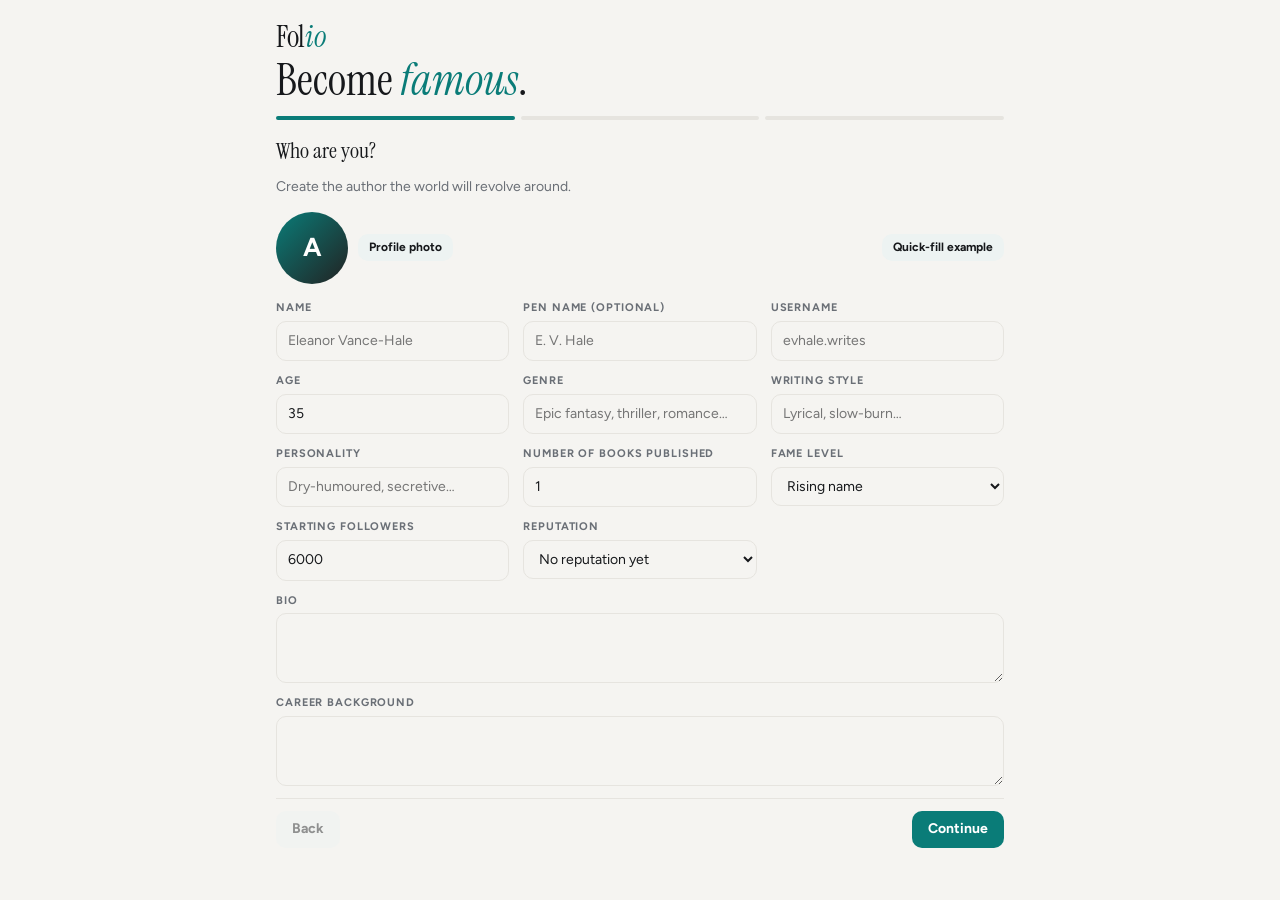
<file: index.html>
<!doctype html>
<html lang="en">
<head>
<meta charset="utf-8">
<meta name="viewport" content="width=device-width,initial-scale=1,viewport-fit=cover">
<title>Folio</title>
<link rel="preconnect" href="https://fonts.googleapis.com">
<link rel="preconnect" href="https://fonts.gstatic.com" crossorigin>
<link rel="stylesheet" href="https://fonts.googleapis.com/css2?family=Figtree:wght@400;500;600;700&family=Instrument+Serif:ital@0;1&display=swap">
<style>
/* Layout: phone-first app column; on desktop a left rail, centred feed and a right rail. */
:root{--bg:#f5f4f1;--card:#fff;--fg:#16181b;--mute:#6a6f76;--line:#e6e4df;--accent:#0a7c78;--accent-ink:#fff;--soft:#edf3f2;--heart:#e11d48;--gold:#b45309;--ok:#15803d;--bad:#b91c1c;--shadow:0 1px 2px rgba(0,0,0,.05),0 10px 30px -14px rgba(0,0,0,.22);--r:14px;--f-display:'Instrument Serif',Georgia,'Times New Roman',serif;--f-body:'Figtree',system-ui,-apple-system,'Segoe UI',Roboto,sans-serif}
@media (prefers-color-scheme:dark){:root:not([data-theme="light"]){--bg:#0b0d0e;--card:#141719;--fg:#ecebe7;--mute:#8b9298;--line:#25292c;--accent:#42d3cb;--accent-ink:#04201f;--soft:#142021;--heart:#fb4a73;--gold:#f0b35a;--ok:#4ade80;--bad:#f87171;--shadow:0 1px 2px rgba(0,0,0,.4),0 10px 30px -14px rgba(0,0,0,.7);color-scheme:dark}}
:root[data-theme="dark"]{--bg:#0b0d0e;--card:#141719;--fg:#ecebe7;--mute:#8b9298;--line:#25292c;--accent:#42d3cb;--accent-ink:#04201f;--soft:#142021;--heart:#fb4a73;--gold:#f0b35a;--ok:#4ade80;--bad:#f87171;--shadow:0 1px 2px rgba(0,0,0,.4),0 10px 30px -14px rgba(0,0,0,.7);color-scheme:dark}
*{box-sizing:border-box;-webkit-tap-highlight-color:transparent}
html,body{height:100%;margin:0}
body{background:var(--bg);color:var(--fg);font:14px/1.45 var(--f-body);overflow:hidden}
button{font:inherit;color:inherit;background:none;border:0;padding:0;cursor:pointer}
input,textarea,select{font:inherit;color:var(--fg)}
a{color:var(--accent)}
:focus-visible{outline:2px solid var(--accent);outline-offset:2px}
svg.ic{width:24px;height:24px;fill:none;stroke:currentColor;stroke-width:1.8;stroke-linecap:round;stroke-linejoin:round;flex:none}
svg.ic.fill{fill:currentColor}
#app{display:grid;grid-template-columns:minmax(0,1fr);height:100%;max-width:1200px;margin:0 auto}
#side,#right{display:none}
#col{display:flex;flex-direction:column;height:100%;min-width:0;position:relative}
#top{display:flex;align-items:center;gap:6px;padding:8px 14px;padding-top:calc(8px + env(safe-area-inset-top,0px));background:var(--bg);border-bottom:1px solid var(--line);z-index:5}
.brand{font:400 27px/1 var(--f-display);letter-spacing:-.01em;flex:1;cursor:pointer}
.brand i{font-style:italic;color:var(--accent)}
.chip{display:inline-flex;align-items:center;gap:6px;padding:5px 10px;border-radius:99px;background:var(--soft);font-size:12px;font-weight:600;white-space:nowrap}
.chip.live::before{content:"";width:7px;height:7px;border-radius:50%;background:var(--ok);animation:pulse 1.6s infinite}
.chip.paused::before{content:"";width:7px;height:7px;border-radius:2px;background:var(--gold)}
@keyframes pulse{50%{opacity:.25}}
.iconbtn{position:relative;width:38px;height:38px;display:grid;place-items:center;border-radius:50%}
.iconbtn:hover{background:var(--soft)}
.badge{position:absolute;top:2px;right:0;min-width:17px;height:17px;padding:0 4px;border-radius:9px;background:var(--heart);color:#fff;font-size:10px;font-weight:700;display:grid;place-items:center}
#view{flex:1;overflow-y:auto;overflow-x:hidden;padding-bottom:84px;scroll-behavior:auto}
#bottom{position:fixed;left:0;right:0;bottom:0;display:flex;justify-content:space-around;background:var(--bg);border-top:1px solid var(--line);padding:6px 0;padding-bottom:calc(6px + env(safe-area-inset-bottom,0px));z-index:6}
#bottom button,.navb{position:relative;width:52px;height:42px;display:grid;place-items:center;border-radius:12px;color:var(--mute)}
#bottom button.on,.navb.on{color:var(--fg)}
#bottom button.on svg,.navb.on svg{stroke-width:2.4}
#newpill{position:absolute;top:62px;left:50%;transform:translateX(-50%);z-index:7;background:var(--accent);color:var(--accent-ink);font-weight:700;padding:7px 14px;border-radius:99px;box-shadow:var(--shadow)}
#banner{background:var(--gold);color:#fff;text-align:center;font-weight:600;font-size:12px;padding:5px 10px}
@media(min-width:900px){
#app{grid-template-columns:232px minmax(0,630px) 310px;gap:0 22px}
#side{display:flex;flex-direction:column;gap:2px;padding:18px 8px;height:100%;overflow-y:auto}
#side .brand{padding:6px 12px 16px;font-size:34px;flex:none}
#side .navb{width:auto;height:48px;display:flex;justify-content:flex-start;gap:14px;padding:0 12px;font-size:15px;color:var(--fg);place-items:unset;align-items:center}
#side .navb.on{font-weight:700;background:var(--soft)}
#side .navb:hover{background:var(--soft)}
#right{display:block;padding:18px 0;height:100%;overflow-y:auto}
#bottom{display:none}#view{padding-bottom:30px}
#top .brand{display:none}#top{justify-content:flex-end;border-bottom:0}
#newpill{top:56px}
}
.card{background:var(--card);border:1px solid var(--line);border-radius:var(--r)}
.pad{padding:14px}
.sec{margin:14px 0}
.h{font:400 22px/1.15 var(--f-display);margin:0 0 8px}
.lbl{font-size:11px;font-weight:700;letter-spacing:.08em;text-transform:uppercase;color:var(--mute)}
.mute{color:var(--mute)}.sm{font-size:12px}.b{font-weight:700}.tc{text-align:center}
.row{display:flex;align-items:center;gap:10px;min-width:0}.row.wrap{flex-wrap:wrap}.sp{flex:1;min-width:0}
.btn{display:inline-flex;align-items:center;justify-content:center;gap:6px;padding:8px 16px;border-radius:10px;background:var(--soft);font-weight:700;white-space:nowrap}
.btn:hover{filter:brightness(.97)}
.btn.pri{background:var(--accent);color:var(--accent-ink)}
.btn.warn{background:transparent;color:var(--bad);border:1px solid var(--line)}
.btn.sm{padding:5px 11px;font-size:12px}
.btn:disabled{opacity:.45;cursor:not-allowed}
.av{border-radius:50%;display:grid;place-items:center;font-weight:700;color:#fff;flex:none;overflow:hidden;background-size:cover;background-position:center;text-transform:uppercase}
.av.ring{padding:2px;background:conic-gradient(var(--accent),var(--gold),var(--heart),var(--accent))}
.av.ring>span{display:grid;place-items:center;width:100%;height:100%;border-radius:50%;border:2px solid var(--bg);overflow:hidden;font-weight:700;color:#fff}
.vb{display:inline-block;vertical-align:-3px;width:15px;height:15px;margin-left:3px}
.nm{font-weight:700;cursor:pointer}.nm:hover{text-decoration:underline}
.stories{display:flex;gap:12px;overflow-x:auto;padding:12px 14px;scrollbar-width:none}
.stories::-webkit-scrollbar{display:none}
.st{display:flex;flex-direction:column;align-items:center;gap:4px;width:68px;flex:none;font-size:11px;cursor:pointer}
.st b{max-width:68px;overflow:hidden;text-overflow:ellipsis;white-space:nowrap;font-weight:500}
.chips{display:flex;gap:6px;overflow-x:auto;padding:0 14px 10px;scrollbar-width:none}
.chips button{padding:6px 12px;border-radius:99px;background:var(--soft);font-weight:600;font-size:12.5px;white-space:nowrap}
.chips button.on{background:var(--fg);color:var(--bg)}
.post{background:var(--card);border-top:1px solid var(--line);border-bottom:1px solid var(--line);margin-bottom:10px}
.post .hd{display:flex;align-items:center;gap:10px;padding:10px 12px}
.post .hd .sub{font-size:12px;color:var(--mute)}
.media{width:100%;aspect-ratio:1/1;display:block;object-fit:cover;background:var(--soft);overflow:hidden}
.media svg{width:100%;height:100%;display:block}
.tcard{width:100%;aspect-ratio:1/1;display:grid;place-items:center;padding:9%;text-align:center;color:#fff;font:400 clamp(20px,4.6vw,30px)/1.2 var(--f-display);overflow:hidden;position:relative}
.tcard small{position:absolute;left:12px;bottom:10px;font:600 10px var(--f-body);letter-spacing:.1em;text-transform:uppercase;opacity:.7}
.acts{display:flex;align-items:center;gap:4px;padding:6px 8px 0}
.acts button{display:flex;align-items:center;gap:5px;padding:6px;border-radius:10px}
.acts button.on{color:var(--heart)}.acts button.on svg{fill:var(--heart);stroke:var(--heart)}
.acts .sv.on{color:var(--fg)}.acts .sv.on svg{fill:var(--fg)}
.cap{padding:2px 12px 6px;white-space:pre-wrap;overflow-wrap:anywhere}
.cap .nm{margin-right:5px}
.tag{color:var(--accent);font-weight:600;cursor:pointer}
.stat{padding:0 12px;font-weight:700}
.vc{padding:0 12px 10px;color:var(--mute);font-size:13px;cursor:pointer}
.news{margin:0 12px 10px;padding:12px;border-radius:12px;background:var(--soft);border-left:4px solid var(--accent)}
.news h4{margin:2px 0 4px;font:400 21px/1.15 var(--f-display)}
.cm{display:flex;gap:10px;padding:8px 12px;align-items:flex-start}
.cm.rep{padding-left:calc(12px + 38px * var(--d))}
.cm .bd{flex:1;min-width:0;overflow-wrap:anywhere;white-space:pre-wrap}
.cm .ma{display:flex;gap:12px;color:var(--mute);font-size:12px;margin-top:2px;flex-wrap:wrap;align-items:center}
.cm .ma button{font-weight:600;color:var(--mute)}
.cm .ma button:hover{color:var(--fg)}
.cm .lk{display:flex;flex-direction:column;align-items:center;font-size:11px;color:var(--mute);min-width:26px;padding-top:2px}
.cm .lk button.on{color:var(--heart)}.cm .lk svg{width:15px;height:15px}.cm .lk button.on svg{fill:var(--heart)}
.pin{font-size:11px;color:var(--mute);font-weight:600}
.cmbox{display:flex;gap:8px;padding:10px 12px;border-top:1px solid var(--line);background:var(--card);align-items:flex-end}
.cmbox textarea{flex:1;border:1px solid var(--line);border-radius:18px;padding:8px 14px;resize:none;background:var(--bg);max-height:120px;min-height:38px}
.modes{display:flex;gap:6px;padding:6px 12px 0;flex-wrap:wrap}
.modes button{padding:3px 10px;border-radius:99px;border:1px solid var(--line);font-size:12px;font-weight:600;color:var(--mute)}
.modes button.on{background:var(--accent);color:var(--accent-ink);border-color:var(--accent)}
.grid3{display:grid;grid-template-columns:repeat(3,1fr);gap:2px}
.grid3>div{position:relative;aspect-ratio:1/1;overflow:hidden;cursor:pointer;background:var(--soft)}
.grid3 .tcard{padding:8%;font-size:clamp(11px,2.4vw,15px);aspect-ratio:auto;height:100%}
.grid3 .ov{position:absolute;top:6px;right:6px;color:#fff;filter:drop-shadow(0 1px 2px rgba(0,0,0,.6))}
.grid3 .ov svg{width:18px;height:18px}
.grid3 .hov{position:absolute;inset:auto 0 0 0;padding:4px 6px;font-size:11px;font-weight:700;color:#fff;background:linear-gradient(transparent,rgba(0,0,0,.6))}
.tabs{display:flex;border-top:1px solid var(--line);border-bottom:1px solid var(--line)}
.tabs button{flex:1;padding:11px 4px;font-weight:700;font-size:12px;letter-spacing:.06em;text-transform:uppercase;color:var(--mute);border-bottom:2px solid transparent}
.tabs button.on{color:var(--fg);border-bottom-color:var(--fg)}
.pf{padding:16px 14px}
.nums{display:flex;gap:18px;text-align:center}
.nums b{display:block;font-size:17px}
.hl{display:flex;gap:14px;overflow-x:auto;padding:12px 14px;scrollbar-width:none}
.hl::-webkit-scrollbar{display:none}
.item{display:flex;gap:12px;padding:12px 14px;border-bottom:1px solid var(--line);align-items:flex-start;cursor:pointer}
.item:hover{background:var(--soft)}
.item.unread{background:var(--soft)}
.dot{width:9px;height:9px;border-radius:50%;background:var(--accent);flex:none;margin-top:6px}
.thread{display:flex;flex-direction:column;gap:6px;padding:14px}
.msg{max-width:78%;padding:9px 13px;border-radius:18px;background:var(--soft);overflow-wrap:anywhere;white-space:pre-wrap}
.msg.me{align-self:flex-end;background:var(--accent);color:var(--accent-ink)}
.msg.sys{align-self:center;background:none;color:var(--mute);font-size:12px}
.typing{align-self:flex-start;color:var(--mute);font-size:12px;padding-left:6px}
.bar{height:8px;border-radius:5px;background:var(--line);overflow:hidden}
.bar>i{display:block;height:100%;background:var(--accent);border-radius:5px;transition:width .5s}
.meter{display:grid;grid-template-columns:110px 1fr 38px;gap:10px;align-items:center;padding:5px 0;font-size:13px}
.stg{display:grid;grid-template-columns:repeat(auto-fit,minmax(130px,1fr));gap:10px}
.tile{padding:12px;border-radius:12px;background:var(--soft)}
.tile b{display:block;font-size:20px;font-variant-numeric:tabular-nums}
.sect{padding:12px 14px 4px}
.trend{display:flex;justify-content:space-between;gap:10px;padding:8px 14px;cursor:pointer}
.trend:hover{background:var(--soft)}
.trend b{display:block}
.pill{display:inline-block;padding:2px 8px;border-radius:99px;background:var(--soft);font-size:11px;font-weight:700;color:var(--mute)}
.pill.ok{color:var(--ok)}.pill.bad{color:var(--bad)}.pill.gold{color:var(--gold)}
.in{width:100%;border:1px solid var(--line);border-radius:10px;padding:9px 11px;background:var(--bg)}
textarea.in{min-height:70px;resize:vertical}
.field{display:flex;flex-direction:column;gap:5px;margin-bottom:12px}
.g2{display:grid;grid-template-columns:repeat(auto-fit,minmax(200px,1fr));gap:0 14px}
.modal{position:fixed;inset:0;z-index:30;background:rgba(5,8,9,.55);display:flex;align-items:flex-end;justify-content:center}
.sheet{width:100%;max-width:560px;max-height:92%;overflow-y:auto;background:var(--card);border-radius:20px 20px 0 0;padding:16px;padding-bottom:calc(20px + env(safe-area-inset-bottom,0px));box-shadow:var(--shadow)}
@media(min-width:700px){.modal{align-items:center}.sheet{border-radius:20px}}
.sheet h3{margin:0 0 10px;font:400 26px/1.1 var(--f-display)}
.types{display:grid;grid-template-columns:repeat(auto-fill,minmax(96px,1fr));gap:8px;margin-bottom:12px}
.types button{padding:10px 6px;border-radius:12px;background:var(--soft);font-weight:600;font-size:12px;border:2px solid transparent}
.types button.on{border-color:var(--accent)}
.wiz{position:fixed;inset:0;z-index:40;background:var(--bg);overflow-y:auto}
.wiz .in-w{max-width:760px;margin:0 auto;padding:22px 16px 90px}
.wiz h1{font:400 44px/1 var(--f-display);margin:6px 0 4px}
.wiz h1 i{color:var(--accent)}
.steps{display:flex;gap:6px;margin:14px 0 18px}.steps i{flex:1;height:4px;border-radius:3px;background:var(--line)}.steps i.on{background:var(--accent)}
.bookc{padding:14px;margin-bottom:12px}
.bookc summary{cursor:pointer;font-weight:700;display:flex;gap:8px;align-items:center}
.wizbar{position:sticky;bottom:0;background:var(--bg);padding:12px 0;border-top:1px solid var(--line);display:flex;gap:10px;justify-content:space-between}
#storyv{position:fixed;inset:0;z-index:50;background:#000;display:none;align-items:center;justify-content:center}
#storyv.on{display:flex}
.sv-in{position:relative;width:100%;max-width:420px;height:100%;max-height:820px;display:flex;flex-direction:column;color:#fff}
.sv-bg{position:absolute;inset:0;display:grid;place-items:center;padding:30px;text-align:center;font:400 32px/1.2 var(--f-display);background-size:cover;background-position:center}
.sv-top{position:relative;z-index:2;padding:14px;padding-top:calc(14px + env(safe-area-inset-top,0px))}
.sv-bar{height:3px;background:rgba(255,255,255,.35);border-radius:2px;overflow:hidden}.sv-bar i{display:block;height:100%;background:#fff;width:0}
.sv-poll{position:relative;z-index:2;margin:auto 20px 20px;padding:12px;border-radius:14px;background:rgba(255,255,255,.92);color:#111}
.sv-poll .o{position:relative;padding:9px 12px;border-radius:9px;background:#eee;margin-top:6px;overflow:hidden;font-weight:700}
.sv-poll .o i{position:absolute;left:0;top:0;bottom:0;background:rgba(10,124,120,.3)}
.sv-poll .o span{position:relative}
.toast{position:fixed;left:50%;bottom:90px;transform:translateX(-50%);background:var(--fg);color:var(--bg);padding:9px 16px;border-radius:99px;font-weight:600;z-index:60;box-shadow:var(--shadow);max-width:90%}
.polls .o{position:relative;margin:6px 12px;padding:10px 12px;border-radius:10px;background:var(--soft);overflow:hidden;cursor:pointer;font-weight:600;display:flex;justify-content:space-between;gap:10px}
.polls .o i{position:absolute;left:0;top:0;bottom:0;background:color-mix(in srgb,var(--accent) 28%,transparent)}
.polls .o span{position:relative}
.ev{padding:10px 12px;border-radius:12px;background:var(--soft);margin:6px 0}
.ev.rare{border:1px solid var(--gold)}
.codex-grid{display:grid;grid-template-columns:repeat(auto-fill,minmax(210px,1fr));gap:10px}
.ent{padding:11px;border-radius:12px;border:1px solid var(--line);background:var(--card)}
.empty{padding:40px 20px;text-align:center;color:var(--mute)}
hr.s{border:0;border-top:1px solid var(--line);margin:10px 0}
.seg{display:inline-flex;border:1px solid var(--line);border-radius:10px;overflow:hidden}
.seg button{padding:6px 12px;font-weight:700;font-size:12px}
.seg button.on{background:var(--accent);color:var(--accent-ink)}
[hidden]{display:none!important}
@media(prefers-reduced-motion:reduce){*{animation:none!important;transition:none!important}}
</style>
</head>
<body>
<div id="app">
  <aside id="side"></aside>
  <div id="col">
    <header id="top"></header>
    <div id="banner" hidden></div>
    <main id="view"></main>
    <div id="newpill" hidden>New activity ↑</div>
    <nav id="bottom"></nav>
  </div>
  <aside id="right"></aside>
</div>
<div id="modal"></div>
<div id="storyv"></div>
<div id="wiz"></div>
<div id="toastbox"></div>
<script>
'use strict';
var S=null; // the whole world lives here
const IS_BROWSER=typeof document!=='undefined';
const R={
  f:()=>Math.random(),
  i:(a,b)=>a+Math.floor(Math.random()*(b-a+1)),
  pick:a=>a[Math.floor(Math.random()*a.length)],
  chance:p=>Math.random()<p,
  pickn(a,n){const c=a.slice(),o=[];while(c.length&&o.length<n)o.push(c.splice(Math.floor(Math.random()*c.length),1)[0]);return o},
  wpick(items,wf){let t=0;const ws=items.map(x=>{const w=Math.max(0,wf(x));t+=w;return w});if(t<=0)return items[Math.floor(Math.random()*items.length)];let r=Math.random()*t;for(let i=0;i<items.length;i++){r-=ws[i];if(r<=0)return items[i]}return items[items.length-1]},
  g(){return (Math.random()+Math.random()+Math.random()-1.5)/1.5}
};
const clamp=(x,a,b)=>Math.max(a,Math.min(b,x));
const esc=s=>String(s==null?'':s).replace(/[&<>"']/g,c=>({'&':'&amp;','<':'&lt;','>':'&gt;','"':'&quot;',"'":'&#39;'}[c]));
function fmt(n){n=Math.floor(n||0);if(n<1e4)return n.toLocaleString('en-US');if(n<1e6)return (n/1e3).toFixed(n<1e5?1:0).replace(/\.0$/,'')+'K';return (n/1e6).toFixed(n<1e7?2:1).replace(/\.?0+$/,'')+'M'}
function hash(s){let h=2166136261;s=String(s);for(let i=0;i<s.length;i++){h^=s.charCodeAt(i);h=Math.imul(h,16777619)}return h>>>0}
function uid(p){S.nid=(S.nid||1)+1;return p+S.nid.toString(36)}
function cap1(s){return s?s.charAt(0).toUpperCase()+s.slice(1):s}
function uniq(a){return Array.from(new Set(a))}
function lines(s){return String(s||'').split(/\n+/).map(x=>x.trim()).filter(Boolean)}
function csv(s){return String(s||'').split(/[,\n;]+/).map(x=>x.trim()).filter(Boolean)}
function timeAgo(hr){const d=S.hour-hr;if(d<1)return 'now';if(d<24)return Math.floor(d)+'h';if(d<168)return Math.floor(d/24)+'d';if(d<24*60)return Math.floor(d/168)+'w';if(d<24*365)return Math.floor(d/(24*30))+'mo';return Math.floor(d/(24*365))+'y'}
function simDate(hr){const d=new Date((S.t0||Date.now())+hr*3600e3);return d.toLocaleDateString('en-GB',{day:'numeric',month:'short',year:'numeric'})}
function simClock(){const d=new Date((S.t0||Date.now())+S.hour*3600e3);return d.toLocaleDateString('en-GB',{day:'numeric',month:'short'})+' · '+String(d.getHours()).padStart(2,'0')+':00'}
function humanAgo(h){if(h<3)return 'earlier';if(h<30)return 'yesterday';const d=Math.round(h/24);if(d<7)return d+' days ago';const w=Math.round(d/7);if(d<30)return w===1?'last week':w+' weeks ago';const m=Math.round(d/30);if(m<12)return m===1?'last month':m+' months ago';const y=Math.round(d/365);return y===1?'last year':y+' years ago'}
function words(t){return String(t).toLowerCase().replace(/[^a-z0-9'\s]/g,' ').split(/\s+/).filter(Boolean)}
const STOP=new Set('the a an and or but if then so of to in on at for with from by is are was were be been it its this that these those i you he she they we me my your his her their our not no yes do does did have has had will would can could should just very really about into out up down over under than too also as who what when where why how all any some more most such only own same there here which while'.split(' '));
function sigWords(t){return words(t).filter(w=>w.length>3&&!STOP.has(w))}
// ---------- word banks ----------
const FIRST='Mia,James,Priya,Tomasz,Chloe,Dani,Kofi,Sasha,Liam,Noor,Elena,Marcus,Yuki,Ola,Hannah,Rafael,Imani,Callum,Bea,Jun,Siobhan,Dmitri,Leila,Theo,Maribel,Wren,Aaron,Zainab,Freya,Nico,Gus,Ines,Pablo,Tessa,Hiro,Amara,Declan,Rosa,Kit,Lucas,Anika,Owen,Selin,Jorge,Maeve,Ravi,Esme,Bao,Cleo,Idris,Joss,Petra,Wes,Lottie,Arjun,Fenna,Cormac,Dalia,Ezra,Greta,Hugo,Isla,Jamal,Kara,Lena,Milo,Nadia,Otis,Paloma,Quinn,Remy,Stella,Tariq,Uma,Vince,Winnie,Xavi,Yara,Zeke,Bronwyn,Caleb,Delphine,Emeka,Farah,Gideon,Harriet,Ingrid,Jasper,Keiko,Lorcan,Mina,Niall,Odette,Parisa,Rory,Sunny,Tove,Una,Viktor'.split(',');
const LAST='Okafor,Brennan,Castillo,Novak,Lindqvist,Park,Haddad,Whitlock,Moreau,Tanaka,Bianchi,Adeyemi,Kowalski,Sutherland,Reyes,Iyer,Fitzgerald,Nakamura,Osei,Vasquez,Hartley,Dubois,Zhang,Murphy,Petrov,Santos,Larsen,Abbott,Choi,Fernandes'.split(',');
const LOCS='Manchester, UK|Austin, TX|Lagos, Nigeria|Toronto, Canada|Melbourne, Australia|Dublin, Ireland|Manila, Philippines|Berlin, Germany|São Paulo, Brazil|Chicago, IL|Mumbai, India|Sydney, Australia|Glasgow, Scotland|Seoul, South Korea|Nairobi, Kenya|Mexico City|Cardiff, Wales|Seattle, WA|Leeds, UK|Cape Town, South Africa|Wellington, NZ|Lisbon, Portugal|Atlanta, GA|Vancouver, Canada|Singapore|Brooklyn, NY|Bristol, UK|Warsaw, Poland|Nottingham, UK|Denver, CO|Perth, Australia|Kuala Lumpur|Montreal|Madrid|Portland, OR|Edinburgh|Houston, TX|Accra, Ghana|Oslo|Cork, Ireland'.split('|');
const JOBS='nursing student|line cook|paralegal|high school teacher|warehouse picker|grad student|barista|software tester|librarian|night security guard|freelance illustrator|vet tech|accountant|retired postman|stay-at-home dad|bus driver|dental hygienist|call centre agent|apprentice electrician|marketing intern|pharmacist|bookshop clerk|delivery rider|physio|farm hand'.split('|');
const HOBBIES='bouldering|pottery|gaming|knitting|running|D&D|baking sourdough|thrifting|embroidery|fantasy football|birdwatching|painting minis|journaling|cycling|karaoke|film photography'.split('|');
const PETS='a very fat cat|two rescue dogs|a grumpy rabbit|a parrot that swears|no pets (sadly)|a one-eyed cat|a tortoise called Gerald'.split('|');
const SHOWS='a cooking show|a true-crime podcast|old sitcoms|a sports documentary|anime|a baking competition|the football|a cosy mystery series'.split('|');
const H_ADJ='sleepy,gloomy,feral,tiny,midnight,soft,salty,pale,restless,velvet,clumsy,dusty,electric,quiet,wandering,bitter,lazy,golden'.split(',');
const H_NOUN='reader,pages,bookmark,tea,moth,owl,raven,lantern,ink,margins,spine,cat,paperback,comet,biscuit,candle,shelf,notes,coffee'.split(',');
const H_SUF={lore:['lore','archive','theories','keeper','notes','files','scholar','annotated'],meme:['memes','shitposts','daily','posting','bits'],ship:['shipper','is_canon','stan','simp','lives'],stan:['stan','fan','lives','supremacy','girlie'],default:['reads','fan','books','pages','shelf','lit','tbr','reviews','','']};
const OUTLETS=['The Margin Review','Paperwhite','Quill & Ledger','The Inkwell Gazette','Folio Daily','Shelfward','The Reading Room','Spine Magazine'];
const PUBLISHERS=['Harrowgate Books','Lantern & Vale','Northlight Press','Meridian House','Blackthorn Imprint'];
const AWARDS=['the Golden Quill','the Hollin Prize','the Reader\'s Laurel','the Alder Medal','the Ashbourne Award'];
const FIRST_AU=['Marguerite','Dominic','Teodora','Callan','Imogen','Rashid','Beatrix','Soren','Odalys','Fitz','Lucinda','Anselm'];
const LAST_AU=['Vane','Ashgrove','Okonjo','Thackeray','Lund','Marlowe','Bellweather','Sato','Quill','Hargreave','Delacroix','Finch'];
// slang / tics by age cohort
const TICS={young:['ngl','lowkey','tbh','honestly','literally','genuinely','fr','not gonna lie','okay but','bro','like'],mid:['honestly','genuinely','I mean','look,','frankly','okay so','tbh','actually'],old:['Frankly,','Well,','I must say,','Honestly,','Truthfully,','To be fair,']};
const EMO_SETS={emotional:['😭','💔','😩','🥲','😢'],meme:['💀','😭','🤣','😂'],sup:['❤️','🥹','✨','🫶','🙏'],skep:['🙄','😐','🤨'],lore:['👀','🔍','🧵','📌'],cons:['👁️','🧠','🕵️'],hater:['🙄','🤡','😴'],casual:['😊','📚','☕','😅'],hype:['🔥','😱','🤯','🚨']};
// ---------- archetypes ----------
// w = spawn weight, t = trait baselines (obs=obsession, know=lore knowledge, snark, emo, verb, care=typo carelessness, terse)
const ARCH={
 casual:{w:20,t:{obs:.25,know:.25,snark:.2,emo:.35,verb:.4,care:.4,terse:.3},em:'casual',att:.35},
 lurker:{w:9,t:{obs:.15,know:.2,snark:.3,emo:.2,verb:.1,care:.6,terse:.9},em:'casual',att:.2},
 emotional:{w:11,t:{obs:.6,know:.45,snark:.1,emo:.95,verb:.6,care:.5,terse:.2},em:'emotional',att:.55},
 lore:{w:8,t:{obs:.95,know:.95,snark:.3,emo:.4,verb:.9,care:.2,terse:0},em:'lore',att:.6},
 skeptic:{w:6,t:{obs:.4,know:.5,snark:.7,emo:.2,verb:.6,care:.3,terse:.2},em:'skep',att:-.1},
 hater:{w:4,t:{obs:.5,know:.45,snark:.95,emo:.5,verb:.4,care:.6,terse:.4},em:'hater',att:-.75},
 defender:{w:5,t:{obs:.7,know:.7,snark:.6,emo:.6,verb:.6,care:.3,terse:.1},em:'sup',att:.8},
 conspiracy:{w:3,t:{obs:.9,know:.85,snark:.5,emo:.5,verb:.8,care:.4,terse:.1},em:'cons',att:.1},
 shipper:{w:6,t:{obs:.8,know:.6,snark:.3,emo:.9,verb:.5,care:.5,terse:.2},em:'emotional',att:.6},
 stan:{w:5,t:{obs:.85,know:.6,snark:.3,emo:.8,verb:.4,care:.5,terse:.3},em:'sup',att:.6},
 antistan:{w:3,t:{obs:.7,know:.6,snark:.8,emo:.7,verb:.5,care:.5,terse:.3},em:'hater',att:.1},
 meme:{w:5,t:{obs:.4,know:.5,snark:.9,emo:.4,verb:.3,care:.8,terse:.7},em:'meme',att:.3},
 reviewer:{w:4,t:{obs:.6,know:.8,snark:.4,emo:.15,verb:.95,care:.05,terse:0},em:'casual',att:.1},
 newbie:{w:8,t:{obs:.35,know:.1,snark:.1,emo:.6,verb:.5,care:.5,terse:.3},em:'casual',att:.55},
 veteran:{w:5,t:{obs:.85,know:.9,snark:.3,emo:.5,verb:.7,care:.3,terse:.1},em:'sup',att:.6},
 asker:{w:6,t:{obs:.6,know:.5,snark:.1,emo:.4,verb:.5,care:.4,terse:.3},em:'casual',att:.45},
 solver:{w:3,t:{obs:.9,know:.7,snark:.2,emo:.8,verb:.5,care:.6,terse:.2},em:'hype',att:.5},
 wrong:{w:3,t:{obs:.7,know:.3,snark:.3,emo:.6,verb:.6,care:.7,terse:.2},em:'hype',att:.4},
 chatty:{w:5,t:{obs:.3,know:.3,snark:.3,emo:.5,verb:.8,care:.5,terse:.1},em:'casual',att:.4},
 supporter:{w:6,t:{obs:.5,know:.4,snark:.05,emo:.7,verb:.5,care:.3,terse:.2},em:'sup',att:.7}
};
// intent affinity per archetype (multiplier; default 1)
const AI={
 lore:{theory:3,clue:3,wording:2,loreQ:2,askWhy:2,conspiracy:1.5,critique:1,short:.3,joke:.5,panic:.5,solver:1.5,life:.2},
 casual:{praise:2,life:2,short:2,newbie:1,confused:1.5,joke:1,theory:.3,clue:.3,reviewer:.2,wording:.3},
 emotional:{panic:3,stan:2,praise:2,support:2,distrust:1.5,beg:2,petty:.4,theory:.5,wording:.5},
 skeptic:{critique:3,petty:1,reviewer:2,defend:.2,praise:.3,mixed:2,compare:2,panic:.3},
 hater:{petty:4,critique:2,compare:3,bait:2,mixed:1,praise:.05,hype:.1,support:.1,congrats:.1,panic:.2,favQuote:.1,preorder:.1},
 defender:{defend:5,praise:2,support:2,petty:.1,compare:.2},
 conspiracy:{conspiracy:5,clue:2,wording:3,theory:2,bait:2,distrust:2},
 shipper:{ship:5,panic:1.5,praise:1,stan:1.5},
 stan:{stan:5,panic:2,praise:1.5,antistan:0},
 antistan:{antistan:5,petty:1.5,critique:1,mixed:1,stan:0},
 meme:{joke:6,short:2,praise:.3,theory:.5,critique:.3},
 reviewer:{reviewer:5,critique:3,praise:1.5,compare:2,mixed:1.5,short:.2},
 newbie:{newbie:5,confused:2,praise:1,short:1.5,theory:.2},
 veteran:{veteran:5,recall:2,clue:1.5,praise:1,support:1.5,newbie:0},
 asker:{loreQ:4,askWhy:3,beg:2,confused:1},
 solver:{solver:6,theory:2,clue:1.5},
 wrong:{wrong:6,theory:2,predict:2},
 chatty:{life:5,support:2,short:.5},
 lurker:{short:6,praise:.5},
 supporter:{support:4,praise:2,congrats:3,defend:2,hype:1.5}
};
// intent polarity toward the author/books (-1 negative .. +1 positive)
const POL={panic:0,theory:0,clue:0,bait:-.7,joke:0,wording:0,beg:.2,distrust:-.6,confused:0,praise:1,critique:-.5,petty:-1,defend:.9,loreQ:.2,ship:.4,stan:.6,antistan:-.4,veteran:.6,newbie:.5,reviewer:-.1,solver:.2,wrong:.1,conspiracy:-.2,recall:-.1,life:.1,short:0,congrats:.9,date:.1,delay:-.3,cover:.1,mapR:.1,charArt:.2,symbol:.1,manuscript:.1,desk:.2,note:.2,docR:.2,support:.8,pollR:0,qaQ:.2,rumourR:0,preorder:.8,hype:.7,mixed:-.2,missing:-.2,compare:-.7,askWhy:.1,predict:.1,favQuote:.8,reread:.5,helped:.9};
// scene -> intent multipliers
const SI={
 teaser:{beg:3,hype:3,bait:2.5,theory:2,short:2,date:2,joke:2,distrust:1,missing:.3,solver:1.5},
 threat:{panic:5,theory:4,clue:3,bait:2,joke:2.5,wording:3,beg:3,distrust:2,confused:1.5,stan:2,antistan:1.5,short:2,predict:2,solver:1},
 reveal:{theory:2,clue:3,wording:2,critique:2,praise:2,petty:1,conspiracy:2,solver:2,wrong:1,recall:2,defend:1,short:2,loreQ:1.5,joke:1.5,panic:1.5,compare:.5},
 quote:{favQuote:3,praise:3,wording:2,clue:1.5,stan:1.5,joke:1,short:2,reviewer:1.5,critique:1,newbie:1.5},
 cryptic:{theory:4,wording:4,solver:3,wrong:3,bait:3,joke:3,beg:2,conspiracy:3,clue:3,confused:2,short:3,distrust:1},
 lore:{theory:2,clue:3,loreQ:2.5,wording:2,conspiracy:2,critique:2,askWhy:2,defend:1.5,praise:1.5,reviewer:1,petty:1,short:1.5,recall:2},
 bts:{praise:1.5,life:2.5,support:2,congrats:1.5,joke:2,short:2,askWhy:1,newbie:1,veteran:1,reviewer:.5},
 writing:{congrats:3,hype:2.5,beg:2,date:2,joke:2,short:2,support:1.5,delay:.6,life:1,missing:.3,bait:1},
 cover:{cover:5,praise:2,critique:2,petty:1,joke:1.5,short:2,preorder:2,hype:1.5,date:1,wording:1},
 release:{date:3,preorder:4,hype:3,joke:1.5,praise:1.5,short:2,delay:.8,congrats:2,life:1,petty:1,critique:1},
 delay:{delay:7,petty:3,support:2,bait:2,distrust:2,joke:2,short:2,critique:1.5,beg:1},
 personal:{support:4,life:4,joke:2,short:2,congrats:2,praise:1,mixed:1},
 poll:{pollR:5,joke:2,short:2.5,distrust:1,bait:1,defend:1,theory:1},
 qa:{qaQ:9,loreQ:3,askWhy:2,short:.6,life:1,newbie:1},
 rumour:{rumourR:5,joke:2,bait:2,distrust:2,short:2,panic:2,hype:1.5,theory:1.5},
 plain:{praise:2,short:2,joke:2,life:1.5,hype:1,newbie:1,veteran:1,reviewer:1,petty:1,support:1,reread:1.5}
};
const IMG_USE_INT={map:{mapR:8,theory:2,askWhy:2},character:{charArt:8,stan:2,antistan:1,ship:1.5},symbol:{symbol:8,theory:2.5,solver:2,conspiracy:2},cover:{cover:7,preorder:2},manuscript:{manuscript:8,wording:2.5,clue:2},note:{note:8,wording:2},desk:{desk:8,life:2},doc:{docR:8,theory:2,loreQ:2},cryptic:{wording:3,theory:3,solver:2},teaser:{hype:2,beg:2},personal:{life:3,support:3}};
const SCENE_FOR_TYPE={photo:'plain',teaser:'teaser',character:'plain',quote:'quote',cryptic:'cryptic',lore:'lore',bts:'bts',writing:'writing',cover:'cover',release:'release',personal:'personal',poll:'poll',qa:'qa',rumour:'rumour',delay:'delay',text:'plain'};
// genre name generators
const SYL={
 fantasy:{a:'ae,al,ar,bel,cal,dar,el,fen,gal,hal,is,kor,lor,mar,nor,or,rin,sel,thal,ul,vor,wyn,zar,ced,ys,eld'.split(','),b:'a,an,en,ia,is,or,us,wyn,dric,ra,th,iel,mund,ith'.split(',')},
 scifi:{a:'ka,zen,tor,vex,nyx,ori,syl,qua,dra,ion,hel,mir,tal,rho,ax'.split(','),b:'a,on,ix,us,ara,eth,is,os,ur,en'.split(',')},
 modern:{a:'Ava,Noah,Ruth,Cole,June,Eli,Nora,Jude,Ines,Theo,Lena,Owen,Maya,Silas,Greta'.split(','),b:['']},
 dark:{a:'Mor,Vel,Cor,Mal,Ner,Sar,Ven,Tho,Gra,Ish,Ul'.split(','),b:'ain,wick,thorne,gar,iel,aeth,ek,oth'.split(',')}
};
const PL_A='Black,Hollow,Ash,Silver,Gilded,Salt,Iron,Pale,Weeping,Broken,Old,Drowned,Ember,Thorn,Winter'.split(',');
const PL_B='Cathedral,Coast,Reach,Keep,Marsh,Court,Spire,Harbour,Gate,Vale,Crossing,Archive,Bridge,Orchard,Barrow'.split(',');
const FAC_B='Court,Order,Syndicate,Guild,Covenant,Legion,Choir,Assembly,Company,Concord'.split(',');
const OBJ_B='Crown,Key,Lantern,Ledger,Mirror,Blade,Seal,Compass,Bell,Locket'.split(',');
const MASK=['Masked King','Veiled Oracle','Hollow Prince','Silent Regent','Pale Hand','Nameless Queen','Tallow Saint','Ninth Voice'];
const QUIRKS=['every member of {F} has silver eyes','nobody in {P} will say the old name aloud','{F} always travels in groups of seven','the bells of {P} ring on the wrong hour','no one has ever seen {F} eat','every map of {P} is missing the same corner','the {O} is never mentioned before the Collapse'];
const GENRE_KEY=g=>{g=(g||'').toLowerCase();if(/sci|space|cyber|dyst/.test(g))return 'scifi';if(/rom|contemp|lit|cozy|ya|young/.test(g))return 'modern';if(/horror|thrill|myst|crime|gothic|dark/.test(g))return 'dark';return 'fantasy'};
const EXAMPLE_UNIVERSE={
 author:{name:'Eleanor Vance-Hale',pen:'E. V. Hale',user:'evhale.writes',age:41,genre:'Epic fantasy',style:'Lyrical, slow-burn, heavy on political intrigue and tragic irony',personality:'Dry-humoured, secretive, quietly warm with fans',bio:'Author of The Ashen Crown saga. Tea, rain, unreliable narrators.',career:'Debuted at 29 with a small press. Breakout hit in year four. Hates spoilers more than readers do.',fameLevel:'bestseller',followers:480000,reputation:'respected'},
 book:{title:'The Ashen Crown',genre:'Epic fantasy',desc:'A disgraced archivist uncovers that the dead king\'s crown is still choosing rulers.',characters:'Elias Thorne\nSeraphine Vale\nMara Quill\nCaptain Odric Wend\nThe Masked King\nLady Iselde',protagonist:'Elias Thorne',antagonist:'The Masked King',setting:'The drowned kingdom of Valdrenn, years after the Collapse',factions:'The Silver Court\nThe Order of Embers\nThe Salt Guild',locations:'The Black Cathedral\nHollow Reach\nThe Western Colonies\nAshgate',magic:'Magic costs memory. Every spell erases something the caster loves.',timeline:'Year 0: The Collapse\nYear 31: The Crown is lost\nYear 87: Elias finds the archive door',events:'The Fall of the First Dynasty\nThe Night of Bells\nElias enters the Sealed Chamber',secrets:'The Masked King is Seraphine\'s father\nThe Crown is alive and chooses its wearer',mysteries:'Who wrote the letter in chapter 19\nWhat happened to the Western Colonies',quotes:'Memory is the only crown that cannot be stolen.\nEvery kingdom is built on something it forgot.',rel:'Elias + Seraphine: tragic romance\nMara + Seraphine: sisters by choice\nElias + Odric: mentor and betrayer',ending:'Elias wears the Crown and forgets Seraphine.',future:'The Salt Throne\nA Ledger of Bells'}
};
// ---------- comment templates: [a|b] = random alternative, {X} = slot ----------
const T={
panic:[
"no no no. {C}?? what did you do to {C}",
"[I have genuinely been staring at this for ten minutes|been sitting here for a while] trying to work out what 'surprised' means for {C}",
"if {C} dies I'm [done|logging off|actually going to riot|filing a formal complaint]",
"[please|I'm asking nicely|I'm begging you]. not {C}.",
"my heart. {C}. my [HEART|poor heart|entire week]",
"the way I just put my phone face down and walked away from it",
"[this is how it starts|this is exactly how the last {C} thing started]. and I [was fine before this post|still haven't recovered from book {N}]",
"{A} I have a [full day of work|exam|flight] tomorrow and you do this to us",
"nope. closing the app. [reopening it immediately|coming back in an hour]",
"the {P} chapter already broke me once, I can't do it again"],
theory:[
"[ok so|hear me out|okay hear me out|so|theory:] {CLAIM}. [the {P} scene in book {N} only works if that's true|it would explain the whole {P} thing|it explains why {C} never answers when {C2} asks]",
"[I'm calling it now:|calling it:|screenshot this:] {CLAIM}",
"what if {CLAIM} and [we've been reading it wrong this whole time|that's why chapter {ch} feels off]?",
"[unpopular theory|spicy theory|probably nothing but] — {CLAIM}. [the pieces fit|think about {P}|think about what {F} gains]",
"{CLAIM}. [that's it. that's the comment|and I will not be taking questions|no further evidence, just vibes]",
"[everyone's looking at {C2} but|while everyone argues about {C2},] I think {CLAIM}",
"been [turning this over|chewing on this] since book {N}: {CLAIM}. [the timeline supports it|tell me I'm wrong]"],
clue:[
"[remember|don't forget|go back and reread] chapter {ch}? {C} [never actually says|conveniently doesn't mention|avoids looking at] {P}",
"[page {pg} of book {N}|chapter {ch}] already [hinted at this|set this up]. [rereading it now|I just checked]",
"[this lines up with|this is the same thing as] what {F} [did|said] in book {N}. [not a coincidence|I'm not letting this go]",
"chapter {ch} literally [makes me more sure|says it outright if you read it twice|has the answer]",
"the [mural|map|letter|ledger] in chapter {ch} [matches this|already told us]. nobody wants to talk about it though",
"[you mentioned|there's a line about] {O} way back in book {N} and [we all skipped it|nobody followed up on it]"],
bait:[
"[you do this every single time|this is bait|you're doing it on purpose|we know exactly what you're doing], {A}",
"[trolling|bait|a classic|an absolute classic] [from our favourite author|and it worked]. I'm [obviously|of course] [spiralling|refreshing every five minutes]",
"[three teasers in a row|another teaser|another cryptic post] and still no [release date|chapter|actual information]",
"[I refuse to be baited|you can't keep doing this to us|this is psychological warfare]. [anyway what does it mean|...what does it mean]",
"[the 'something is coming' era again|the cryptic post era again]. [we've been here before|and last time it was {ago}]",
"{A} posts one sentence and [the whole fandom|everyone] [loses their minds|spends a week analysing it]. [iconic|genius marketing|rude]"],
joke:[
"[bro|man|ok but|me:] really [saw|met|released] [an ancient god|a literal kingdom-ending prophecy] and said 'yeah I'll deal with that later' [💀|]",
"me: I'm fine. {A}: *posts about {C}* me: [sobbing|screaming|in the group chat at 3am]",
"{C} walking into {P} [for the third time|again|with zero plan] like it's a [shopping trip|gym|group project]",
"[{C} having a normal day|{C2} minding their own business|{F} being {F}]: [{A} has entered the chat|chapter {ch}]",
"[the {P} tourism board|{F} HR department|{C}'s therapist] [watching this|reading this] like [hm|oh no|billable hours]",
"[nobody:|literally no one:|reader at page {pg}:] {C}: [I have a plan|trust me]",
"[POV|pov:] you're {C2} and [{C} just said 'trust me'|you already know how this ends]",
"if {A} says 'no spoilers' one more time I'm [naming my cat {C}|getting {C} tattooed|starting a podcast]"],
wording:[
"the word '{W}' is doing [a lot of heavy lifting|so much work] here",
"{A} said '{W}' not '{W2}' and I [refuse to believe that was accidental|am not recovering from that]",
"[notice|you wrote|the phrasing is] '{W}'. [not '{W2}'. {W}.|that's a choice.]",
"'{W}' — [interesting|ok|hm] [word|choice of word|verb]. [{C} would say the same thing|I'm writing this down]",
"[reading too much into it but|I know I'm overanalysing but] '{W}' [feels deliberate|is exactly what {C} said in book {N}]"],
beg:[
"[please|pls|I'm begging] just tell us if {C} [is okay|survives|is alive|is the one]",
"can you at least [confirm|tell us] whether this is about book {N} [or|and not] {B2}",
"[one hint|just a tiny hint|a single word], {A}. [yes or no|I won't tell anyone|I'll leave you alone]",
"[give us something|throw us a bone]. {C}. {P}. [anything|a name]",
"is {C} going to be okay [yes/no|y/n]? [I can take it|asking for my blood pressure]"],
distrust:[
"[I don't trust you anymore|I trust nothing you say now|you lost my trust at book {N}] [after what you did to {C}|after the {P} chapter]",
"[the last time you said|you said] [nothing bad would happen to {C}|{C} was safe|it was a gentle chapter]. [I remember|I believe nothing]",
"every time {A} says 'don't worry' [a character dies|someone loses a hand|{P} burns]",
"[this reads like|that's the tone you used before] chapter {ch}. [I'm bracing|I'm not falling for it]"],
confused:[
"[wait|ok wait|sorry] [I'm only on|I just started] [book {N}|chapter {ch}]. who is {C}?",
"[spoilers?? I'm still on|please tell me this isn't a spoiler, I'm only on] [book {N}|chapter {ch}]",
"[I understood about 30% of this comment section|what are people talking about] and I've read [two books|the first one|half of book {N}]",
"[is this about {C}|who's {C2}|is {P} the place from the start]? [genuinely lost|asking for a friend|I need a recap]"],
praise:[
"the way you [wrote|handled|built] {C} in the {P} [chapter|scene|sequence] [is|was] [still|genuinely] living in my head [rent free|weeks later]",
"[I still think about|I've re-read] the {P} [scene|chapter|passage] [more than I should|at least four times]. {C} never felt more [human|real|alive]",
"[the restraint|the patience|the pacing] in book {N}. [you let {C} be quiet for a hundred pages and it paid off|nobody else writes grief like this]",
"[the {F} politics|the council scenes|the {P} worldbuilding]: [it works because|it lands because|it only holds up because] {C} [is allowed to be wrong|actually has something to lose]",
"[it's the small things|small thing but]: the [detail|line] about {O}. [I noticed it on the second read and gasped|that's the writing]",
"I [finished|reread] {B} on a [train|bus|night shift|lunch break] and [missed my stop|forgot to eat]. [{C}'s arc|the ending|that last chapter] did that"],
critique:[
"I don't hate the [ending|reveal|twist], but [it undermines|it cuts against] [the first two books|what {C} wanted all along] because [the original mystery depended on the opposite reading|the {P} setup promised something else]",
"[the middle of|the second half of] book {N} [drags|loses focus|repeats itself]. [the {P} detour could have been fifty pages shorter|I'd have cut one of the {F} subplots]",
"[{C}'s motivation|the {F} plot|the timeline] [doesn't hold up|has a hole in it]: [if {C} knew about {P}, why wait|how does the Collapse date work]",
"love the prose, [but|though] [you keep reaching for the same image|every reveal is a letter|everyone speaks in aphorisms]",
"[the world is deep but the plot is thin|great ideas, uneven delivery]. [I'd give book {N} a 3.5|book {N} is the weak link]"],
petty:[
"[700|800|900|1000] pages for THAT [ending|payoff]. I'm [sick|furious|tired]",
"[honestly|ngl] [one of the most overrated|so overrated] [authors|series] [I've read|out there]",
"[still can't believe I finished|why did I finish|wasted a month on] {B}. [never again|the {P} chapters alone]",
"[so many pages|so much worldbuilding] and [no one has a personality|nothing happens until the last 60 pages]",
"{C} [fans|stans] are [exhausting|the worst]. [also the book is too long|and the book is way too long]",
"a [grocery list|phone book|dictionary] [with a plot|of invented names]. [good luck|no thanks]"],
defend:[
"[imagine|some of you] [reading|read] {pg} pages and [somehow missing|completely missing] the [entire point|whole point of {C}]",
"the [discourse|take] about [{B} being too long|the ending being 'bad'] is [hilarious|wild] to me. [it's slow on purpose|it is paced like grief]",
"[you can dislike the ending but|say you wanted a different book, don't say] it's [lazy|badly written]. [the set-up is on every page|{C}'s arc demands it]",
"if you think {C} is [a mistake|badly written|pointless] you [didn't read|weren't paying attention to] [book {N}|the {P} chapter]",
"[the amount of people|people really] [reviewing|judging] a [{pg}-page|seven-book] series off [one chapter|a tweet] [is insane|is something]"],
loreQ:[
"[wait|quick question:|genuine question:] [have you ever|did you ever] [confirmed|explained] whether {CLAIM}?",
"[is it true that|so is it actually true that|can we get a yes or no on whether] {CLAIM}?",
"[I need to know|I can't stop thinking about it|serious lore question]: {CLAIM}?",
"[someone|anyone] please [settle this|help]: does {CLAIM}? [we've been arguing for days|my friend says no]",
"[you never actually said|nobody ever confirmed] whether {CLAIM}. [was that intentional|asking nicely]"],
ship:[
"[I don't care what anyone says|no one can convince me|you can't change my mind], {C} and {C2} [are absolutely in love|are endgame|were always going to be this]",
"{C} and {C2} [in {P}|in the {P} scene|at the end of book {N}] — [that look|that pause|that single line]. [case closed|I rest my case]",
"[the {C}/{C2} slow burn|the {C} and {C2} thing] is [the only reason I kept going|better than most romance novels|criminally underwritten]",
"[if|when] {C} and {C2} [don't end up together|get separated again] I'm [writing a strongly worded letter|moving to {P}]",
"[no because|ok but] {C} [remembers|keeps] {C2}'s [name|scarf|handwriting] and tell me that's not [love|devotion]"],
stan:[
"[I've read the whole series [three|twice|four] times and I'm still here|still here] exclusively for {C}",
"{C} [is|has always been] [the reason I read these|the only character who matters|the series]. [the rest is optional|everyone else is a side quest]",
"[I only care about|my entire personality is] {C}. [please keep them alive|please let them be happy|please give them a POV chapter]",
"[every|each] time {C} [appears|walks into a scene|says anything] I [sit up straighter|forget the plot]",
"[book {N} was just|the {P} chapters were just] [waiting rooms|filler] until {C} showed up again"],
antistan:[
"{C} has been [ruining everyone's lives|making everything worse|causing every single problem] for [four|three|five] books",
"[unpopular opinion|hot take]: {C} is [overrated|insufferable|the worst thing about this series]. [change my mind|fight me]",
"[why does the plot|why does everyone] [bend over backwards for|forgive] {C}? [genuinely asking|I'm tired]",
"[every scene with|every time I see] {C} I [skim|put the book down|sigh out loud]"],
veteran:[
"I've been here since [book one|the first book|before the {B} cover], [seeing people discover this world now is insane|and watching this fandom grow is surreal|and I miss when it was twelve of us in a forum thread]",
"[I remember when|back when] nobody knew what {F} was. [now there are|now we have] [edits|rankings|timelines] [everywhere|about it]",
"[been reading since|day-one reader since] [the first print run|release week]. [still not over|I still have my first copy] [{P}|{C}'s first scene]",
"[long-time readers will remember|the old guard knows] [the {P} thread|the first theory wars]. [we were so wrong|we were so young]"],
newbie:[
"[Okay|ok] I'm [{pg} pages in|a few chapters in|on chapter {ch}] and I already know [I'm about to become insufferable about this|this is going to wreck me]",
"[I started|just started|picked up] {B} [last week|this month|on a whim] and now [I can't read anything else|I'm behind on sleep|I'm lurking in every thread]",
"[new here|brand new reader|late to this]. [where do I start|should I read the rest in order|please don't spoil {C}]",
"[found you through|saw] a [reel|friend's rec|TikTok] about {C}. [is it worth reading|I'm about to buy all of them]"],
reviewer:[
"[Structurally|Pacing-wise|Prose-wise|Thematically], [this is probably|this might be] your [weakest|strongest|most uneven] [ending|middle act|opening], but the [character work|worldbuilding|dialogue] [is incredible|carries it|is unmatched]",
"[Rating|Score]: [4|3.5|4.5]/5. The [{P} sequence|{C} arc|{F} politics] [earns|doesn't earn] its [payoff|length]. [Prose is|The prose remains] [exquisite|dense|precise]",
"[Compared to|Next to] {AU}, [your plotting is looser but your characters are warmer|you take bigger swings and miss more often|the worldbuilding is richer and the pace slower]",
"[A re-read changes the reading of {C} entirely|On a second pass, {C}'s first scene reads like a confession]. [That's rare|That's craft]"],
solver:[
"I KNOW WHO {M} IS. [it's {C}|it's {C2}|it's been {C} the whole time]",
"[SOLVED IT|I solved it|everyone relax]: {CLAIM}. [thread incoming|receipts in my next post]",
"[I think I finally cracked it|I stayed up all night]: {CLAIM}. [don't @ me|if I'm right I want a signed copy]"],
wrong:[
"I have a theory and I'm 100% certain: {CLAIM}. [no I won't explain|you'll see|it's obvious]",
"[trust me|call it fate|mark my words]: {CLAIM}. [the signs are everywhere|{O} is the key]",
"[nobody believes me but|everyone laughs but] {CLAIM}. [wait and see|I'll be insufferable when I'm right]"],
conspiracy:[
"nobody is talking about the fact that [you used the exact same phrase|{A} used the same sentence|the word '{W}' appears] [three books apart|in book 1 and book {N}|on page {pg} and again on page {pg2}]",
"[everyone thinks it's about {C}|you all keep looking at {C2}]. [it's about {O}|look at the dates instead|check the calendar in chapter {ch}]",
"[this is the third post this month|every post since {ago}] that [mentions|hints at] {P}. [that's not random|not a coincidence|I have a spreadsheet]",
"[the numbers|the dates|the order of the chapters] [aren't random|spell something|match the {F} timeline]. [I made a doc|I'll post a diagram]"],
recall:[
"{RECALL}"],
life:[
"[reading this on my lunch break at work|reading this on the bus|reading this at 2am] [and trying not to react|and failing to be normal]",
"[unrelated|random thought] but [my {pet}|my flatmate|my mum] [asked what I was smiling at|keeps asking who {C} is]",
"[just got home from|finally done with] [a double shift|a 12 hour shift|my exam]. [seeing this is the best part of my day|I needed this]",
"[it's raining here and|it's {T} here and] I'm [rereading|about to reread] {B}. [perfect timing|good vibes]",
"{job} life: [no time to read|reading in ten minute bursts]. [{B} is my reward|it's the only thing keeping me going]"],
short:[
"[no|nooo|oh no|hm|huh|wait|bruh|mmm|what|hold on|okay|oh|ohhh]",
"{C}?[?|??|...]",
"[wait|hold on|huh]... [{C}|{P}|{F}]",
"[ok|okay] but [why|how|when]",
"[the {P}|{P}|{F}|{C}] [again|?|...]",
"[not {C}|oh {C}|{C} 😭|{C} 💀]",
"[so many questions|too many questions|I have questions]",
"[sure|ok|fine|alright|noted]",
"[ah|oh|ooh] [so that's what it was|okay|I see]"],
congrats:[
"[chapter {ch}|that many chapters|all those words] [done|finished]! [and still|and somehow] [{C} isn't safe|{P} hasn't burned|we haven't seen {F} yet]",
"[so proud|congrats|well done] on [finishing|getting through] chapter {ch}. [take the rest of the day|go eat something|drink some water]",
"[congrats|congratulations]! [now back to|I'm guessing] the [{C} chapters|{P} chapters|the hard part]. [no pressure|take your time]",
"[the editing pass|chapter {ch}] [sounds painful|sounds like it nearly broke you]. [we can wait|we'll be here]"],
date:[
"[so is it|will it be] out [before|after] [christmas|summer|the new year|my birthday]? I need a date to plan around",
"[release date|the date]. [THE DATE|just the date]. [{A}.|please.]",
"[any chance of|is there a rough] [a month|a season|a quarter] for [book {N}|{B2}]? [I'll take a vague one|even a season is fine]",
"[is this before or after|will this land before] [the new year|the next convention|the holidays]?"],
delay:[
"[delayed again|another delay|pushed back again]? [I understand but|ok but|fine, but] I've [waited|been waiting] [{yrs} years|forever|since book {N}]",
"[delays are fine|take the time you need|quality over speed]. [just tell us|just say so] [honestly|early]",
"[this is the third delay|again?]. [{A}|come on]. [I have a countdown on my fridge|my preorder is older than my dog]",
"[sad but understandable|ok but tell us what's holding it up]. [the {P} chapters?|is it the ending?]"],
cover:[
"the [cover|spine|lettering|foil] [is|looks] [gorgeous|a bit generic|too busy|so much better than the last one] [and|but] [the {O} detail|the colour palette|the font] [is perfect|feels off|is a clue]",
"[is that|that looks like] [the {O}|{P}|{F}'s symbol] [on the cover|in the corner]? [it can't be a coincidence|I have so many questions]",
"[cover thoughts|honest cover opinion]: [love the palette|too much gold|spine is the star]. [the title treatment|the illustration] [works|doesn't work for me]",
"[will there be|is there] [a hardcover|a special edition|sprayed edges]? [asking for my shelf|my wallet is ready]"],
mapR:[
"the [western coast|northern border|eastern islands|river] [doesn't line up with|is bigger than|is in the wrong place compared to] [what you described in book {N}|the {P} chapters]",
"[wait|hold on] where is {P}? [I can't find it|is it the unlabelled one|is that the island in the corner]",
"[a map|finally a map]! [{P} is so close to {F}'s territory|I always imagined {P} further north|this explains the travel times in book {N}]",
"[why is|there's a blank space where] {P} [is|should be]. [what was there|what are you hiding]"],
charArt:[
"[this is exactly how I imagined|this is NOT how I pictured|I did not expect] {C}. [the eyes|the hands|the scar|the coat] [are perfect|threw me|match chapter {ch}]",
"{C}'s [expression|posture|clothes|crown] [matches|contradicts] [the {P} scene|what you wrote in book {N}]. [on purpose|is that a clue]",
"[the colour of the|that detail on the|the] [cloak|ring|sleeve] — [that's {F}'s|that's from {P}|that's new]. [I have thoughts|do I have thoughts]",
"[so that's what {C} looks like|{C} finally has a face]. [I'm going to have to reread everything|my headcanon is dead]"],
symbol:[
"[I zoomed in|just zoomed in|trying to match] [400%|way too much]. [that's {F}'s mark|the symbol matches the {P} mural|it looks like the one on page {pg}]",
"[is that|that's] [the same symbol|the same shape] [as|from] [{P}|{F}'s banner|the {O}]? [if so then {CLAIM}|I'm sitting down]",
"[running this through|someone check] [every symbol in the series|the {F} sigils]. [{W}|{O}]... [something|nothing] [fits|matches]",
"[three of the lines|the third line] [point to|are the same as] [the {P} door|the broken seal]. [this is a map|this is a signature|this is a warning]"],
manuscript:[
"[is that|are those] [a crossed-out line|a deleted scene|margin notes|a bracketed name] [near the top|by the corner|on the left]? [what does it say|can we get a closer look]",
"[the handwriting|the red pen|the strike-through] [is killing me|says everything about {C}'s chapter]. [what did you cut|how much did you cut]",
"[page {pg}|chapter {ch}]? [is this from {B2}|is this the {P} chapter]? [I can read half of it|I'm squinting]",
"[you cut|did you delete] [{C}'s line|a whole paragraph] [didn't you|here]. [we noticed|I can see the ghost of it]"],
note:[
"[is that your handwriting|the handwriting is [gorgeous|chaos]]. [what does the second line say|can you read it out]",
"[a handwritten note|scribbles] about [{C}|{P}|{F}]. [I will be studying this|framing this in my head]",
"[the crossed-out|the underlined] [word|name] is [{C2}|{O}|{P}]. [or I'm imagining it|am I right]"],
desk:[
"[that mug|that lamp|that notebook|your cat|the pile of paper] [is stealing the show|lives in my head now|tells me everything]",
"[why does your desk look|your desk is] [exactly like I imagined|a lot tidier than I expected|like a crime scene]. [this explains book {N}|respect]",
"[what's the tea|is that tea|what are you drinking] [in the mug|there]? [asking for my own writing routine|research]",
"[the sticky notes|the corkboard|the stack] [on the left|behind you]... [are those names|is that a timeline|I can see {C}]"],
docR:[
"[is that|are those] [the timeline|the family tree|the faction chart]?? [I need to zoom in|screenshotting this]",
"[worldbuilding doc|actual planning docs]! [seeing how it all connects|seeing {F} next to {P}] [is wild|makes me feel less lost]",
"[{F}|{P}|{C}] is [listed|crossed out|circled] [near the bottom|in red]. [what does that mean|why's it in red]"],
support:[
"[get some rest|take care of yourself|please eat something]. [the books can wait|we'll be here]",
"[hope you're|I hope you're] [doing okay|feeling better|having a good day]. [no rush on anything|the writing will keep]",
"[sending good vibes|sending you tea]. [you've been writing a lot|you deserve a break|take the weekend]",
"[that sounds|that does sound] [hard|exhausting|lovely]. [thanks for sharing|appreciate you telling us]"],
pollR:[
"[voted|I voted] [YES|NO|the second one|the first one]. [no regrets|I will defend this]",
"[you can't make us choose|how is this even a question|this poll is a trap]",
"[both|neither|all of them]. [is that an option|I demand a recount]",
"[the results are going to be [chaos|so split]|someone check the poll, it's [nonsense|wild]]"],
qaQ:[
"[do you outline|are you a plotter or a pantser|how far ahead do you plan]? [or do the characters surprise you|how many books ahead is it]",
"[will {C} ever get a POV chapter|is {C} going to return|are we going to see {P} again]?",
"[which character was hardest to write|who is your favourite to write|who do you regret writing]? [{C}|please say {C2}]",
"[is the narrator reliable|is the narrator lying|was the narrator ever wrong]?",
"[how do you keep track of {F}|what's your writing routine|how do you plan seven books]? [I can't even plan a weekend|asking as an aspiring writer]",
"[did you intentionally name|was it deliberate that you named] [{C} and {C2}|two characters] [so similarly|so alike]?",
"[what happened to {P}|how many kingdoms existed before the Collapse|who wrote the letter in chapter {ch}]?",
"[what would you tell a writer on their first draft|how do you write endings|how do you handle bad reviews]?"],
rumourR:[
"[I heard this too|a friend at a bookshop said the same|someone in a group chat said this too]. [no source though|take it with salt]",
"[this is fake|this can't be real|I hope this is true]. [{A} would have said something|{A} hasn't confirmed|wait for an official post]",
"[source?|who is this account|where did you get this from]. [I've seen this exact claim before|nothing in book {N} backs it]",
"[if this is true then {CLAIM}|if so, {C} is in trouble|if true, that changes {P}]"],
preorder:[
"[preordered|already preordered|ordered two copies]. [hardcover|signed edition|paperback], [obviously|no question]",
"[hardcover or paperback|is there a special edition|will there be an audiobook]? [who's narrating|asking for my commute]",
"[the price|the page count|the shipping date] [hurts|is fine|is better than expected]. [still buying|my wallet has opinions]",
"[cleared my schedule for|set a reminder for] release day. [bookshop first|library hold placed|midnight launch?]"],
hype:[
"[the countdown starts now|clearing my schedule|calendar blocked]. [{C} better be okay|{P} better be ready]",
"[finally|at last]. [I've been waiting|waiting since book {N}] [to see|for] [{C}|{P}|{F}]",
"[I'm so ready|ready and terrified]. [book {N} left me|the last one left me] [unwell|a mess|speechless]",
"[the hype is real|hype levels critical|I physically can't wait]. [{ago} I thought this would never come|{yrs} years of this]"],
mixed:[
"[I don't really like your takes online|you can be a bit much on here|I find your posts smug] but [the books|{B}] [are genuinely good|are great|are something else]",
"[separate the author from the art|not a fan of you personally]. [but|still] [{C}|{P}|book {N}] [is a masterpiece|has stayed with me]",
"[mixed feelings|torn]: [love the series, slightly tired of the posting|love the world, not sure about the author]"],
missing:[
"[where have you been|has anyone heard from {A}|are you alive]? [it's been|nothing for] [weeks|a month|ages]",
"[we noticed you vanished|the silence is loud]. [no posts since|no updates since] [{ago}|spring|the last announcement]",
"[hello?|are you still writing?|is the series still happening?] [we're getting worried|the fandom is getting restless]"],
compare:[
"[honestly|tbh] {AU} does [politics|pacing|endings|grief] [better|way better]. [you rush the {P} arc|you over-explain {F}]",
"[if you like this, read|better than this: read] {AU}. [tighter plotting|actual consequences]",
"[this is {AU} for people who|it's like {AU} but] [need more adjectives|are scared of endings]. [not a compliment|take that how you want]"],
askWhy:[
"[why|how come] {QK}? [is it plot-relevant|there has to be a reason|was it a continuity thing]",
"[genuinely curious|serious question]: why {QK}? [did you plan that|what's the reason]",
"[I've been wondering since book {N}|small thing that's been bothering me]: why {QK}? [explain|please]"],
predict:[
"[prediction|my prediction|bet]: [{C} won't survive|{C} turns on {C2}|{P} burns|{F} wins]. [screenshot this|come back to this in book {N}]",
"[I predicted|last time I guessed] {C} would [betray|survive|die] and I was [wrong|half right|so wrong]. [this time I'm sure|new theory loading]",
"[calling it|predictions thread]: [by the end of book {N}|before the finale] [{CLAIM}|{C} reveals the truth]. [remind me later|let me be right]"],
favQuote:[
"[this line|this one]: '{BQ}' [lives in my head|is on my wall|sits in my notes app]",
"'{BQ}' — [I read this at 1am and had to sit down|my favourite thing you've written|I use that as a bio quote]",
"[you can say what you want about the pacing but|nobody writes a sentence like] '{BQ}' [is perfect|stays with you]"],
reread:[
"[reread|re-read] {B} for the [third|fourth|second] time and [noticed|found] a [detail|line] about {O} [I'd never seen|I'd completely missed]",
"[currently rereading|halfway through a reread of] book {N}. [it's different when you know|{C}'s first scene hits harder now]",
"[it's the reread that kills you|rereading is a trap]. [{C}'s dialogue in chapter {ch}|the {P} chapters] [read completely differently|are devastating when you know]"],
helped:[
"[your books got me through|{B} got me through] [a really rough year|chemo|a move|a breakup|a long winter]. [thank you|just wanted to say that]",
"[this series was the only thing|{C} was the only thing] that [made me smile|kept me reading] [during exams|when I couldn't focus on anything else]"]
};
// ---------- reply templates (thread replies). {@} = parent's handle, {pq} = a short quote of the parent ----------
const TR={
agree:[
"{@} [exactly|this|yes|this is the take|yep|same]. [and nobody mentions|especially after|don't forget] {C} in chapter {ch}",
"{@} [I was about to say this|I've been saying this for weeks|you put it better than I did]",
"{@} [seconding this|co-signed|100%]. [it's the {P} scene for me|the {P} chapter proves it]",
"[this|literally this]. {@} [gets it|understands the series]"],
disagree:[
"{@} [respectfully no|no.|I'd push back on that|that's not what happened]. {C} [literally|actually|explicitly] [says otherwise in chapter {ch}|does the opposite in the {P} scene]",
"{@} [you're misreading|I think you're misreading] [the {P} scene|chapter {ch}|{C}]. [reread it|go back to book {N}]",
"{@} [that doesn't hold up|that doesn't explain] [{C}|the {P} timeline|why {F} did it]",
"[hard disagree|nah|absolutely not]. {@} [that's a stretch|you're overthinking it|you're underthinking it]"],
joke:[
"{@} [lol|💀|bro|ok that's funny|this made me laugh in a quiet room]",
"{@} [I'm screaming|stop it|I physically can't]",
"{@} [put this on a shirt|pinning this in my brain|I'm stealing this]",
"[the way|how] {@} [just|really] [said that|went there]"],
counter:[
"{@} [nah|I think|more likely] [it's {C2}|it's {F}|it was always {C2}]. [{P} is the proof|check book {N}]",
"{@} [what if instead|counter-theory:] {CLAIM}?",
"{@} [interesting but|ok but] [what about {O}|what about {P}|that ignores {C2}]"],
pedant:[
"{@} [small thing|minor correction|pedant alert]: it was [chapter {ch}|{P}|{C2}] not [chapter {ch2}|{P2}|{C}]",
"{@} [it's|iirc it's] [book {N}|chapter {ch}], not [book {N2}|chapter {ch2}]. [I could be wrong|checking]"],
escalate:[
"{@} [did you even read book {N}|you people are exhausting|ok and you're wrong]",
"{@} [stop|just stop]. [the series is clearly about {C}|you've missed it twice now]",
"{@} [you can't be serious|are you actually serious]. [this is why nobody takes this section seriously|read the book]"],
support:[
"{@} [hey that's not fair|ignore them|don't let them get to you], [I thought the same|you're not wrong]",
"{@} [honestly same|same. it hit me hard too|same here]. [{C} wrecked me|chapter {ch} wrecked me]",
"{@} [I've been there|I get it]. [it's okay|it's a lot]"],
misread:[
"{@} wait [are you saying|so you're saying] {C} is {C2}'s [brother|mother|clone|ghost]?? [I thought that was|that's not what I read]",
"{@} [so {C} is dead?|ok so {C} dies?|wait, who died]. [I'm so lost|I missed something]"],
ask:[
"{@} [wait|where does it say that|source?]. [what chapter|which page|which book]?",
"{@} [what do you mean by|can you explain] '{pq}'? [genuinely asking|I might be missing something]",
"{@} [how did you get to that from|why would that follow from] {P}?"],
quote:[
"'{pq}' [is such a wild thing to say about {C}|ok but source?|bold claim from someone who skipped chapter {ch}]",
"“{pq}” — [respectfully|I need this on record|noted]. {@}"],
change:[
"{@} [ok that's actually a good point|huh. I hadn't thought of that|fair]. [I take it back|retracting my earlier comment|ok you've changed my mind a bit]",
"{@} [damn|hm]. [I was ready to argue|that's annoyingly convincing]. [rereading chapter {ch} now|going to check]"],
authorpop:[
"{@} [THE AUTHOR REPLIED|they replied|omg|{A} is here] [I'm shaking|I'm not okay|screenshot taken]",
"[ok|so] {A} [replied to|noticed] {@} and now I [feel things|have even more questions]",
"[of course you'd say that|that's exactly what someone hiding something would say|{A} dodging the question again]. [noted|I see you]",
"[wait|hold on] {A} is [reading these|actually here]? [hi|hello|I love {C}]"]
};

const ELAB=["the {P} chapters make so much more sense now","I reread chapter {ch} last night and it's all there","{C} never says it outright but the evidence is everywhere","that's what I've been saying since book {N}","{F} had the most to gain, if you think about it","the timing in chapter {ch} is too neat to be an accident","it's the {O} detail for me, it keeps coming back","and nobody wants to talk about what {C} did in the {P} scene","I know I'm probably overthinking it","book {N} set all of this up if you look closely","that's my whole take, I'll see myself out","and yes, I realise I sound unhinged"];
// ---------- DM openers by kind ----------
const DMO={
thanks:["[hi|hello|hey]. [I know you probably won't see this but|sorry to message out of nowhere but] [thank you for|just wanted to say thanks for] {B}. [It meant a lot|I didn't expect to love it this much]",
 "[just wanted to say|had to say] thank you. {C} [is the reason I started reading again|made me start reading again] after [years|a long gap]",
 "[quick thank you|small thank you] from [{loc}|a stranger on the internet] for {B}. [that's all|no need to reply]"],
loreQ:["[hi sorry|hey!] [quick lore question|I know you get a lot of these|this might be a dumb question]: {CLAIM}? [I won't tell anyone|I've been arguing with my friend about it]",
 "[hello|hi] {A}, [I hope this isn't a bother|sorry if this is annoying]. {CLAIM}? [I couldn't find a straight answer anywhere|it's been bugging me for weeks]",
 "[random question|serious question, sorry]: [{QK}]? [genuinely can't stop thinking about it|my reading group is split]"],
advice:["[hi|hey]. [I'm writing my first novel|I've been stuck on a draft for months] and [I'm not sure how to|I keep failing to] [finish the second act|keep a big cast straight|write a believable villain]. [any advice|how did you start]?",
 "[hello|hi there]. [how do you deal with|any tips on] [rejection letters|self-doubt|writing every day]? [I'm a {job}|I only have an hour a night] and [I'm not sure it's worth it|I keep quitting]"],
helped:["[sorry if this is weird but|I don't usually message people but] your books got me through a really rough [year|winter|stretch]. [I just wanted you to know|that's all]",
 "[I'm not sure how to say this|this is hard to type], {B} was the [only thing|one thing] I could read [in hospital|after my dad died|after I moved here]. [thank you|that's it, thank you]"],
excited:["[OMG|oh my god|HI] [I can't believe I'm actually messaging you|I'm shaking typing this]. [I've read {B} {n3} times|{C} is my whole personality]!!",
 "[ok|okay] [I'm trying to be normal|deep breath]. [hi|hello]. [I love your work|I love {B}] [so much|more than is reasonable]. [that's it|okay bye]"],
nervous:["[hi|um hi]. [sorry|so sorry] [to bother you|if this is weird]. [I wasn't going to send this|I typed this three times]. [I just|I wanted to] [say hi|say I love the {P} chapters]",
 "[hello|hi], [I'm really nervous|this is my first time messaging an author]. [do you ever read these|is it okay if I ask something]?"],
writing:["[hi|hey] {A}! [I'm {age} and|I'm a {job} and] [I want to write fantasy|I'm trying to write a series like yours]. [how do you plan a world this big|do you map first or write first]?",
 "[hello|hi], [any advice for|how do you approach] [first drafts|worldbuilding|keeping continuity across books]? [no pressure|I'd really appreciate anything]"],
theory:["[hi|hello|hey!] [I think I figured something out|I have a theory]: {CLAIM}. [am I right|can you at least tell me if I'm warm|you don't have to answer]",
 "[ok|okay] [don't confirm anything but|please don't spoil it but] [{CLAIM}|I think {CLAIM}]. [am I close|just blink twice]"],
signed:["[hi|hello|hey]. [do you do|is there any way to get] signed copies? [I'm buying one for my sister|it's for my birthday|I'd happily pay shipping]. [no worries if not|ignore this if it's not possible]",
 "[hello|hi]! [random request|sorry to ask]: [would you ever sign|can I send in] [my copy of {B}|a bookplate]? [it's falling apart from rereads|it's a gift]"],
chat:["[hey|hi]. [how's your day going|how's the writing|did you sleep okay]?",
 "[that photo you posted|your last post] [looked insane|made me laugh|made me hungry]. [what is that|where was that taken]?",
 "[do you actually read all these comments|do you ever look at the replies]? [genuine question|I always wonder]",
 "[did you ever finish|how did you get on with] [that game you mentioned|that show you were watching|your reading list]?",
 "[I'm procrastinating|bored at work]. [what are you up to|tell me something about your day]?",
 "[random|unrelated]: [what are you drinking|what's the weather like there|what are you listening to while you write]?"],
critic:["[Hello|Hi]. I'm [a reviewer|writing a piece] on [{B}|your series]. [I wasn't kind about the ending|I have some reservations about the {P} arc]. [I hope that's okay|I wanted you to hear it from me]. [Would you like to respond|Happy to be corrected on anything]?",
 "[I'll be honest|Straight up]: [I think the last book undercut the first two|{C}'s arc doesn't hold]. [I'm publishing next week|my review goes up Friday]. [Any comment|Want to push back]?"],
author:["[hey|hi] [from one author to another|it's {AU}]: [loved|just finished] {B}. [we should talk shop|coffee at the next festival]?",
 "[hi|hello] {A}, {AU} here. [your {P} chapters|the way you handle {F}] [made me jealous|stuck with me]. [would you ever want to do a joint event|any chance of a blurb exchange]?",
 "[I'll be blunt|ok honestly]: [people keep comparing us|the comparison threads are brutal]. [no hard feelings|I think we should say hello]."],
journalist:["[Hello|Hi] {A}, I'm [a reporter|an editor|a features writer] at {outlet}. [We're working on|I'm putting together] a piece on [the fandom around {B}|your series]. [Would you be open to|Do you have time for] a [short interview|few questions]?",
 "[Hi|Hello]. {outlet} here. [We saw the reaction to|We noticed the buzz around] your latest post. [Any comment|Care to elaborate]?"],
publisher:["[Hello|Hi] {A}. [Mira from|This is a message from] {pub}. [We'd love to talk about|We're interested in discussing] [a special edition of {B}|a new multi-book deal|translation rights]. [Are you open to a call|Do you have an agent we should contact]?",
 "[Hi|Hello], {pub} here. [Sales on {B} have been [strong|climbing]|The numbers on {B} surprised us]. [Would you consider|We'd like to propose] [a tour|an anniversary edition|a short companion volume]?"],
celeb:["[hey|hi] {A}. [I'm {celeb}|{celeb} here]. [I read {B} on a flight and couldn't put it down|someone gave me {B} and I'm hooked]. [would you mind if I mentioned it|any chance of a chat]?",
 "[hi|hello], {celeb} here. [I've been telling everyone about {C}|I'm obsessed with {B}]. [could I post about it|are you open to a conversation about an adaptation]?"],
veteran:["[hey|hi] {A}. [I've been following you since|I've been here since] [your first book|{B}|before you had a verified tick]. [just wanted to say hi|I still have my first printing]. [how are you holding up with all of this|it's wild watching you grow]",
 "[hello|hi] again. [it's been|it's been a while]. [thinking of you|just checking in] after [{ago}|everything]. [no need to reply|I know you're busy]"]
};
// ---------- DM replies by class of the author's message ----------
const DMR={
warm:["[oh my god|wow|ok I'm not okay]. [you replied|thank you for answering]. [I'll treasure this|that made my week]","[that's so kind|you're lovely|thank you]. [I didn't expect an answer|I'm smiling at my phone like an idiot]","[ahh|aww]. [you're so nice|thank you]. [I'll go tell my friends I'm not insane|I'll stop being weird now]"],
yes:["[YES|I KNEW IT|OH]. [I'm screaming|I need to lie down|my friend owes me ten dollars]","[wait|hold on], [really|so I was right]? [I'm going to reread everything|I can't believe it]","[that changes everything|ohhh that makes so much sense now]. [thank you for telling me|I won't spoil it]"],
no:["[oh|ah|hm]. [okay|so I was wrong]. [I was so sure|well that's back to the drawing board]","[no?|really no?] [ok|alright]. [my whole theory just collapsed|I need a new theory]","[fair|fine]. [I'll admit I'm a bit crushed|I'll keep guessing]. [thank you for being honest|at least I know]"],
refuse:["[of course you'd say that|ha, fair|I figured]. [I'll keep guessing|that's basically a yes, right]","[no spoilers, I get it|understood]. [I'll wait like everyone else|you're allowed to be mysterious]","[haha okay|fine]. [I read that as a yes|I'll take it as a maybe]"],
thanks:["[no no, thank YOU|stop, you're making me emotional|thank you for existing as an author]","[that's the nicest thing|you really didn't have to]. [I'll go cry now|I'm keeping this]"],
question:["[honestly|pretty good actually|kind of tired]. [I'm a {job} so|work was {mood}]. [{hobby} is what's keeping me sane|I'm mostly trying to get through the week]","[ha, good question|let me think]. [I'm {mood} today|today was {mood}]. [mostly {hobby}|I've been into {hobby} lately]. [you?|what about you?]","[{mood}, to be honest|can't complain]. [{pet} woke me at five|{show} was on in the background]. [how about you|how's the writing]?"],
offer:["[WHAT|no way|I'm actually crying]. [yes please|that would be incredible|I don't know what to say]","[ok I'm shaking|oh my god]. [thank you thank you thank you|I'll send my address|I owe you everything]"],
rude:["[oh|ok]. [sorry for bothering you|I didn't mean to upset you|wow]. [I'll go|that wasn't very nice]","[that was uncalled for|ouch|didn't expect that from you]. [I'll leave you alone|forget I messaged]"],
short:["[ha okay|got it|ok thanks]. [I'll let you get back to it|sorry to take your time]","[haha|ok|alright]. [appreciate the reply|that's more than I expected]"],
long:["[wow|that's so much more than I expected]. [I'm saving this|I'm going to read this three times|thank you for taking the time]","[this is a lot of effort|I can't believe you wrote all this]. [thank you|I'm screenshotting it for my notes]"],
follow:["[anyway|also|oh and], [what was the hardest chapter|do you ever get tired of the questions|what's your favourite thing you've written]?","[sorry|random], [can I ask|one more thing]: [do you reread your own books|do you ever disagree with the fans]?","[ha, my {pet} just walked across the keyboard|I've been typing for ages]. [anyway|so], [what's next|what are you working on]?"],
sign:["[I'll let you get back to writing|I won't take any more of your time]. [thank you again|really, thank you]","[ok I should stop|sorry for the essay]. [have a good night|take care of yourself]"],
// non-fan kinds
journalist_yes:["[Wonderful|Great]. [I'll send questions over|I'll write something up]. [The piece should run in a few days|Expect it shortly]."],
journalist_no:["[Understood|Fair enough]. [We'll note that you declined to comment|We'll say you weren't available]. [Thanks anyway|The door's open]."],
publisher_yes:["[Excellent|Great to hear]. [We'll draw something up|I'll loop in our team]. [Sales will be thrilled|This will be a big one]."],
publisher_no:["[Understood|No problem]. [The offer stays open|We'll keep the conversation going]."],
author_yes:["[Brilliant|Love it]. [I'll tell my editor|Let's plan something]. [Drinks on me|Our readers will lose their minds]."],
author_no:["[Fair enough|No worries]. [I respect that|The offer stands]. [Still a fan, even if you're a rival|See you at the next festival]."],
celeb_yes:["[Amazing|That's great]. [I'll post tonight|My team will be in touch]. [Your readers are going to love this|Watch your inbox]."],
celeb_no:["[Understood|Fair enough]. [I'll just keep reading|No hard feelings]."],
critic_yes:["[Thank you for being gracious|I appreciate the response]. [I'll include your reply|You've given me something to think about]."],
critic_no:["[Understood|Fair]. [The review runs as planned|I'll let the piece speak]."]
};
const MOODS=['rough','fine','long','chaotic','slow','oddly good','exhausting','boring'];
// ---------- fan post templates (author-agnostic) ----------
const FP={
theory:["THEORY [THREAD|DROP|TIME]: {CLAIM}. [Here's my evidence|Receipts below|Hear me out]: [{P} in book {N}|chapter {ch}|{O}]. [Tell me I'm wrong|Please tell me I'm not insane]",
 "[Okay|ok|so] I've [been up all night|spent my weekend|made a spreadsheet] and I'm convinced: {CLAIM}. [{C} never denies it in chapter {ch}|The {P} scene makes no sense otherwise|{F} benefits too much]",
 "[Why nobody talks about|The case for] the idea that {CLAIM}. [A thread|Long post] [🧵|]"],
art:["[finally finished|drew|painted] [{C}|{C2}|{P}]. [took me|this took] [three weeks|forever|an embarrassing number of hours] [and a lot of tea|and I regret nothing]",
 "[my take on|fan art of] {C} [in the {P} scene|after the Collapse|at the end of book {N}]. [feedback welcome|the hands were a nightmare]",
 "[sketch dump|doodles]: {C}, {C2}, and [a very serious {O}|too many cloaks]"],
meme:["[me|reader|{C}] [after|when] [chapter {ch}|{A} says 'no spoilers'|reading the {P} chapter] [💀|😭|]",
 "[nobody:|literally nobody:] {C}: [I have a plan|I'll handle it]. {C2}: [you do not|we're doomed]",
 "[the {P} tourism board|{F}'s recruitment poster|{C}'s decision-making] [be like|energy]"],
review:["[Review|Honest review]: {B} — [{r}/5|{r} stars]. [The {P} sequence|{C}'s arc|The {F} politics] [carried it|dragged it down|made it unforgettable], [though|but] [the ending|the middle|the pacing] [felt rushed|felt earned|didn't land for me]",
 "[{r}/5|{r} stars] for {B}. [Loved|Couldn't stand|Mixed on] {C}. [The prose is dense but rewarding|Too many names, not enough payoff|I'd read the {P} chapters again tomorrow]",
 "{B} [reread|review]: [on a second pass|this time], [{C} is|the {P} sections are] [far better|far worse] than I remembered. {r}/5"],
ranking:["[Ranking|Ranking every] [{B} character|major character] by [how likely they are to betray you|how much they ruined my week|who I'd trust with a secret]: [1. {C}  2. {C2}  3. {CF}|1. {CF}  2. {C}  3. {C2}]. [Fight me|No notes]",
 "[Tier list|My tier list]: [S: {C}|S: {C2}]. [A: {CF}|A: {C}]. [F: {CH}|F: {O}]. [Defend your faves|Argue below]"],
quote:["[This line|This quote|Page {pg}]: '{BQ}' [lives in my head|is my whole mood|got me]",
 "[favourite line|quote of the day|reading at 2am]: '{BQ}' [— {B}|]"],
ship:["[Reminder that|PSA:] {C} and {C2} [are in love|are endgame|are the heart of this series]. [Evidence thread|Receipts]",
 "[the {C}/{C2} edit|I made an edit]. [no notes|please be kind]. [the {P} scene|the last chapter of book {N}] [broke me|did this]"],
lore:["[Lore analysis|Deep dive]: [why {F}'s symbol appears in {P}|what the {O} actually is|how {F} and {C} connect]. [Long post incoming|Thread]",
 "[A quick lore note|Something I noticed]: [{P} is mentioned in book {N} and again in book {N2}|{QK}]. [that can't be a coincidence|has anyone else noticed this]"],
predict:["[Predictions for|My predictions for] [book {N}|the next book]: [1. {C} dies  2. {P} falls  3. {F} wins|1. {CLAIM}  2. {C2} survives  3. we cry]. [Screenshot this|Check back in a year]",
 "[Prediction|Hot take]: [{CLAIM}|{C} returns]. [Quote this post|If I'm wrong I'll delete my account]"],
timeline:["[I made a timeline|Timeline of everything we know] [of the Collapse|of {F}|of {P}]. [Corrections welcome|Let me know what I got wrong]. [{ev1}|{ev1}]",
 "[Full chronology|Chronology dump]: [{ev1}, then {ev2}|{ev2} comes before {ev1}]. [change my mind|someone check my maths]"],
criticism:["[Unpopular opinion|Hot take|Honest thoughts]: [the middle of book {N} is too long|{C} is overrated|the {P} arc undercuts the setup]. [I still love the series|and I'm tired of pretending]",
 "[Not hating but|Respectfully]: [{B} has a pacing problem|the twist about {C} cheapens the first book|the worldbuilding is doing the plot's job]"],
discussion:["[just finished|finished] {B}. [need to talk to someone|I have so many feelings|{C}?? {C2}??]",
 "[who else|is anyone else] [still thinking about|stuck on] [{P}|chapter {ch}|{C}]? [I can't sleep|please talk to me]",
 "[reading|rereading] {B} [on the train|in the park|at 2am]. [{C} just said the thing|I'm at the {P} chapter]. [wish me luck|send help]"],
passage:["[page {pg}|chapter {ch}]: [the line that broke me|the paragraph I keep rereading]. [no commentary|speechless]",
 "[annotated|my annotations] for [chapter {ch}|the {P} scene]. [highlighter casualties|so many tabs]"],
rumour:["[hearing|heard] [from a friend at the publisher|from someone in the trade|from a bookseller] that {RUM}. [take it with salt|no source, but still]",
 "[unconfirmed but|rumour:] {RUM}. [thoughts|discuss]"],
fan:["[found|spotted] {B} in the [wild|airport|charity shop]. [it's everywhere now|my local shop sold out]",
 "[bookshop haul|library haul]: {B}, plus [too many others|one I can't afford]. [tbr is cursed|worth it]"]
};
// ---------- other author post templates ----------
const AUP=["[Draft|Chapter {ch}|First pass] [done|finally done|is a monster]. [Time for tea|I need a nap|Don't talk to me]",
 "[Reminder|Gentle reminder] that [writing is mostly rewriting|first drafts are meant to be bad|nobody's book looked good at page 100]. [Keep going|Back to the desk]",
 "[Cover reveal|Cover reveal day]! [{ob}|my next book, {ob}] [is out|drops] [this spring|in autumn|next year]. [Pre-order|Link in bio]",
 "[Signing in|Reading in|Festival panel in] [{loc}|Edinburgh|Hay|Austin] [next month|this weekend]. [Come say hi|Bring a pen]",
 "[Hot take|Controversial]: [prologues are fine|maps in fantasy are essential|sequels are harder than debuts]. [Fight me|Argue below]",
 "[Currently reading|Just finished] [{AU2}|a debut I can't name yet] and [wow|it's so good|I'm jealous]. [Recommend away|Read it]",
 "[Deadline|Edits] [week|season]. [Send coffee|Pray for me]"];
const RUMOURS=["Book {N2} is going to be adapted for television","the next book will be set entirely in {P}","{C} is getting a spin-off novella","the author has already finished the last book of the series","{B} is being translated into eleven languages","the publisher is pushing the next release back a year","{C} dies in the next book","{F} isn't what we think it is and the author is hiding it","a film studio has just bought the rights to {B}","the author is leaving their publisher","{O} is the key to the whole series and it's on the cover","there will be a prequel about the Collapse"];
// ---------- news headline templates ----------
const NEWS={
review:["Review: {B} [dazzles|divides|is dense but rewarding]","[The {B} verdict|Why {B} is the fantasy event of the year|Our review of {B}]","{A}'s [latest|newest] [thrills|frustrates|surprises]: a review of {B}"],
interview:["[An interview with|In conversation with|Talking secrets with] {A}","{A} on [{C}|worldbuilding|why {B} took so long]","[Q&A|Interview]: {A} [opens up|keeps her secrets|refuses to spoil]"],
ranking:["[The ten best|Ranking the] [characters|villains|cliffhangers] in {B}","Fantasy [rankings|power rankings]: [{A}|{B}] [climbs|enters the list] at No. {rk}","Which {B} character [would survive|is most likely to betray you]? Readers vote"],
controversy:["[Fan backlash|Readers split|Debate erupts] [over|after] {A}'s [latest post|silence|comments]","[Is {A} baiting fans|Too many teasers?]: [the case against|the case for] the {B} [marketing|hype cycle]","[Delay|Controversy|Row] [over|around] {B}: [what we know|what readers are saying]"],
release:["{B} [arrives|lands|is out]: [what to expect|everything we know|the reviews so far]","[Bookshops brace for|Queues expected for|Release week for] {B}","{B}: [launch date confirmed|release date set|pre-orders surge]"],
industry:["[Publishing|Industry] [notes|roundup]: {A}'s [sales|{B}] [climb|top the charts|hold steady]","{pub} [expands|doubles down on|reprints] {A}'s [series|backlist]","[Sales|Charts]: {B} [enters|climbs|tops] the [bestseller list|hardcover chart]"],
theory:["Fans think they've cracked [the {M} mystery|{A}'s biggest secret]","[The theory that's taking over|Inside the fan theory about] {C} and {C2}","[Everyone is talking about the idea that|Why readers believe that] {CLAIM}"],
leak:["[Leaked|Alleged leak]: [a page from|the cover of|a chapter title from] {B2} [circulates|surfaces online]","[Did {A} just reveal|Accidental reveal?]: [fans notice|readers spot] [a slip|a detail] in a post"],
award:["{B} [shortlisted for|wins|nominated for] {award}","[{A}|{B}] [takes|is up for] {award}: [the full list|reaction]"],
rare:["[A major celebrity|A well-known actor|A famous musician] [says they're reading|is hooked on] {B}","[Book club pick|Reading list]: {celeb} [names|picks] {B}"]
};
// ---------- world, lore, canon ----------
let _entRe=null;
const FAME_PRESET={unknown:250,rising:6000,established:90000,bestseller:650000,phenomenon:8000000};
const REP_PRESET={beloved:{rep:82,critic:62,controv:6,trust:82,loyalty:78},respected:{rep:70,critic:78,controv:10,trust:70,loyalty:60},unknown:{rep:50,critic:50,controv:8,trust:55,loyalty:40},polarizing:{rep:48,critic:48,controv:42,trust:48,loyalty:58},controversial:{rep:38,critic:42,controv:62,trust:35,loyalty:52}};
const famFromFollowers=f=>clamp((Math.log10(Math.max(f,10))-2.2)*21,1,100);
const TITLES=/^(captain|lady|lord|king|queen|sir|dr|prince|princess|master|dame|general|duke|duchess|saint|mother|father)$/i;
function shortOf(name){const p=name.split(/\s+/);if(/^the$/i.test(p[0]))return 'the '+p.slice(1).join(' ');if(p.length===1)return name;if(TITLES.test(p[0]))return p[1];return p[0]}
function addEnt(o){
  const nm=String(o.name||'').trim();if(!nm)return null;
  const lc=nm.toLowerCase();const ex=Object.values(S.ents).find(e=>e.name.toLowerCase()===lc||(e.type===(o.type||'character')&&(e.short.toLowerCase()===lc||(e.type==='character'&&e.name.toLowerCase().split(/\s+/).includes(lc)))));
  if(ex){if(o.role&&ex.role==='minor')ex.role=o.role;return ex}
  const e={id:uid('e'),name:nm,short:o.short||(o.type==='character'?shortOf(nm):nm),type:o.type||'character',book:o.book||null,role:o.role||'supporting',desc:o.desc||'',gen:!!o.gen,known:o.known==null?1:o.known,pop:o.pop==null?R.f()*.6+.1:o.pop,love:o.love==null?R.g()*.6:o.love,mentions:0};
  if(e.role==='protagonist'||e.role==='antagonist')e.pop=.85+R.f()*.15;
  S.ents[e.id]=e;_entRe=null;return e}
function entList(type){const a=Object.values(S.ents);return type?a.filter(e=>e.type===type):a}
function entByName(n){n=String(n||'').toLowerCase();return Object.values(S.ents).find(e=>e.name.toLowerCase()===n||e.short.toLowerCase()===n)}
function buildEntRe(){
  _entRe=Object.values(S.ents).map(e=>{const names=uniq([e.name,e.short].filter(x=>x&&x.length>=3));return {id:e.id,re:new RegExp('(^|[^a-z0-9])('+names.map(n=>n.replace(/[.*+?^${}()|[\]\\]/g,'\\$&')).join('|')+')(?![a-z0-9])','i')}})}
function findEnts(text){if(!_entRe)buildEntRe();const t=String(text||'');return _entRe.filter(x=>x.re.test(t)).map(x=>x.id)}
function genName(type,genre){
  const k=GENRE_KEY(genre);let n='',tries=0;
  do{
    if(type==='character'){n=k==='modern'?R.pick(SYL.modern.a)+' '+R.pick(LAST):cap1(R.pick(SYL[k].a)+R.pick(SYL[k].b));if(R.chance(.35)&&k!=='modern')n+=' '+cap1(R.pick(SYL[k].a)+R.pick(SYL[k].b))}
    else if(type==='place')n=k==='scifi'?cap1(R.pick(SYL.scifi.a)+R.pick(SYL.scifi.b))+' '+R.pick(['Station','Belt','Array','Outpost','Reach']):R.pick(PL_A)+' '+R.pick(PL_B);
    else if(type==='faction')n='The '+R.pick(PL_A)+' '+R.pick(FAC_B);
    else n='the '+R.pick(PL_A)+' '+R.pick(OBJ_B);
    tries++;
  }while(entByName(n)&&tries<20);
  return n}
function parseNames(s){return csv(s).map(x=>x.replace(/\(.*?\)/g,'').split(/\s[-—–|]\s|:/)[0].trim()).filter(Boolean)}
function tokSet(t){return uniq(sigWords(t).map(w=>w.replace(/'s$/,'')))}
function overlap(a,b){const A=tokSet(a),B=tokSet(b);if(!A.length||!B.length)return 0;const s=new Set(B);const n=A.filter(x=>s.has(x)).length;return n/Math.min(A.length,B.length)}
function addBook(b,status,num){
  const id=uid('b');
  const bk={id,num,title:b.title||'Untitled',genre:b.genre||S.author.genre,desc:b.desc||'',status,relHour:status==='upcoming'?(b.releaseDays?S.hour+b.releaseDays*24:null):(b.agoDays!=null?S.hour-b.agoDays*24:S.hour-24*365*Math.max(1,(S.books.length+1)))
   ,setting:b.setting||'',magic:b.magic||'',ending:b.ending||'',timeline:lines(b.timeline),events:lines(b.events),quotes:lines(b.quotes),rel:lines(b.rel),sales:0,hype:status==='upcoming'?20:0,rating:3.6+R.f()*1.1,chars:[],places:[],factions:[]};
  S.books.push(bk);
  const add=(names,type,role)=>names.forEach(n=>{const e=addEnt({name:n,type,book:id,role,known:status==='published'?1:.35,pop:R.f()*.7});if(e){const k=type==='character'?'chars':type==='place'?'places':'factions';if(!bk[k].includes(e.id))bk[k].push(e.id)}});
  add(parseNames(b.characters),'character','supporting');
  parseNames(b.protagonist).slice(0,1).forEach(n=>{const e=addEnt({name:n,type:'character',book:id,role:'protagonist'});e.role='protagonist';e.pop=.95;if(!bk.chars.includes(e.id))bk.chars.push(e.id);bk.protag=e.id});
  parseNames(b.antagonist).slice(0,1).forEach(n=>{const e=addEnt({name:n,type:'character',book:id,role:'antagonist'});e.role='antagonist';e.pop=.9;e.love=-.35;if(!bk.chars.includes(e.id))bk.chars.push(e.id);bk.antag=e.id});
  add(parseNames(b.locations),'place','supporting');
  add(parseNames(b.factions),'faction','supporting');
  lines(b.secrets).forEach(t=>S.secrets.push({id:uid('s'),text:t,toks:tokSet(t),book:id,leaked:false,leakedHour:null}));
  lines(b.mysteries).forEach(t=>S.mysteries.push({id:uid('m'),text:t,toks:tokSet(t),book:id,solved:false,gen:false}));
  S.timeline.push(...bk.timeline,...bk.events);
  lines(b.rel).forEach(l=>{const m=l.match(/^(.+?)\s*[+&x×/]\s*(.+?)\s*(?::\s*(.*))?$/);if(m){const a=addEnt({name:m[1].trim(),type:'character',book:id}),c=addEnt({name:m[2].trim(),type:'character',book:id});if(a&&c)S.ships.push({a:a.id,b:c.id,kind:m[3]||'bond'})}});
  _entRe=null;return bk}
function expandLore(k){
  k=k||4;const out=[];const g=S.author.genre;
  for(let i=0;i<k;i++){
    const r=R.f();let e;
    if(r<.38){e=addEnt({name:genName('character',g),type:'character',role:'minor',gen:true,known:.25,pop:R.f()*.5});out.push('New character: '+e.name)}
    else if(r<.6){e=addEnt({name:genName('place',g),type:'place',gen:true,known:.3});out.push('New place: '+e.name)}
    else if(r<.76){e=addEnt({name:genName('faction',g),type:'faction',gen:true,known:.3});out.push('New faction: '+e.name)}
    else if(r<.88){e=addEnt({name:genName('object',g),type:'object',gen:true,known:.3});out.push('New object: '+e.name)}
    else{const c=R.pick(entList('character').filter(x=>!x.gen)||[])||null;const p=R.pick(entList('place'));
      const opts=['who the '+R.pick(MASK)+' really is','what happened to '+(p?p.name:'the old capital'),'why '+(c?c.short:'the heir')+' survived the Collapse','who wrote the unsigned letter in chapter '+R.i(5,60)];
      const t=R.pick(opts);S.mysteries.push({id:uid('m'),text:t,toks:tokSet(t),book:null,solved:false,gen:true});out.push('New mystery: '+t)}
  }
  if(R.chance(.5)){const q=R.pick(QUIRKS);const f=R.pick(entList('faction')),p=R.pick(entList('place')),o=R.pick(entList('object'));
    const t=q.replace('{F}',f?f.name:'the court').replace('{P}',p?p.name:'the capital').replace('{O}',o?o.name:'the crown');
    if(!S.quirks.includes(t)){S.quirks.push(t);out.push('New detail fans noticed: '+t)}}
  if(R.chance(.5)){const ev=R.pick(['The Night of Bells','The Salt Treaty','The Siege of '+(R.pick(entList('place'))||{name:'the Reach'}).name,'The Fall of '+(R.pick(entList('faction'))||{name:'the Court'}).name]);if(!S.timeline.includes(ev)){S.timeline.push(ev);out.push('New timeline event: '+ev)}}
  _entRe=null;return out}
// ---------- canon ----------
function canonAdd(o){
  const ex=S.canon.find(c=>overlap(c.text,o.text)>=.85);
  if(ex){ex.status=o.status;ex.hour=S.hour;ex.src=o.src||ex.src;return ex}
  const c={id:uid('c'),text:o.text,status:o.status||'true',ents:o.ents||findEnts(o.text),src:o.src||'author',hour:S.hour};S.canon.push(c);return c}
function canonMatch(text,status){return S.canon.find(c=>(!status||c.status===status)&&overlap(c.text,text)>=.66)}
function secretMatch(text){let best=null,bs=0;S.secrets.forEach(s=>{if(s.leaked)return;const o=overlap(text,s.text);if(o>bs){bs=o;best=s}});return bs>=.66?{s:best,score:bs}:(bs>=.5?{s:best,score:bs,close:true}:null)}
function canonLines(entId){return S.canon.filter(c=>c.ents.includes(entId)&&c.status!=='secret')}
// ---------- claims ----------
function makeClaim(x){
  // x: {C,C2,P,F,O,M} as strings -> returns claim string
  const sec=S.secrets.filter(s=>!s.leaked);
  const reveals=S.revealCount||0;
  const pTrue=clamp(.03+S.stats.loreEng/100*.08+Math.min(reveals,8)*.012,0,.22);
  let tries=0,txt;
  while(tries++<8){
    if(sec.length&&R.chance(pTrue)){txt=R.pick(sec).text.replace(/^the /i,'the ')}
    else{const o=[`${x.C} is secretly ${x.C2}`,`${x.C} is still alive`,`${x.C} betrayed ${x.C2}`,`${x.F} has been manipulating ${x.C}`,`the ${x.P} was built by ${x.F}`,`${x.C2} is ${x.C}'s sibling`,`${x.C} knew about ${x.P} from the start`,`${x.M} is ${x.C}`,`the narrator is unreliable`,`${x.O} is the source of ${x.C}'s power`,`${x.C} is working for ${x.F}`,`${x.F} is older than the Collapse`,`${x.C2} was never really dead`,`${x.P} is not where we think it is`];txt=R.pick(o)}
    txt=txt.replace(/^the the /i,'the ').replace(/\bthe the\b/gi,'the');
    const den=canonMatch(txt,'false'),con=canonMatch(txt,'true');
    if(!den&&!con)break;
    if(den&&R.chance(.12))break;}
  return txt}
function saveWorld(){
  if(!S)return false;
  try{
    const imgs=S.imgs||{};const copy=Object.assign({},S);delete copy.imgs;
    let keep=pruneForSave(copy);
    const js=JSON.stringify(keep);
    localStorage.setItem('folio_world_v1',js);
    try{localStorage.setItem('folio_imgs_v1',JSON.stringify(imgs))}catch(e){}
    return true}catch(e){return false}}
function pruneForSave(c){
  const o=Object.assign({},c);
  o.posts=c.posts.filter(p=>p.by==='me'||(S.hour-p.hour)<96||p.pinned).slice(0,260).map(p=>{if(p.by!=='me'&&S.hour-p.hour>48&&p.comments.length>10){const q=Object.assign({},p);q.comments=p.comments.filter(x=>x.by==='me'||x.pinned||x.parent===null).slice(0,12);return q}return p});
  const keep=new Set();
  o.posts.forEach(p=>{keep.add(p.by);p.comments.forEach(x=>keep.add(x.by))});
  o.threads.forEach(t=>keep.add(t.pid));o.notifs.forEach(n=>n.pid&&keep.add(n.pid));o.theories.forEach(t=>keep.add(t.by));(o.followingIds||[]).forEach(i=>keep.add(i));
  const ppl={};let extra=0;
  Object.values(c.people).sort((a,b)=>(b.obs||0)-(a.obs||0)).forEach(p=>{if(keep.has(p.id)||p.hist.length||p.reg||extra<500){ppl[p.id]=p;if(!keep.has(p.id)&&!p.hist.length&&!p.reg)extra++}});
  o.people=ppl;o.mem={hashes:(c.mem.hashes||[]).slice(-12000),recent:(c.mem.recent||[]).slice(-260),tpl:(c.mem.tpl||[]).slice(-120),intents:(c.mem.intents||[]).slice(-40),emo:(c.mem.emo||[]).slice(-60),opens:(c.mem.opens||[]).slice(-90)};
  o.mentLog=(c.mentLog||[]).slice(-1500);o.events=(c.events||[]).slice(-120);o.news=(c.news||[]).slice(-60);o.notifs=(c.notifs||[]).slice(0,120);
  return o}
function loadWorld(){
  try{const js=localStorage.getItem('folio_world_v1');if(!js)return false;S=JSON.parse(js);_hs=null;try{S.imgs=JSON.parse(localStorage.getItem('folio_imgs_v1')||'{}')}catch(e){S.imgs={}}_entRe=null;return true}catch(e){return false}}
function resetWorld(){try{localStorage.removeItem('folio_world_v1');localStorage.removeItem('folio_imgs_v1')}catch(e){}}
// ---------- people factory ----------
function P(id){return S.people[id]||{id:id,name:'Deleted account',user:'deleted',kind:'fan',age:30,emojis:[],hist:[],arch:['casual'],casing:'normal',slang:0,tic:'',emoji:0,care:.3,verb:.4,terse:.3,obs:.1,know:.1,snark:.2,emo:.3,likeMe:0,likeBooks:0,favChars:[],hateChars:[],opinions:{},life:{},followers:10,hue:200,ghost:true}}
function uniqueHandle(h){h=h.replace(/[^a-z0-9_.]/gi,'').toLowerCase().slice(0,22)||'reader'+R.i(10,99);let x=h,n=0;while(S.handles[x]){n++;x=h+(n>2?R.i(10,9999):n+1)}S.handles[x]=1;return x}
function makeHandle(first,last,arch,fav){
  const f=first.toLowerCase().replace(/[^a-z]/g,''),l=last.toLowerCase().replace(/[^a-z]/g,'');const r=R.f();
  const fs=fav?fav.short.toLowerCase().replace(/[^a-z]/g,''):f;
  if(fav&&(arch==='stan'||arch==='shipper')&&r<.7)return uniqueHandle(fs+R.pick(H_SUF.stan));
  if(fav&&['lore','conspiracy','solver','veteran'].includes(arch)&&r<.65)return uniqueHandle(fs+R.pick(H_SUF.lore));
  if(arch==='meme'&&r<.7)return uniqueHandle((fav?fs:R.pick(H_NOUN))+R.pick(H_SUF.meme));
  if(r<.2)return uniqueHandle(R.pick(['bookworm','readingwith','pages_by','tbr_','reads_with'])+f);
  if(r<.4)return uniqueHandle(R.pick(H_ADJ)+R.pick(H_NOUN)+(R.chance(.5)?R.i(1,99):''));
  if(r<.6)return uniqueHandle(f+'_'+l[0]+R.i(1,99));
  if(r<.72)return uniqueHandle(f+l+R.i(70,99));
  if(r<.84)return uniqueHandle(R.pick(H_NOUN)+'_'+f);
  if(r<.92)return uniqueHandle(f+R.pick(H_SUF.default));
  return uniqueHandle(R.pick(H_ADJ)+'_'+f+R.i(1,9))}
function makePerson(o){
  o=o||{};const kind=o.kind||'fan';
  const keys=Object.keys(ARCH);
  const adj=k=>(k==='hater'?(1+S.stats.controv/40+(55-S.stats.rep)/60):k==='defender'?(1+S.stats.loyalty/60):k==='veteran'?(S.hour>24*200?1:.2):k==='lore'?(1+S.stats.loreEng/60):k==='newbie'?(1+S.stats.fame/60):k==='conspiracy'?(1+S.stats.mystery/60):1);
  const arch=o.arch||R.wpick(keys,k=>ARCH[k].w*adj(k));
  const sec=R.pickn(keys.filter(k=>k!==arch),R.chance(.5)?1:2);
  const A=ARCH[arch];const tr={};Object.keys(A.t).forEach(k=>tr[k]=clamp(A.t[k]+R.g()*.2,0,1));
  const age=o.age||clamp(Math.round(14+Math.abs(R.g())*8+R.f()*30+(arch==='veteran'?8:0)),14,74);
  let first,last,name,handle,fav;
  const chars=entList('character').filter(e=>!e.gen||e.known>.2);
  const favChars=chars.length?uniq([R.wpick(chars,e=>.1+e.pop),...(R.chance(.5)?[R.wpick(chars,e=>.1+e.pop)]:[])]).map(x=>x.id):[];
  fav=favChars.length?S.ents[favChars[0]]:null;
  if(kind==='fan'){first=R.pick(FIRST);last=R.pick(LAST);name=first+(R.chance(.6)?' '+last:R.chance(.5)?' '+last[0]+'.':'');handle=makeHandle(first,last,arch,fav)}
  else{first=o.first||R.pick(FIRST_AU);last=o.last||R.pick(LAST_AU);name=first+' '+last;handle=uniqueHandle(R.pick([first+last,first+'.'+last,first+'_'+last+'_'+R.pick(['writes','books','official']),first+last+R.i(1,9)]))}
  const cohort=age<30?'young':age<46?'mid':'old';
  let casing='normal';
  if(tr.care>.6&&R.chance(.7))casing='lower';else if(tr.verb>.8&&tr.care<.25)casing='proper';else if(age>=46&&R.chance(.75))casing='proper';else if(R.chance(.12))casing='lower';
  const att=clamp(A.att+(S.stats.rep-55)/160+(S.stats.controv>40?-.08:0)+R.g()*.25,-1,1);
  const hateChars=[];if(chars.length>1&&(arch==='antistan'||R.chance(.14))){const h=R.wpick(chars,e=>e.pop+.1);if(!favChars.includes(h.id))hateChars.push(h.id)}
  const pubBooks=S.books.filter(b=>b.status==='published');
  let ship=null;if(S.ships.length&&(arch==='shipper'||R.chance(.2))){const sh=R.pick(S.ships);ship=[sh.a,sh.b]}else if(arch==='shipper'&&chars.length>1){const two=R.pickn(chars,2);ship=[two[0].id,two[1].id]}
  const id=uid('p');
  const popBig=['lore','meme','reviewer','veteran','conspiracy','solver'].includes(arch);
  const p={id,kind,name,user:handle,first,age,loc:R.pick(LOCS),arch:[arch,...sec],pa:arch,
   obs:tr.obs,know:tr.know,snark:tr.snark,emo:tr.emo,verb:tr.verb,care:tr.care,terse:tr.terse,
   casing,slang:cohort==='young'?R.f()*.6+.35:cohort==='mid'?R.f()*.25:0,
   tic:R.chance(.45)?R.pick(TICS[cohort]):'',emoji:R.chance(.28)?0:clamp((cohort==='young'?.55:cohort==='mid'?.3:.12)+R.g()*.2+tr.emo*.2,0,.9),
   emojis:uniq([...R.pickn(EMO_SETS[A.em],2),...R.pickn(EMO_SETS[R.pick(Object.keys(EMO_SETS))],1)]),
   likeBooks:clamp(att+R.g()*.3,-1,1),likeMe:clamp(att*.7+(S.stats.rep-50)/150+R.g()*.35,-1,1),
   favChars,hateChars,favBook:pubBooks.length?R.pick(pubBooks).id:null,ship,
   opinions:{endingBad:R.chance(att<0?.6:.2),tooLong:R.chance(.3),newestWeak:R.chance(att<0?.5:.18),retcon:R.chance(att<0?.35:.1),overrated:att<-.3},
   joinHour:o.joinHour!=null?o.joinHour:(arch==='veteran'?-24*R.i(300,1500):arch==='newbie'?S.hour-24*R.i(0,25):S.hour-24*R.i(0,Math.round(120+S.stats.fame*10))),
   followers:Math.round(Math.exp(R.f()*5.2+3.2)*(popBig?R.i(3,40):1)),verified:false,
   life:{job:R.pick(JOBS),hobby:R.pick(HOBBIES),pet:R.pick(PETS),show:R.pick(SHOWS)},
   hist:[],mood:0,comments:0,reg:false,follows:R.chance(.35+S.stats.fame/400),hue:R.i(0,359),says:[]};
  p.reg=p.obs>.8&&R.chance(.5);
  S.people[id]=p;S.pids.push(id);
  return p}
function makeSpecial(kind){
  const base={kind,arch:kind==='journalist'?'reviewer':kind==='author'?'reviewer':'casual'};
  const p=makePerson(Object.assign({age:R.i(28,62),arch:base.arch},{kind}));
  p.verified=true;p.casing='proper';p.emoji=R.chance(.2)?.1:0;p.slang=0;p.tic='';p.reg=true;p.hateChars=[];p.followers=R.i(15000,400000);
  if(kind==='journalist'){p.outlet=R.pick(OUTLETS);p.user=uniqueHandle(p.first.toLowerCase()+'.'+p.name.split(' ')[1].toLowerCase()+'_'+p.outlet.split(' ').pop().toLowerCase());p.followers=R.i(8000,90000)}
  if(kind==='author'){p.genre=R.pick(['fantasy','sci-fi','thriller','literary fiction','romantasy','historical fiction']);p.books=[1,2,3].slice(0,R.i(1,3)).map(()=>({title:cap1(R.pick(PL_A).toLowerCase())+' '+R.pick(['of','and','for'])+' '+cap1(R.pick(PL_B).toLowerCase()+'s')}));p.rel=R.pick(['friendly','friendly','rival','neutral','neutral']);p.followers=R.i(30000,1200000);p.bookTitle=R.pick(p.books).title}
  if(kind==='publisher'){p.pub=R.pick(PUBLISHERS);p.name='Editorial · '+p.pub;p.user=uniqueHandle(p.pub.replace(/[^a-z]/gi,'').toLowerCase());p.followers=R.i(40000,300000)}
  if(kind==='celeb'){p.known=R.pick(['actor','musician','podcaster','footballer','comedian']);p.followers=R.i(1500000,9000000);p.user=uniqueHandle(p.first.toLowerCase()+p.name.split(' ')[1].toLowerCase()+'official')}
  return p}
function ensurePeople(initial){
  const target=clamp(Math.round(80+Math.pow(Math.max(S.followers,50),.45)*2),80,3600);
  const cur=S.pids.length;let add=Math.max(0,target-cur);if(!initial)add=Math.min(add,24);else add=Math.min(add,1300);
  for(let i=0;i<add;i++)makePerson();
  if(!S.specials){S.specials={author:[],journalist:[],publisher:[],celeb:[]};}
  const want={author:9,journalist:6,publisher:3,celeb:4};
  Object.keys(want).forEach(k=>{while(S.specials[k].length<want[k]){const sp=makeSpecial(k);S.specials[k].push(sp.id)}});
}
function specials(kind){return S.specials[kind].map(P)}
function sampleP(n,filter){const out=[];const L=S.pids.length;if(!L)return out;for(let i=0;i<n*3&&out.length<n;i++){const p=S.people[S.pids[Math.floor(Math.random()*L)]];if(p&&p.kind==='fan'&&p.joinHour<=S.hour&&(!filter||filter(p)))out.push(p)}return out}
function pickFan(weightFn,filter,sample){const c=sampleP(sample||50,filter);if(!c.length)return null;return R.wpick(c,weightFn||(p=>.2+p.obs))}
function remember(p,h){h.hour=S.hour;p.hist.push(h);if(p.hist.length>14)p.hist.splice(0,p.hist.length-14)}
function tickMood(p,d){p.mood=clamp(p.mood+d,-1,1);p.likeMe=clamp(p.likeMe+d*.5,-1,1)}
// ---------- text engine: expand, fill, stylize, anti-repetition ----------
function expand(s){let g=0;while(/\[[^\[\]]*\]/.test(s)&&g++<12)s=s.replace(/\[([^\[\]]*)\]/g,(m,a)=>R.pick(a.split('|')));return s}
const lowerFirst=t=>t?t.charAt(0).toLowerCase()+t.slice(1):t;
const NUMW=['three','four','five','six','seven','nine','ten'];
function charName(e){return e.short}
function slot(k,ctx,cache){
  const get=kk=>{if(!(kk in cache))cache[kk]=slot(kk,ctx,cache);return cache[kk]};
  if(ctx.x&&ctx.x[k]!=null)return ctx.x[k];
  const other=(arr,not)=>{const a=arr.filter(x=>x!==not);return a.length?R.pick(a):(arr[0]||'')};
  switch(k){
    case 'C':return ctx.Cs[0]||'the heir';
    case 'C2':return other(ctx.Cs.length>1?ctx.Cs:ctx.allC,get('C'));
    case 'CF':return ctx.CF||get('C');
    case 'CH':return ctx.CH||other(ctx.allC,get('C'));
    case 'P':return ctx.Ps[0]||'the old capital';
    case 'P2':return other(ctx.allP,get('P'));
    case 'F':return ctx.Fs[0]||'the Court';
    case 'O':return ctx.O;
    case 'M':return ctx.M;
    case 'B':return ctx.B;case 'B2':return ctx.B2;
    case 'N':return String(ctx.N);
    case 'N2':return String(ctx.N>1?ctx.N-1:ctx.N+1);
    case 'ch':return String(R.i(3,68));case 'ch2':return String(R.i(3,68));
    case 'pg':return String(R.i(40,690));case 'pg2':return String(R.i(40,690));
    case 'W':return ctx.W;case 'W2':return ctx.W2;
    case 'A':return ctx.A;case 'AU':return ctx.AU;case 'AU2':return ctx.AU2;
    case 'QK':return ctx.QK;case 'BQ':return ctx.BQ;
    case 'CLAIM':{if(!ctx.claim){ctx.claim=makeClaim({C:get('C'),C2:get('C2'),P:get('P'),F:get('F'),O:get('O'),M:get('M')});ctx.claimEnts=findEnts(ctx.claim)}return ctx.claim}
    case 'ago':return humanAgo(R.i(60,24*110));
    case 'yrs':return R.pick(['two','three','four','five']);
    case 'n3':return R.pick(NUMW);
    case 'job':return ctx.p?ctx.p.life.job:'student';
    case 'hobby':return ctx.p?ctx.p.life.hobby:'reading';
    case 'pet':return ctx.p?ctx.p.life.pet.replace(/^(a|two|no) /,''):'cat';
    case 'show':return ctx.p?ctx.p.life.show:'a show';
    case 'loc':return ctx.p?ctx.p.loc.split(',')[0]:'here';
    case 'age':return String(ctx.p?ctx.p.age:30);
    case 'mood':return R.pick(MOODS);
    case 'T':return R.pick(['late','early','grey','sunny','freezing','muggy']);
    case 'r':{const a=ctx.p?(ctx.p.likeBooks*.6+ctx.p.likeMe*.4):0;return a>.5?R.pick(['4.5','5','4']):a>0?R.pick(['4','3.5','4']):a>-.4?R.pick(['3','2.5','3.5']):R.pick(['1.5','2','2.5'])}
    case 'ev1':return R.pick(S.timeline.length?S.timeline:['the Collapse']);
    case 'ev2':return other(S.timeline.length?S.timeline:['the Siege'],get('ev1'));
    case 'ob':return ctx.x&&ctx.x.ob||'a new novel';
    case 'RUM':return ctx.rum||'something big is coming';
    case '@':return ctx.parent?'@'+P(ctx.parent.by).user:'';
    case 'pq':{if(!ctx.parent)return '';const w=ctx.parent.text.replace(/[\u{1F300}-\u{1FAFF}☀-➿]/gu,'').replace(/[“”"]/g,'').trim().split(/\s+/);return w.slice(0,6).join(' ').replace(/[.,!?;:]+$/,'')}
    case 'RECALL':return ctx.recall||'you said something once and I remember';
    case 'rk':return String(R.i(2,9));
    default:return '';}
}
function fill(s,ctx){const cache={};return s.replace(/\{([A-Za-z0-9@]+)\}/g,(m,k)=>{if(!(k in cache))cache[k]=slot(k,ctx,cache);return cache[k]}).replace(/([a-z,:'])\s+The\s/g,'$1 the ').replace(/\b(the)\s+the\s/gi,'$1 ')}
// ---------- memory / similarity ----------
const EMOJI_RE=/[\u{1F300}-\u{1FAFF}☀-➿❤]/u;
function rawNorm(t){return t.toLowerCase().replace(/\s+/g,' ').trim()}
function jacc(a,b){if(!a.length||!b.size)return 0;let n=0;for(const x of a)if(b.has(x))n++;return n/(a.length+b.size-n)}
let _hs=null;
function seenSet(){if(!_hs){_hs=new Set(S.mem.hashes||[])}return _hs}
function tooSimilar(text,p,key){
  const m=S.mem,rec=m.recent,n=rawNorm(text);if(!n)return true;
  if(seenSet().has(hash(n)))return true;
  const toks=uniq(sigWords(text));
  for(let i=rec.length-1;i>=0;i--)if(rec[i].n===n)return true;
  if(toks.length>=4){for(let i=rec.length-1;i>=Math.max(0,rec.length-170);i--){const r=rec[i];if(r.toks&&r.toks.length>=4&&jacc(toks,new Set(r.toks))>.55)return true}}
  if(p&&p.says){for(const s of p.says.slice(-6)){if(toks.length>=3&&jacc(toks,new Set(s))>.4)return true}}
  const w=words(text);const open=w.slice(0,3).join(' ');
  if(w.length>=5){let c=0;for(let i=m.opens.length-1;i>=Math.max(0,m.opens.length-90);i--)if(m.opens[i]===open)c++;if(c>=2)return true}
  if(key){let c=0;for(let i=m.tpl.length-1;i>=Math.max(0,m.tpl.length-130);i--)if(m.tpl[i]===key)c++;if(c>=3)return true}
  return false}
function rememberText(text,p,key,intent){
  const m=S.mem,n=rawNorm(text);const toks=uniq(sigWords(text));
  const hh=hash(n);seenSet().add(hh);m.hashes=m.hashes||[];m.hashes.push(hh);if(m.hashes.length>16000)m.hashes.splice(0,2000);
  m.recent.push({n,toks});if(m.recent.length>700)m.recent.splice(0,m.recent.length-700);
  const w=words(text);m.opens.push(w.slice(0,3).join(' '));if(m.opens.length>160)m.opens.splice(0,40);
  if(key){m.tpl.push(key);if(m.tpl.length>260)m.tpl.splice(0,60)}
  if(intent){m.intents.push(intent);if(m.intents.length>60)m.intents.splice(0,20)}
  if(p&&p.says){p.says.push(toks);if(p.says.length>8)p.says.shift()}}
function pickTpl(pool,tag){
  const m=S.mem.tpl,rc={};for(let i=Math.max(0,m.length-130);i<m.length;i++)rc[m[i]]=(rc[m[i]]||0)+1;
  const idx=R.wpick(pool.map((t,i)=>i),i=>1/(1+2.2*(rc[tag+'#'+i]||0)));
  return {tpl:pool[idx],key:tag+'#'+idx}}
// ---------- personal style ----------
function swapTypo(t){const ws=t.split(' ');const idx=ws.map((w,i)=>w.length>=5&&/^[a-z]+$/i.test(w)?i:-1).filter(i=>i>=0);if(!idx.length)return t;const i=R.pick(idx),w=ws[i],j=R.i(1,w.length-3);ws[i]=w.slice(0,j)+w[j+1]+w[j]+w.slice(j+2);return ws.join(' ')}
function addEmoji(t,p,force){
  if(EMOJI_RE.test(t)){S.mem.emo.push((t.match(new RegExp(EMOJI_RE.source,'gu'))||[]).join(''));return t}
  if(!force&&!(p.emoji>0&&R.f()<p.emoji*.85))return t;
  const em=S.mem.emo;
  for(let a=0;a<5;a++){
    const k=Math.min(p.emojis.length,R.chance(.82)?1:2);const s=R.pickn(p.emojis,k).join('');
    let c=0;for(let i=Math.max(0,em.length-70);i<em.length;i++)if(em[i]===s)c++;
    if(c<2){em.push(s);if(em.length>200)em.splice(0,60);return R.chance(.85)?t+' '+s:s+' '+t}}
  return t}
function stylize(text,p,opt){
  opt=opt||{};let t=text.replace(/\s+/g,' ').replace(/\s+([,.!?])/g,'$1').replace(/\(\s*\)/g,'').trim();
  if(p.kind!=='fan'&&p.kind!=='author'){return cap1(t)}
  if(p.tic&&R.chance(.3)&&t.length>14&&!/^[^a-z0-9]/i.test(t)&&!opt.noTic){t=p.tic+(/[,]$/.test(p.tic)?' ':' ')+lowerFirst(t)}
  if(p.slang>.35&&R.chance(p.slang)){t=t.replace(/\bI am\b/g,"I'm").replace(/\bvery\b/gi,'so').replace(/\breally\b/gi,()=>R.pick(['actually','fr','so'])).replace(/\byou are\b/gi,'ur').replace(/\bbecause\b/gi,'cuz').replace(/\bgoing to\b/gi,'gonna').replace(/\bI have\b/g,"I've")}
  if(p.emo>.72&&R.chance(.4)){const ws=t.split(' ');const idx=ws.map((w,i)=>/^[A-Za-z]{4,}$/.test(w)&&!/^[A-Z]/.test(w)?i:-1).filter(i=>i>=0);if(idx.length){const i=R.pick(idx);ws[i]=ws[i].toUpperCase();t=ws.join(' ')}}
  if(p.emo>.6&&R.chance(.22))t=t.replace(/\b(no|so|why|oh|please)\b/i,m=>m+m.slice(-1).repeat(R.i(2,4)));
  if(p.casing==='lower'){t=t.toLowerCase();if(R.chance(.55))t=t.replace(/[.]+$/,'')}
  else if(p.casing==='proper'){t=cap1(t);if(!/[.!?…'"”)]$/.test(t)&&!EMOJI_RE.test(t))t+='.'}
  else if(R.chance(.55))t=cap1(t);
  if(p.care>.55&&R.chance(.55))t=t.replace(/\b(don|can|won|isn|didn|wasn|couldn|wouldn|doesn|aren|haven)'t\b/gi,'$1t').replace(/\bI'm\b/g,'im').replace(/\bit's\b/gi,'its');
  if(p.care>.5&&R.chance(.35))t=t.replace(/[.]+$/,'');
  if(p.care>.62&&R.chance(.22))t=swapTypo(t);
  if(p.terse>.65&&t.length>55&&R.chance(.6)){const parts=t.split(/(?<=[.!?])\s+|\s[—-]\s/);if(parts.length>1)t=parts[0]}
  if(!opt.noEmoji)t=addEmoji(t,p);
  return t.trim()}
// generate text from pool with all checks. returns {text,key,ctx} or null
function genFrom(pool,ctx,p,tag,opt){
  opt=opt||{};
  for(let i=0;i<12;i++){
    const {tpl,key}=pickTpl(pool,tag);
    let raw=fill(expand(tpl),ctx);
    if(opt.extra&&p.verb>.78&&R.chance(.5)){const ex=opt.extra();if(ex)raw=raw.replace(/[\s]+$/,'')+(/[.!?…]$/.test(raw)?' ':'. ')+R.pick(['Also,','And','Plus,','Besides,',''])+' '+(R.chance(.5)?lowerFirst(ex):ex)}
    const text=opt.raw?raw:stylize(raw,p,opt);
    if(opt.noSim||!tooSimilar(text,p,key)){rememberText(text,p,key,opt.intent);return {text,key,ctx}}
  }
  return null}
function recallLine(p,ctx){
  const c=[];const ent=ctx&&ctx.Cs?ctx.Cs[0]:'that character';
  p.hist.forEach(h=>{
    const ago=humanAgo(S.hour-h.hour),ex=(h.text||'').split(/\s+/).slice(0,9).join(' ').replace(/[.]+$/,'');
    if(h.t==='replied'&&ex)c.push(R.pick([`you literally told me ${ago} "${ex}". I TRUSTED YOU`,`${cap1(ago)} you answered me with "${ex}" and I haven't stopped thinking about it`,`you said "${ex}" to me ${ago}. so which is it now`]));
    if(h.t==='deleted')c.push(R.pick([`you deleted my comment ${ago} and I'm still not over it`,`I'm still annoyed you deleted my comment ${ago}`]));
    if(h.t==='liked')c.push(R.pick([`you liked my comment ${ago} and I have not recovered`,`${cap1(ago)} you hearted something I said and I told everyone I know`]));
    if(h.t==='dm')c.push(R.pick([`we spoke in DMs ${ago} so I feel like I can say this`,`you answered my DM ${ago}, so I'll be honest with you`]));
    if(h.t==='ignored'&&h.ent)c.push(`you never answered my question about ${h.ent}. it's been ${ago.replace(' ago','')}`);
    if(h.t==='canon'&&ex)c.push(`you confirmed it ${ago}: "${ex}". so why is this surprising`);
    if(h.t==='denied'&&ex)c.push(`${ago} you shot down "${ex}". I still don't buy it`);
  });
  if(S.statements.length&&R.chance(.7)){const s=R.pick(S.statements);const ex=s.text.split(/\s+/).slice(0,9).join(' ').replace(/[.]+$/,'');if(ex.length>14)c.push(R.pick([`${ago2(s.hour)}, you posted "${ex}". what did you mean by that`,`you said "${ex}" ${ago2(s.hour)} and I think about it daily`]))}
  if(p.know>.5&&S.canon.length&&R.chance(.5)){const k=R.pick(S.canon.filter(x=>x.status!=='secret'));if(k)c.push(k.status==='true'?`it's canon that ${k.text}. you confirmed it ${ago2(k.hour)}`:`you said no to "${k.text}" ${ago2(k.hour)}. people keep forgetting`)}
  if(S.teasers.length&&R.chance(.5)){const t=R.pick(S.teasers);c.push(`remember when you teased that thing ${ago2(t)}? and then nothing`)}
  return c.length?R.pick(c):null}
function ago2(h){return humanAgo(Math.max(1,S.hour-h))}
// ---------- comment engine ----------
Object.assign(SI,{
 criticism:{defend:5,petty:2,critique:2.5,support:1,joke:1,praise:.4,reviewer:1.5,short:1.5,compare:1,mixed:1.5},
 fanart:{praise:4,charArt:2,short:2.5,joke:1.2,support:2.5,ship:1.2,stan:2,critique:.4,life:.4},
 theorypost:{clue:3,theory:2,wrong:1,critique:2,praise:1,conspiracy:1.5,defend:1,loreQ:2,short:2,joke:1.5,petty:.4,solver:1},
 review:{defend:2,critique:3,reviewer:2,petty:2,praise:2,compare:1,short:2,joke:1,mixed:2,reread:1},
 ranking:{defend:3,stan:3,antistan:3,joke:2,petty:1,short:2,praise:1,ship:1},
 missing:{missing:12,short:1,support:1,bait:.5,joke:.5}});
const ONLY={delay:['delay'],pollR:['poll'],qaQ:['qa'],rumourR:['rumour'],cover:['cover','release'],missing:['missing'],date:['teaser','writing','release','cover','delay','cryptic'],preorder:['release','cover'],congrats:['writing','release','plain','bts','personal'],mapR:[],charArt:[],symbol:[],manuscript:[],note:[],desk:[],docR:[],helped:['plain','personal','bts','qa']};
const SCENE_FAN={theory:'theorypost',art:'fanart',meme:'plain',review:'review',criticism:'criticism',ranking:'ranking',quote:'quote',ship:'plain',lore:'lore',predict:'plain',timeline:'lore',discussion:'plain',passage:'quote',rumour:'rumour',fan:'plain'};
function attOf(p){return clamp(.6*p.likeBooks+.4*p.likeMe,-1,1)}
function sceneOf(post){
  const text=(post.text||'')+' '+(post.img&&post.img.shows||'');
  const ents=findEnts(text);
  let type=post.by==='me'||post.kind==='news'?(post.kind==='news'?(post.newsType==='release'?'release':post.newsType==='controversy'?'plain':'plain'):(SCENE_FOR_TYPE[post.ptype]||'plain')):(SCENE_FAN[post.ptype]||'plain');
  const f={threat:/\b(die|dies|died|death|dead|kill|killed|surprised|shock|shocked|brutal|won't survive|goodbye|fate|doomed|tragic|loses?)\b/i.test(text),reveal:/\b(reveal|truth|finally|confirm|secret|turns out)\b/i.test(text),delay:/\b(delay|delayed|postpone|postponed|pushed back|later than)\b/i.test(text)};
  if(post.by==='me'){if(['teaser','plain','bts','cryptic'].includes(type)&&f.threat)type=type==='cryptic'?'cryptic':'threat';if(f.delay&&['plain','writing','release','bts'].includes(type))type='delay';else if(type==='plain'&&f.reveal)type='reveal'}
  const entNames=new Set(ents.flatMap(id=>words(S.ents[id].name)));
  const wd=sigWords(text).filter(w=>!entNames.has(w)&&w.length>=4);
  return {type,ents,flags:f,words:wd,img:post.img||null,text}}
function mysteryNoun(){const ms=S.mysteries.filter(m=>!m.solved);if(ms.length){const m=R.pick(ms).text;const x=m.match(/^who (.+?)(?: really)? (?:is|was)\b/i);if(x)return x[1].replace(/^(the) /i,'the ')}return 'the '+R.pick(MASK)}
function makeCtx(p,post,scene,parent){
  const chars=entList('character');
  const known=chars.filter(e=>e.known>=.9||(p.know>.55&&e.known>=.2));
  const kn=known.length?known:chars;
  const wC=e=>(.1+e.pop)*(e.known>=.9?1:.3+p.know);
  let Cs=[];
  const srcEnts=(parent&&parent.ents&&parent.ents.length?parent.ents:scene.ents);
  const sc=srcEnts.map(id=>S.ents[id]).filter(e=>e&&e.type==='character');
  if(sc.length)Cs=R.pickn(sc,2).map(e=>e.short);
  if(!Cs.length||R.chance(.18)){const fav=p.favChars.length&&R.chance(.55)?S.ents[R.pick(p.favChars)]:(kn.length?R.wpick(kn,wC):null);if(fav&&!Cs.includes(fav.short))Cs.unshift(fav.short)}
  if(Cs.length<2&&kn.length>1){const o=R.wpick(kn.filter(e=>e.short!==Cs[0]),wC);if(o)Cs.push(o.short)}
  const places=entList('place'),facs=entList('faction'),objs=entList('object');
  const sp=srcEnts.map(id=>S.ents[id]).filter(e=>e&&e.type==='place'),sf=srcEnts.map(id=>S.ents[id]).filter(e=>e&&e.type==='faction');
  const pb=post&&post.bookId?S.books.find(b=>b.id===post.bookId):null;
  const pubs=S.books.filter(b=>b.status==='published');
  const bk=pb||(p.favBook&&R.chance(.6)?S.books.find(b=>b.id===p.favBook):null)||R.pick(pubs.length?pubs:S.books);
  const bk2=R.pick(S.books.filter(b=>b!==bk))||bk;
  const quotes=S.books.flatMap(b=>b.quotes);
  const aus=S.specials.author.map(P);
  return {p,post,scene,parent,Cs,allC:kn.map(e=>e.short),CF:p.favChars.length?S.ents[p.favChars[0]].short:null,CH:p.hateChars.length?S.ents[p.hateChars[0]].short:null,
   Ps:sp.length?sp.map(e=>e.short):(places.length?[R.wpick(places,e=>.2+e.pop+e.known).short]:[]),allP:places.map(e=>e.short),
   Fs:sf.length?sf.map(e=>e.short):(facs.length?[R.pick(facs).short]:[]),O:objs.length?R.pick(objs).short:'the old crown',M:mysteryNoun(),
   B:bk.title,B2:bk2.title,N:bk.num||1,A:authorShort(),
   AU:aus.length?R.pick(aus).name:'another author',AU2:aus.length?R.pick(aus).name:'someone',QK:S.quirks.length?R.pick(S.quirks):'the royal family all have silver eyes',
   BQ:quotes.length?R.pick(quotes).replace(/^["“]|["”]$/g,''):'',
   W:scene.words.length?R.pick(scene.words):R.pick(['surprised','something','soon','different']),W2:R.pick(['different','simply','finally','maybe','never','quietly']),
   claim:null,x:{}}}
function chooseIntent(p,scene,post,tried){
  const sc=SI[scene.type]||SI.plain;const imgU=scene.img&&IMG_USE_INT[scene.img.use];
  const mem=S.mem.intents.slice(-14);const att=attOf(p);
  const hasQuote=S.books.some(b=>b.quotes.length);
  const pool=Object.keys(POL).filter(i=>T[i]&&!(tried&&tried.has(i)));
  return R.wpick(pool,i=>{
    let w=sc[i]!=null?sc[i]:.25;
    if(ONLY[i]){const ok=ONLY[i].includes(scene.type)||(imgU&&imgU[i]);if(!ok)return 0}
    if(imgU&&imgU[i])w=Math.max(w,imgU[i]);
    if(imgU&&(i==='mapR'||i==='charArt'||i==='symbol'||i==='manuscript'||i==='note'||i==='desk'||i==='docR')&&!imgU[i])return 0;
    let m=1;p.arch.forEach((a,k)=>{const v=(AI[a]||{})[i];if(v!=null)m*=Math.pow(v,k===0?1:.4)});
    w*=m*Math.exp((POL[i]||0)*att*1.3);
    if(i==='recall'&&!(p.hist.length||S.statements.length))return 0;
    if(i==='veteran'&&p.joinHour>-24*150)return 0;
    if(i==='newbie'&&p.joinHour<-24*120)return 0;
    if(i==='favQuote'&&!hasQuote)return 0;
    if(i==='ship'&&!p.ship)return 0;
    if(i==='stan'&&!p.favChars.length)return 0;
    if(i==='antistan'&&!p.hateChars.length)return 0;
    if((i==='solver'||i==='wrong')&&!S.mysteries.length)return 0;
    if(i==='compare'&&!S.specials.author.length)return 0;
    if(i==='ship'&&S.ships.length)w*=1.5;
    if(i==='bait')w*=1+(S.teaseDebt||0)*.35;
    let c=0;for(const x of mem)if(x===i)c++;
    return w/(1+.55*c)})}
function chooseReplyIntent(p,parent,post){
  const pi=(parent.intent||'').replace(/^R:/,'');const pol=POL[pi]||0,att=attOf(p),toMe=parent.by==='me';
  const w={agree:1.6,disagree:1.1,joke:.7+p.snark,counter:.5,pedant:.35+p.know*.6,escalate:.15+p.snark*.3,support:.4,misread:.25+(1-p.know)*.8,ask:.55+(1-p.know)*.5,quote:.35+p.snark*.6,change:.3};
  if(toMe){w.authorpop=7;w.disagree*=.3;w.escalate=0;w.pedant=0;w.misread=0}
  else{
    const conflict=pol*att<-.12||(pol===0&&p.snark>.7&&R.chance(.35));
    if(conflict){w.disagree*=2.8;w.escalate*=3;w.agree*=.35;w.quote*=1.5}else{w.agree*=1.8;w.support*=1.6}
    if(['theory','solver','wrong','conspiracy','clue','predict'].includes(pi)){w.counter*=3;w.change*=1.6;w.pedant*=1.5}
    if(['panic','stan','helped','praise','beg','support'].includes(pi))w.support*=2.5;
    if(pi==='short')w.ask*=.3;
  }
  const mem=S.mem.tpl.slice(-70);
  return R.wpick(Object.keys(w),k=>{let c=0;for(const x of mem)if(x.indexOf('R:'+k)===0)c++;return w[k]/(1+.4*c)})}
function mkComment(p,post,r,parent){
  const text=r.text,ents=findEnts(text);
  const base=Math.max(2,Math.round((post.likes||50)*.0025*(.3+p.verb)));
  const c={id:uid('c'),by:p.id,text,hour:S.hour,likes:R.i(0,base),liked:false,pinned:false,parent:parent?parent.id:null,depth:parent?Math.min(3,(parent.depth||0)+1):0,intent:r.intent,ents,claim:r.ctx.claim||null,authorLiked:false};
  p.comments++;S.mentLog.push({h:S.hour,e:ents});if(S.mentLog.length>2200)S.mentLog.splice(0,500);ents.forEach(id=>S.ents[id].mentions++);
  return c}
function genComment(p,post,parent){
  const scene=sceneOf(post);const tried=new Set();
  for(let a=0;a<5;a++){
    const intent=parent?chooseReplyIntent(p,parent,post):chooseIntent(p,scene,post,tried);
    tried.add(intent);const pool=(parent?TR:T)[intent];if(!pool)continue;
    const ctx=makeCtx(p,post,scene,parent);
    if(!parent&&post.claim&&['theorypost','lore'].includes(scene.type)&&R.chance(.6)){ctx.claim=post.claim.text}
    if(intent==='recall'){ctx.recall=recallLine(p,ctx);if(!ctx.recall)continue}
    const tag=(parent?'R:':'T:')+intent;
    const r=genFrom(pool,ctx,p,tag,{intent:parent?'R:'+intent:intent,extra:parent?null:()=>{const e=pickTpl(ELAB,'E');S.mem.tpl.push(e.key);return fill(expand(e.tpl),ctx)}});
    if(r){r.intent=parent?intent:intent;return mkComment(p,post,r,parent)}
  }
  return null}
function addComment(post,c){post.comments.push(c);post.commentsCount=Math.max(post.commentsCount||0,post.comments.length)}
function pickCommenter(post){
  const sc=sceneOf(post);const counts={};post.comments.forEach(c=>counts[c.by]=(counts[c.by]||0)+1);
  const c=sampleP(40,p=>(counts[p.id]||0)<2&&p.id!==post.by);
  return c.length?R.wpick(c,p=>.15+p.obs*.7+(p.reg?.6:0)+Math.abs(attOf(p))*.3+(p.favChars.some(f=>sc.ents.includes(f))?.9:0)+(p.hist.length?.2:0)):null}
function pickParent(post){
  const cs=post.comments.filter(c=>c.depth<3&&!c.deleted);if(!cs.length)return null;
  return R.wpick(cs,c=>(1+c.likes*.15)*(c.by==='me'?6:1)*(c.depth?.6:1)*(1+(c.authorReplied?.5:0))/(1+post.comments.filter(x=>x.parent===c.id).length*.6)*(S.hour-c.hour<12?1.5:1))}
function fanReact(post,n,opt){
  opt=opt||{};let made=0;const out=[];
  for(let i=0;i<n;i++){
    if(post.comments.length>=(post.by==='me'?90:55))break;
    const tp=post.comments.length>3?Math.min(.52,.1+post.comments.length*.012+(opt.heated?.12:0)):0;
    let parent=null;if(R.chance(tp))parent=pickParent(post);
    let p;
    if(parent&&parent.by==='me')p=pickCommenter(post)||null;
    else if(parent&&post.by!=='me'&&post.by&&R.chance(.22)&&parent.by!==post.by)p=P(post.by);
    else p=pickCommenter(post);
    if(!p)continue;
    const c=genComment(p,post,parent);
    if(c){addComment(post,c);made++;out.push(c);
      if(post.by==='me'&&!parent&&R.chance(.04))notify({type:'comment',pid:p.id,text:`@${p.user} commented on your post: “${c.text.slice(0,70)}”`,link:{view:'post',id:post.id}})}}
  return out}
function commentTick(post){
  // slowly raise like counts on comments
  const age=S.hour-post.hour;if(age>120)return;
  post.comments.forEach(c=>{if(R.chance(.25)){c.likes+=R.i(0,Math.max(1,Math.round((post.likes||20)*.0008*Math.exp(-age/40))))}})}
// ---------- simulation core ----------
const QUEUE=[];
function schedule(fn,delay,direct){QUEUE.push({at:Date.now()+delay,fn,direct:!!direct})}
function touch(){if(typeof uiTouch==='function')uiTouch()}
function notify(n){n.id=uid('n');n.hour=S.hour;n.read=false;S.notifs.unshift(n);if(S.notifs.length>220)S.notifs.length=220;touch()}
function logEvent(text,rare){S.events.push({h:S.hour,text,rare:!!rare});if(S.events.length>200)S.events.splice(0,40);touch()}
function poisson(l){let L=Math.exp(-l),k=0,p=1;do{k++;p*=Math.random()}while(p>L&&k<20);return k-1}
function authorShort(){const t=(S.author.pen||S.author.name).split(/\s+/).filter(Boolean);const f=(t[0]||'').replace(/\./g,'');return f.length<=2&&t.length>1?t[t.length-1]:(f||'the author')}
function authorDisplay(){return S.author.pen||S.author.name}
function genBookTitle(){return R.pick(['The ','','A '])+R.pick(PL_A)+' '+R.pick(R.chance(.5)?OBJ_B:PL_B)}
const COLORS=['#0a7c78','#7a3b2e','#2d3a6b','#5b2a6b','#8a5a14','#1f5f3a','#6b1f3a','#244b5a'];
function bgFor(seed){const h=hash(seed)%360;return `linear-gradient(145deg,hsl(${h} 45% 26%),hsl(${(h+40)%360} 50% 14%))`}
function hashtagFor(name){return '#'+name.replace(/^the\s+/i,'').replace(/[^a-z0-9]/gi,'')}
function tagsFromText(t){return (t.match(/#[A-Za-z0-9_]+/g)||[])}
// ---------- world creation ----------
function newWorld(cfg){
  const a=cfg.author;
  S={v:1,nid:1,hour:0,t0:Date.now(),author:Object.assign({},a),books:[],ents:{},canon:[],secrets:[],mysteries:[],quirks:[],timeline:[],ships:[],theories:[],rumours:[],
   stats:{},followers:Math.max(1,a.followers|0),followingIds:[],people:{},pids:[],handles:{},specials:null,posts:[],stories:[],threads:[],notifs:[],news:[],events:[],controversies:[],statements:[],teasers:[],
   highlights:[],mem:{hashes:[],recent:[],tpl:[],intents:[],emo:[],opens:[]},mentLog:[],imgs:{},speed:'normal',paused:false,lastActive:0,teaseDebt:0,revealCount:0,lastRare:-100,
   settings:{theme:'auto'},seen:{},saved:[],pinnedPosts:[],sales:0,dmQuota:0,authorHandle:uniqueHandleMe(a.user||'author')};
  const rp=REP_PRESET[a.reputation]||REP_PRESET.unknown;const fame=famFromFollowers(S.followers);
  S.stats={fame,loyalty:rp.loyalty,rep:rp.rep,critic:rp.critic,controv:rp.controv,trust:rp.trust,mystery:30,hype:20,bookPop:fame*.8,loreEng:Math.max(10,fame*.5)};
  const pub=cfg.books.filter(b=>b.status!=='upcoming'),up=cfg.books.filter(b=>b.status==='upcoming');
  let num=1;pub.forEach(b=>addBook(b,'published',num++));
  const want=Math.max(a.numBooks|0,pub.length);
  while(S.books.filter(b=>b.status==='published').length<want){addBook({title:genBookTitle(),genre:a.genre,desc:'',agoDays:R.i(200,3000)},'published',num++)}
  up.forEach(b=>addBook(b,'upcoming',num++));
  if(!S.books.length)addBook({title:genBookTitle(),genre:a.genre},'published',num++);
  S.books.forEach(b=>lines(b.future||'').forEach(t=>{}));
  cfg.books.forEach(b=>lines(b.future).forEach(t=>{if(!S.books.some(x=>x.title.toLowerCase()===t.toLowerCase()))addBook({title:t,genre:b.genre},'upcoming',num++)}));
  finishLore();
  S.pids=[];S.people={};S.specials=null;
  ensurePeople(true);
  seedWorld();
  return S}
function uniqueHandleMe(h){return String(h).replace(/^@/,'').replace(/[^a-z0-9_.]/gi,'').toLowerCase()||'author'}
function finishLore(){
  const g=S.author.genre;
  while(entList('character').length<5)addEnt({name:genName('character',g),type:'character',role:'minor',gen:true,known:.3,pop:R.f()*.4});
  while(entList('place').length<3)addEnt({name:genName('place',g),type:'place',gen:true,known:.4});
  while(entList('faction').length<2)addEnt({name:genName('faction',g),type:'faction',gen:true,known:.4});
  while(entList('object').length<2)addEnt({name:genName('object',g),type:'object',gen:true,known:.4});
  if(!S.mysteries.length)expandLore(6);
  expandLore(4);
  while(!S.quirks.length)expandLore(2);
  if(!S.timeline.length)S.timeline.push('the Collapse','the first war');
  const cs=entList('character');
  if(!S.ships.length&&cs.length>1){const t=R.pickn(cs,2);S.ships.push({a:t[0].id,b:t[1].id,kind:'bond'})}
  _entRe=null}
// ---------- fan content ----------
const ARCH_FP={lore:{theory:4,lore:4,timeline:3,predict:1.5},meme:{meme:8},reviewer:{review:5,ranking:3,criticism:1.5},shipper:{ship:8,art:1.5},emotional:{discussion:4,art:2,quote:2},solver:{theory:6},wrong:{theory:6,predict:2},conspiracy:{theory:5,lore:3},hater:{criticism:7},veteran:{ranking:3,lore:2,quote:2,timeline:1},newbie:{discussion:4,fan:3,review:2},supporter:{quote:3,discussion:2,art:1},defender:{quote:2,discussion:2},casual:{discussion:3,fan:3,quote:2},stan:{art:3,ranking:2,quote:2},antistan:{criticism:3,ranking:2},skeptic:{criticism:4,review:2},chatty:{discussion:3,fan:2},asker:{lore:1,discussion:2},lurker:{quote:2,fan:2}};
const FAN_BASE={review:3,discussion:3,art:1.5,meme:1.8,quote:2,fan:1.5,theory:1,ranking:.8,ship:1.1,lore:.5,criticism:1,predict:.5,passage:1,timeline:.25};
function chooseFanType(p){
  return R.wpick(Object.keys(FAN_BASE),t=>{let w=FAN_BASE[t];if(t==='theory'||t==='lore'||t==='timeline')w*=1+S.stats.loreEng/50+S.stats.mystery/80;if(t==='criticism')w*=1+S.stats.controv/40;
    p.arch.forEach((a,i)=>{const v=(ARCH_FP[a]||{})[t];if(v)w*=1+v*(i?.3:1)});return w})}
function fanImg(ptype,ctx,p,post){
  const Cn=ctx.Cs[0],C2=ctx.Cs[1]||ctx.allC[0];
  switch(ptype){
    case 'theory':return {art:'board',labels:[Cn,C2,ctx.Ps[0]||'?'],text:post.claim?post.claim.text:'',use:'doc',seed:post.id};
    case 'art':return {art:'portrait',labels:[Cn],use:'character',shows:Cn,seed:Cn+p.id};
    case 'meme':return {art:'meme',text:post.text.slice(0,110),seed:post.id};
    case 'quote':case 'passage':return ctx.BQ?{art:ptype==='quote'?'quote':'page',text:ctx.BQ,seed:post.id}:null;
    case 'ship':return {art:'edit',labels:[Cn,C2],use:'character',shows:Cn+' and '+C2,seed:post.id};
    case 'ranking':return {art:'ranking',labels:uniq([Cn,C2,ctx.CF,ctx.CH,...ctx.allC].filter(Boolean)).slice(0,5),seed:post.id};
    case 'timeline':return {art:'timeline',labels:R.pickn(S.timeline,Math.min(4,S.timeline.length)),seed:post.id,use:'doc'};
    case 'lore':return R.chance(.6)?{art:'symbol',seed:post.id,use:'symbol',labels:[ctx.Fs[0]||'']}:null;
    case 'fan':return R.chance(.6)?{art:'shelf',labels:[ctx.B],seed:post.id}:null;
    default:return null}}
function makeFanPost(p,ptype,opt){
  opt=opt||{};ptype=ptype||chooseFanType(p);
  const post={id:uid('f'),by:p.id,kind:'fan',ptype,hour:S.hour,likes:0,commentsCount:0,shares:0,views:0,comments:[],heat:1,text:'',img:null,tags:[],liked:false,saved:false};
  const sc={type:'plain',ents:[],words:[],flags:{},img:null};
  const ctx=makeCtx(p,post,sc,null);
  if(opt.ent){ctx.Cs=[opt.ent.short,...ctx.Cs.filter(x=>x!==opt.ent.short)]}
  if(ptype==='missing'){const r=genFrom(T.missing,ctx,p,'F:missing',{intent:'missing'});post.text=r?r.text:'where did the author go?';post.ptype='discussion'}
  else{
    if(ptype==='rumour'){ctx.rum=opt.rum||fill(expand(R.pick(RUMOURS)),ctx);post.rumour=ctx.rum}
    const r=genFrom(FP[ptype]||FP.discussion,ctx,p,'F:'+ptype,{intent:'F:'+ptype});
    if(!r)return null;post.text=r.text;
    if(ctx.claim&&(ptype==='theory'||ptype==='predict')){post.claim={text:ctx.claim};const t=addTheory(ctx.claim,p.id,post.id);post.theoryId=t.id}
    if(ptype==='theory'&&!post.claim){ctx.claim=makeClaim({C:ctx.Cs[0],C2:ctx.Cs[1]||ctx.allC[0],P:ctx.Ps[0],F:ctx.Fs[0],O:ctx.O,M:ctx.M});post.claim={text:ctx.claim};const t=addTheory(ctx.claim,p.id,post.id);post.theoryId=t.id;post.text+=' '+ctx.claim+'.'}
  }
  post.img=fanImg(post.ptype,ctx,p,post);
  const ents=findEnts(post.text);ents.slice(0,2).forEach(id=>post.tags.push(hashtagFor(S.ents[id].name)));
  const fam=1+S.stats.fame/120;
  post.likes=Math.round(p.followers*(.02+R.f()*.05)*fam*(p.reg?1.6:1));post.commentsCount=Math.round(post.likes*(.025+R.f()*.03));post.views=post.likes*R.i(7,13);
  post.heat=ptype==='theory'?1.5:ptype==='criticism'?1.6:ptype==='meme'?1.3:1;
  S.posts.unshift(post);S.mentLog.push({h:S.hour,e:ents});
  p.comments++;
  if(opt.react!==0)fanReact(post,opt.react||R.i(1,4),{heated:ptype==='criticism'});
  trimPosts();touch();return post}
function trimPosts(){if(S.posts.length>420){const keep=S.posts.filter(p=>p.by==='me'||p.pinned||S.hour-p.hour<120);S.posts=keep.slice(0,380)}}
function addTheory(text,by,pid){
  let t=S.theories.find(x=>overlap(x.text,text)>=.85);
  if(t){t.support+=R.i(1,6);return t}
  const sm=secretMatch(text);
  t={id:uid('t'),text,ents:findEnts(text),by,pid,hour:S.hour,support:R.i(2,12),against:R.i(0,4),status:'open',secretId:sm?sm.s.id:null,hit:sm?sm.score:0};
  S.theories.push(t);if(S.theories.length>140)S.theories.splice(0,20);return t}
// ---------- other authors, news, rumours ----------
function otherAuthorPost(){
  const a=P(R.pick(S.specials.author));const ctx=makeCtx(a,{},{ents:[],words:[],flags:{}},null);
  ctx.x={ob:a.bookTitle||'a new novel'};
  const r=genFrom(AUP,ctx,a,'AU',{raw:true,noSim:false});if(!r)return null;
  const post={id:uid('f'),by:a.id,kind:'fan',ptype:'author',hour:S.hour,likes:Math.round(a.followers*(.01+R.f()*.02)),commentsCount:0,shares:0,views:0,comments:[],heat:1,text:r.text,img:/Cover reveal/.test(r.text)?{art:'cover',labels:[a.bookTitle||'New Book',a.name],seed:a.id+S.hour}:null,tags:[],liked:false,saved:false};
  post.commentsCount=Math.round(post.likes*.03);post.views=post.likes*9;
  S.posts.unshift(post);fanReact(post,R.i(1,3));touch();return post}
const NB={review:["A patient, intricate read that asks a lot of its audience and mostly repays it.","The reviewer praises {C}'s arc but questions the pacing of the {P} chapters.","Dense with invention, the book is stronger on character than on plot momentum."],
 interview:["{A} declined to say whether {C} survives, but did allow that 'the {P} chapters were the hardest to write'.","In a wide-ranging chat the author discusses worldbuilding, doubt and the fans who dissect every sentence."],
 ranking:["Readers voted {C} the most likely to betray you, narrowly ahead of {C2}.","The list puts {B} among the most discussed series of the year."],
 controversy:["Some readers say the recent posting style feels like bait. Others call it part of the fun.","The debate has split the fandom into camps, with {C} at the centre."],
 release:["Bookshops expect strong demand, with pre-orders already ahead of the previous title.","Early reactions focus on {C} and the scale of the ending."],
 industry:["{pub} says sales of {B} are climbing across all formats.","The series now sits among the most reprinted titles on the publisher's list."],
 theory:["The idea has spread across fan spaces, with supporters pointing to the {P} chapters.","The author has not commented, which has only fuelled the discussion."],
 leak:["The material has not been verified. Representatives for the author did not respond.","Fans are split on whether to look or wait for an official release."],
 award:["The shortlist was announced this morning. Winners will be named later this season.","Judges praised the worldbuilding and the control of tone."],
 rare:["The post has been shared widely and sent readers rushing to bookshops.","Reaction online has been immediate."]};
function makeNews(type,x){
  const j=P(R.pick(S.specials.journalist));x=x||{};
  const ctx=makeCtx(j,{},{ents:[],words:[],flags:{}},null);
  ctx.x=Object.assign({outlet:j.outlet,pub:R.pick(PUBLISHERS),award:R.pick(AWARDS),celeb:x.celebName||'a well-known actor',rk:R.i(2,8)},x);
  ctx.claim=ctx.claim||makeClaim({C:ctx.Cs[0],C2:ctx.Cs[1]||ctx.allC[0],P:ctx.Ps[0],F:ctx.Fs[0],O:ctx.O,M:ctx.M});
  if(x.book)ctx.B=x.book;
  const r=genFrom(NEWS[type]||NEWS.industry,ctx,j,'N:'+type,{raw:true,noSim:true});if(!r)return null;
  const body=fill(expand(R.pick(NB[type]||NB.industry)),ctx);
  const post={id:uid('n'),by:j.id,kind:'news',newsType:type,hour:S.hour,headline:r.text.replace(/\s+/g,' '),text:body,outlet:j.outlet,likes:Math.round(j.followers*(.01+R.f()*.02)*(1+S.stats.fame/100)),commentsCount:0,shares:0,views:0,comments:[],heat:type==='controversy'?1.8:1.2,tags:[],liked:false,saved:false,img:null};
  post.commentsCount=Math.round(post.likes*.03);post.views=post.likes*10;
  S.posts.unshift(post);S.news.push({id:post.id,type,hour:S.hour,headline:post.headline});S.mentLog.push({h:S.hour,e:findEnts(post.headline+' '+body)});
  fanReact(post,R.i(2,5),{heated:type==='controversy'});touch();return post}
function spawnRumour(txt,by){
  const p=by||pickFan(p=>.3+p.obs+(p.arch[0]==='conspiracy'?2:0));if(!p)return null;
  const ctx=makeCtx(p,{},{ents:[],words:[],flags:{}},null);
  const rum=txt||fill(expand(R.pick(RUMOURS)),ctx);
  const r={id:uid('r'),text:rum,hour:S.hour,spread:R.i(5,25),status:'circulating'};S.rumours.push(r);if(S.rumours.length>40)S.rumours.shift();
  const post=makeFanPost(p,'rumour',{rum,react:R.i(2,5)});if(post)post.rumourId=r.id;
  S.stats.hype=clamp(S.stats.hype+1.5,0,100);
  return r}
function addControversy(title,inten){
  const ex=S.controversies.find(c=>c.title===title);if(ex){ex.intensity=Math.min(100,ex.intensity+inten);return ex}
  const c={id:uid('x'),title,intensity:inten,hour:S.hour};S.controversies.push(c);logEvent('Controversy: '+title);return c}
// ---------- stories by fans ----------
function fanStory(){
  const p=pickFan(p=>.2+p.obs);if(!p)return;const ctx=makeCtx(p,{},{ents:[],words:[],flags:{}},null);
  const r=genFrom(FP.discussion,ctx,p,'ST',{intent:'story'});if(!r)return;
  S.stories.push({id:uid('s'),by:p.id,text:r.text,bg:bgFor(p.id),hour:S.hour,exp:24,views:0})}
// ---------- seeding ----------
function seedWorld(){
  const pubs=S.books.filter(b=>b.status==='published');
  pubs.slice(0,5).forEach((b,i)=>{
    createMyPost({ptype:'release',text:`${b.title} is out in the world. Thank you for reading it.`,bookId:b.id,img:{art:'cover',labels:[b.title,authorDisplay()],use:'cover',seed:b.id,shows:b.title}},{silent:true,agoHours:24*R.i(12,400)+i*24*60,likes:S.followers*.05*(1+R.f()*.8),react:R.i(6,12)})});
  S.posts.filter(p=>p.by==='me').slice(0,2).forEach(p=>{p.pinned=true;S.pinnedPosts.push(p.id)});
  for(let i=0;i<R.i(14,20);i++){const p=pickFan(p=>.2+p.obs,null,60);if(!p)continue;const post=makeFanPost(p,null,{react:R.i(2,5)});if(post){const ago=R.i(1,70);post.hour=S.hour-ago;post.comments.forEach(c=>c.hour=S.hour-R.i(0,ago))}}
  for(let i=0;i<3;i++){const post=makeNews(R.pick(['review','industry','ranking','interview']));if(post){post.hour=S.hour-R.i(3,60)}}
  const sp=R.pickn(S.specials.author,3);sp.forEach(id=>S.followingIds.push(id));
  S.followingIds.push(...R.pickn(S.pids.filter(id=>S.people[id].kind==='fan'&&S.people[id].reg),R.i(6,12)));
  for(let i=0;i<5;i++)fanStory();
  spawnRumour();
  for(let i=0;i<R.i(2,4);i++)incomingDM(R.pick(['thanks','loreQ','helped','chat','nervous','writing']),null,true);
  S.threads.forEach(t=>{t.msgs.forEach(m=>m.hour=S.hour-R.i(2,40))});
  notify({type:'system',text:`Welcome to Folio, ${authorShort()}. Your world is live. Post something.`,link:{view:'home'}});
  S.highlights=[{id:uid('h'),name:'Books',stories:[],color:0},{id:uid('h'),name:'Lore',stories:[],color:1},{id:uid('h'),name:'Q&A',stories:[],color:2}];
  S.lastActive=S.hour}
// ---------- ticking world ----------
const SPEEDS={slow:9000,normal:5000,fast:2200,vfast:800};
let _timer=null,_micro=null;
function startLoops(){
  stopLoops();
  const run=()=>{if(S&&!S.paused){try{tick()}catch(e){console.error(e)}}_timer=setTimeout(run,SPEEDS[S.speed]||5000)};
  _timer=setTimeout(run,SPEEDS[S.speed]||5000);_micro=setInterval(microLoop,500)}
function stopLoops(){clearTimeout(_timer);clearInterval(_micro)}
function microLoop(){
  if(!S)return;const now=Date.now();
  for(let i=0;i<QUEUE.length;i++){const q=QUEUE[i];if(q.at<=now&&(q.direct||!S.paused)){QUEUE.splice(i,1);i--;try{q.fn()}catch(e){console.error(e)}}}}
function erMe(){const s=S.stats;return clamp((.028+s.loyalty*.0005+s.hype*.0004+s.mystery*.0002)*(S.followers>2e6?.55:S.followers>2e5?.8:1)*activityFactor(),.004,.2)}
function activityFactor(){const d=(S.hour-S.lastActive)/24;return d<3?1:Math.max(.25,1-(d-3)*.03)}
function inactiveDays(){return (S.hour-S.lastActive)/24}
function goViral(post,why){
  if(post.viral)return;post.viral=true;post.viralHour=S.hour;post.heat*=3.2;
  const mine=post.by==='me';
  post.likes+=Math.round((mine?S.followers:P(post.by).followers*8)*(.05+R.f()*.08));
  fanReact(post,mine?8:5,{heated:true});
  if(mine){S.stats.hype=clamp(S.stats.hype+14,0,100);S.stats.fame=clamp(S.stats.fame+1.2,0,100);S.followers*=1+R.f()*.015;notify({type:'viral',text:'Your post is going viral right now.',link:{view:'post',id:post.id}});logEvent('One of your posts went viral.',true)}
  else{logEvent('A fan post about your work is going viral: “'+(post.text||'').slice(0,60)+'”',true);notify({type:'viral',text:'A post about your work is going viral.',link:{view:'post',id:post.id}})}
  if(R.chance(.5)&&S.specials)makeNews(R.pick(['theory','industry','rare']),{celebName:'readers'});
  if(S.specials&&mine)R.pickn(S.specials.author,2).forEach(id=>{const a=P(id);const c=genComment(a,post,null);if(c)addComment(post,c)})}
function engagePost(post){
  const age=S.hour-post.hour;const mine=post.by==='me';
  if(age>(mine?260:80)&&!post.viral)return;
  if(post.deleted)return;
  const tau=post.viral?60:(mine?22:14);
  const pp=mine?null:P(post.by);
  const reach=mine?S.followers*erMe():(pp.followers||50)*(.06+R.f()*.04)*(1+S.stats.fame/150);
  const dl=reach*Math.exp(-age/tau)/tau*post.heat*(.6+R.f()*.8)+(R.chance(.2)?R.f():0);
  const add=Math.floor(dl)+(R.f()<dl%1?1:0);
  post.likes+=add;post.views+=add*R.i(8,14);
  const cr=(.018+(mine?S.stats.mystery*.0003+S.stats.controv*.0004:0)+(post.heat>1.4?.012:0));
  const ca=dl*cr;post.commentsCount+=Math.floor(ca)+(R.f()<ca%1?1:0);
  post.shares+=R.chance(.3)?Math.round(add*.04):0;
  const exp=Math.min(4,dl*cr*.4+(mine&&age<8?1.1:0)+(mine&&age<30&&post.ptype==='qa'?1.2:0));
  const k=poisson(exp);if(k>0&&post.comments.length<(mine?90:55))fanReact(post,k,{heated:post.heat>1.8});
  commentTick(post);
  if(post.poll&&age<72){const n=Math.round(add*.1+R.f());for(let i=0;i<n;i++){const o=R.wpick(post.poll.opts,o=>o.bias||1);o.v++}}
  if(mine){
    [1e3,1e4,5e4,1e5,5e5,1e6,5e6].forEach(m=>{if(post.likes>=m&&!(post.mil||{})[m]){post.mil=post.mil||{};post.mil[m]=1;if(m>=1e4||post.likes>S.followers*.1)notify({type:'milestone',text:`Your post reached ${fmt(m)} likes.`,link:{view:'post',id:post.id}})}});
    if(age<10&&!post.traction&&post.likes>S.followers*erMe()*.15&&R.chance(.12)){post.traction=1;notify({type:'traction',text:'Your post is gaining traction.',link:{view:'post',id:post.id}})}
  }
  const vp=(mine?.0016:.0009)*(.5+S.stats.hype/60+S.stats.mystery/100)*(post.heat>1.4?1.6:1);
  if(!post.viral&&age<30&&age>1&&R.f()<(mine?vp:(S.hour-(S.lastFanViral||-999)>72?vp*.45:0))){if(!mine)S.lastFanViral=S.hour;goViral(post)}}
function fanWar(){
  const cand=S.posts.filter(p=>S.hour-p.hour<60&&p.comments.filter(c=>!c.deleted&&c.depth===0).length>=5);if(!cand.length)return;
  const post=R.pick(cand);const tops=post.comments.filter(c=>c.depth===0&&c.by!=='me'&&!c.deleted);if(tops.length<2)return;
  const base=R.pick(tops);let prev=base;
  const people=[P(base.by)];
  const opp=pickFan(p=>.2+p.snark+(Math.sign(attOf(p))!==Math.sign(attOf(people[0]))?1.5:0),p=>p.id!==base.by,60);if(!opp)return;
  const seq=[opp,people[0],opp,people[0],R.chance(.5)?pickFan(p=>.3+p.snark):null].filter(Boolean);
  seq.forEach((pp,i)=>{
    schedule(()=>{const intent=i%2===0?R.pick(['disagree','disagree','escalate','quote']):R.pick(['counter','escalate','disagree','pedant']);
      const c=genReplyAs(pp,post,prev,intent);if(c){addComment(post,c);prev=c;post.heat+=.15;touch()}},1200+i*1800+R.i(0,900),false)});
  S.stats.controv=clamp(S.stats.controv+1,0,100)}
function genReplyAs(p,post,parent,intent){
  const scene=sceneOf(post),ctx=makeCtx(p,post,scene,parent);
  const r=genFrom(TR[intent],ctx,p,'R:'+intent,{intent:'R:'+intent});return r?mkComment(p,post,r,parent):null}
function followersTick(){
  const s=S.stats,F=S.followers;
  const base=F*(.00005+s.hype/100*.00014+s.rep/100*.00003+s.mystery/100*.00004);
  const act=activityFactor();
  let d=base*act*(.6+R.f()*.8);
  const loss=F*(s.controv/100*.00006+(s.trust<35?(35-s.trust)/100*.00018:0)+(inactiveDays()>14?.00012*Math.min(8,(inactiveDays()-14)/10+1):0));
  S.followers=Math.max(1,F+d-loss+(F<3000?R.f()*1.5:0));
  const f=Math.floor(S.followers);[1e3,5e3,1e4,5e4,1e5,2.5e5,5e5,1e6,2.5e6,5e6,1e7,5e7].forEach(m=>{if(f>=m&&!(S.msF||{})[m]){S.msF=S.msF||{};S.msF[m]=1;if(S.hour>0){notify({type:'milestone',text:`You reached ${fmt(m)} followers.`,link:{view:'profile'}});logEvent(`Reached ${fmt(m)} followers.`,true)}}})}
function statsDrift(){
  const s=S.stats;
  s.hype=Math.max(8,s.hype*(1-.012));s.mystery+=(25-s.mystery)*.004;s.controv=Math.max(2,s.controv*(1-.008));
  const open=S.theories.filter(t=>t.status==='open').length;
  const tl=clamp(22+open*.6+(S.revealCount||0)*1.2,10,90);s.loreEng+=(tl-s.loreEng)*.01;
  s.fame+=((famFromFollowers(S.followers)*.85+s.bookPop*.15)-s.fame)*.02;
  s.trust+=(55-s.trust)*.0015;s.rep+=((s.loyalty*.45+s.trust*.35+(100-s.controv)*.2)-s.rep)*.004;
  s.loyalty+=(50-s.loyalty)*.0008;
  if(S.teaseDebt>3)s.trust=Math.max(0,s.trust-.03*(S.teaseDebt-3));
  S.teaseDebt=Math.max(0,S.teaseDebt-.004);
  Object.keys(s).forEach(k=>s[k]=clamp(s[k],0,100));
  S.controversies.forEach(c=>c.intensity*=.985);S.controversies=S.controversies.filter(c=>c.intensity>5);
  S.rumours.forEach(r=>{if(r.status==='circulating'){r.spread=Math.min(100,r.spread+R.f()*.8)}});
  S.books.forEach(b=>{if(b.status==='published'){const days=(S.hour-b.relHour)/24;const rate=S.followers*(.00002+s.hype*.000002)*Math.exp(-days/400)*(b.num===S.books.filter(x=>x.status==='published').length?1.6:1);b.sales+=rate;S.sales+=rate}else if(b.relHour&&b.hype<100)b.hype=Math.min(100,b.hype+.05)});
  const pubs=S.books.filter(b=>b.status==='published');
  if(pubs.length){const recent=pubs.reduce((a,b)=>a+Math.exp(-(S.hour-b.relHour)/24/200)*(b.sales>0?1:.3),0);s.bookPop=clamp(s.bookPop+((Math.min(100,recent*28+s.fame*.4))-s.bookPop)*.01,0,100)}}
function tick(){
  S.hour++;const fame=S.stats.fame;
  const hod=((S.hour%24)+24)%24;const hf=.45+.8*Math.max(0,Math.sin((hod-6)/24*Math.PI*2*.5+.3))+(hod>=18&&hod<=23?.5:0);
  S.posts.forEach(engagePost);
  const lam=clamp(.2*(1+fame/28)*hf*(1+S.stats.hype/200),.05,4);
  for(let i=poisson(lam);i>0;i--){const p=pickFan(p=>.2+p.obs+(p.reg?.5:0),null,60);if(p)makeFanPost(p)}
  if(R.chance(.06*hf))otherAuthorPost();
  if(R.chance(.11))fanStory();
  S.stories=S.stories.filter(s=>S.hour-s.hour<24);
  S.stories.filter(s=>s.by==='me'&&S.hour-s.hour<24).forEach(storyTick);
  const nr=.015*(1+fame/50)+(S.stats.controv>40?.015:0)+(S.stats.hype>60?.01:0);
  if(R.chance(nr))makeNews(R.wpick(Object.keys(NEWS).filter(k=>k!=='rare'&&k!=='leak'&&k!=='award'),k=>k==='controversy'?(S.stats.controv/25):k==='theory'?(S.stats.mystery/25+.5):k==='release'?.4:1));
  const dmr=.035*(.4+fame/45)*(S.stats.loyalty/60+.4)*hf;if(R.chance(dmr))incomingDM();
  if(R.chance(.008*(1+(S.stats.mystery+S.stats.hype)/60)))spawnRumour();
  if(R.chance(.02+S.stats.controv/2500))fanWar();
  if(R.chance(.09*(fame/50+.3))){const p=pickFan(p=>.2+p.obs);if(p)notify({type:'follow',pid:p.id,text:`@${p.user} started following you.`,link:{view:'profile',id:p.id}})}
  if(R.chance(.05)){const rp=S.posts.filter(p=>p.kind==='fan'&&S.hour-p.hour<20&&!p.mentioned&&p.ptype!=='author')[0];if(rp&&P(rp.by).reg){rp.mentioned=1;rp.text+=' @'+S.authorHandle;notify({type:'mention',pid:rp.by,text:`@${P(rp.by).user} mentioned you in a post.`,link:{view:'post',id:rp.id}})}}
  S.theories.filter(t=>t.status==='open'&&R.chance(.05)).slice(0,3).forEach(t=>{t.support+=R.i(1,4+Math.round(S.stats.loreEng/15));if(R.chance(.3))t.against+=R.i(0,3)});
  followersTick();statsDrift();rareEvent();processFx();
  if(S.hour%24===0)dailyTick();
  touch()}
function dailyTick(){
  ensurePeople(false);
  S.books.filter(b=>b.status==='upcoming'&&b.relHour&&b.relHour<=S.hour).forEach(b=>publishBook(b));
  if(S.awardPending&&S.awardPending.hour<=S.hour){const b=S.books.find(x=>x.id===S.awardPending.book);const win=R.chance(.35+S.stats.critic/300);
    makeNews('award',{award:S.awardPending.award,book:b?b.title:undefined,headline:null});
    if(win){S.stats.fame=clamp(S.stats.fame+3,0,100);S.stats.critic=clamp(S.stats.critic+7,0,100);S.stats.hype=clamp(S.stats.hype+14,0,100);notify({type:'award',text:`${b?b.title:'Your book'} won ${S.awardPending.award}.`,link:{view:'home'}});logEvent(`${b?b.title:'Your book'} won ${S.awardPending.award}.`,true)}
    else{notify({type:'award',text:`${b?b.title:'Your book'} did not win ${S.awardPending.award}, but fans are loud about it.`,link:{view:'home'}});logEvent('Lost an award, fans furious.',false)}
    S.awardPending=null}
  const d=inactiveDays();
  if(d>=10){
    const latest=S.posts.find(p=>p.by==='me'&&!p.deleted);
    const n=d>45?4:d>20?3:2;
    if(latest)for(let i=0;i<n;i++){const p=pickFan(p=>.2+p.obs);if(!p)continue;const ctxPost=Object.assign({},latest);const c=genMissingComment(p,latest);if(c)addComment(latest,c)}
    const p2=pickFan(p=>.2+p.obs);if(p2)makeFanPost(p2,'missing',{react:R.i(2,5)});
    if(d>30&&R.chance(.5))makeNews('controversy',{headline:null});
    if(!S.missNotified||S.hour-S.missNotified>24*10){S.missNotified=S.hour;notify({type:'missing',text:`Your fans have noticed you've been quiet for ${Math.floor(d)} days.`,link:{view:'home'}});S.stats.loyalty=clamp(S.stats.loyalty-2,0,100)}
  }
  S.mentLog=S.mentLog.filter(m=>S.hour-m.h<24*8);
  if(typeof saveWorld==='function')saveWorld()}
function genMissingComment(p,post){
  const sc={type:'missing',ents:[],words:[],flags:{},img:null};const ctx=makeCtx(p,post,sc,null);
  const r=genFrom(T.missing,ctx,p,'T:missing',{intent:'missing'});return r?mkComment(p,post,r,null):null}
function publishBook(b){
  b.status='published';b.relHour=S.hour;b.hype=0;
  const post=createMyPost({ptype:'release',text:`${b.title} is out today.`,bookId:b.id,img:{art:'cover',labels:[b.title,authorDisplay()],use:'cover',seed:b.id,shows:b.title}},{silent:true,react:10});
  if(post)post.heat=2;
  S.stats.hype=clamp(S.stats.hype+22,0,100);S.stats.bookPop=clamp(S.stats.bookPop+8,0,100);
  makeNews('release',{book:b.title});
  if(R.chance(.8))makeNews('review',{book:b.title});
  for(let i=0;i<8;i++)schedule(()=>{const p=pickFan(p=>.2+p.obs);if(p){const r=makeFanPost(p,R.pick(['review','review','discussion','discussion','quote','meme']),{react:R.i(1,3)});if(r)r.text=r.text}},2000+i*2500+R.i(0,1500),false);
  S.stats.critic=clamp(S.stats.critic+(R.f()-.45)*8,0,100);
  notify({type:'release',text:`${b.title} is out. Fans are posting their first reactions.`,link:{view:'home'}});
  logEvent(`${b.title} was released.`,true)}
// ---------- rare events ----------
function rareEvent(){
  if(S.hour-S.lastRare<36)return;const s=S.stats;
  if(R.f()>.0035*(.4+s.fame/55+s.hype/150))return;
  const mine=S.posts.find(p=>p.by==='me'&&!p.viral&&S.hour-p.hour<40&&!p.deleted);
  const closeT=S.theories.filter(t=>t.status==='open'&&t.hit>=.66&&!t.close);
  const ev=R.wpick([
   {k:'viral',w:mine?3:.4},{k:'celeb',w:s.fame>35?2:.3},{k:'proven',w:closeT.length?4:0},{k:'leak',w:1.5},{k:'obscure',w:2},
   {k:'award',w:S.books.some(b=>b.status==='published')&&!S.awardPending&&s.fame>25?1.2:0},{k:'pubReview',w:2},{k:'praise',w:2},{k:'attack',w:1.2+s.controv/40}],e=>e.w);
  S.lastRare=S.hour;
  RARE[ev.k](mine,closeT)}
const RARE={
 viral(mine){const p=mine||S.posts.find(x=>x.kind==='fan'&&S.hour-x.hour<30);if(p)goViral(p)},
 celeb(){const c=P(R.pick(S.specials.celeb));const b=R.pick(S.books.filter(x=>x.status==='published')||S.books)||S.books[0];
   makeNews('rare',{celebName:c.name,book:b.title});S.stats.fame=clamp(S.stats.fame+3,0,100);S.stats.hype=clamp(S.stats.hype+16,0,100);S.followers*=1.01+R.f()*.02;
   incomingDM('celeb',c);notify({type:'celeb',text:`${c.name} says they're reading ${b.title}.`,link:{view:'messages'}});logEvent(`${c.name} (${c.known}) publicly said they're reading ${b.title}.`,true)},
 proven(m,ts){const t=R.pick(ts);t.close=true;t.support+=R.i(80,400);const p=P(t.by);const post=S.posts.find(x=>x.id===t.pid)||makeFanPost(p,'theory',{react:2});
   if(post){post.heat*=2.2;post.text='I think I actually solved it. '+t.text+'.';goViral(post)}
   notify({type:'theory',pid:t.by,text:`@${p.user}'s theory (“${t.text}”) is dangerously close to something you've kept secret. Confirm or deny it in the Codex.`,link:{view:'codex'}});logEvent(`A fan theory is very close to your secret: “${t.text}”.`,true);S.stats.mystery=clamp(S.stats.mystery+6,0,100)},
 leak(){const up=S.books.find(b=>b.status==='upcoming')||R.pick(S.books);const txt=R.pick([`the cover of ${up.title} has leaked`,`a chapter title from ${up.title} is going around`,`the first page of ${up.title} has been posted somewhere`]);
   const r=spawnRumour('Leak: '+txt);makeNews('leak',{book:up.title});addControversy('Leak: '+up.title,18);S.stats.hype=clamp(S.stats.hype+9,0,100);
   notify({type:'leak',text:`Rumour: ${txt}. Confirm or deny it in the Codex.`,link:{view:'codex'}});logEvent('A leak surfaced: '+txt,true)},
 obscure(){const p=pickFan(p=>.2+p.know*3,p=>p.know>.5);if(!p)return;const cs=entList('character'),pl=entList('place');if(cs.length<1||pl.length<1)return;
   const a=R.pick(cs),b=R.pick(pl),f=R.pick(entList('faction'));
   const post=makeFanPost(p,'lore',{react:2,ent:a});if(post){post.text=`wait. has anyone else noticed that ${a.short} is only ever described near ${b.short}, and ${f?f.short:'the court'} shows up every single time? that can't be an accident`;post.heat*=2.4;post.likes*=3;S.stats.loreEng=clamp(S.stats.loreEng+4,0,100);logEvent(`A fan discovered an obscure lore link between ${a.short} and ${b.short}.`,true);notify({type:'theory',pid:p.id,text:`@${p.user} found a lore connection nobody had noticed.`,link:{view:'post',id:post.id}})}},
 award(){const b=R.pick(S.books.filter(x=>x.status==='published'));const a=R.pick(AWARDS);S.awardPending={book:b.id,hour:S.hour+48,award:a};makeNews('award',{award:a,book:b.title});notify({type:'award',text:`${b.title} was shortlisted for ${a}.`,link:{view:'home'}});logEvent(`${b.title} shortlisted for ${a}.`,true);S.stats.hype=clamp(S.stats.hype+8,0,100)},
 pubReview(){const b=R.pick(S.books);const good=R.chance(.45+S.stats.critic/250);const post=makeNews('review',{book:b.title});if(post){post.outlet='The Times Literary Supplement-style Review';post.heat*=2;S.stats.critic=clamp(S.stats.critic+(good?6:-6),0,100);S.stats.fame=clamp(S.stats.fame+(good?1.5:.3),0,100);notify({type:'press',text:`A major publication reviewed ${b.title}: ${good?'mostly glowing':'mixed to negative'}.`,link:{view:'post',id:post.id}});logEvent(`A major publication reviewed ${b.title} (${good?'positive':'harsh'}).`,true)}},
 praise(){const a=P(R.pick(S.specials.author));const b=R.pick(S.books);const post={id:uid('f'),by:a.id,kind:'fan',ptype:'author',hour:S.hour,likes:Math.round(a.followers*.03),commentsCount:0,shares:0,views:0,comments:[],heat:2,text:`Just finished ${b.title} by @${S.authorHandle}. I'm furious that I didn't write it. Read it.`,img:null,tags:[],liked:false,saved:false};post.commentsCount=Math.round(post.likes*.03);post.views=post.likes*9;S.posts.unshift(post);fanReact(post,6,{heated:false});
   S.stats.fame=clamp(S.stats.fame+2,0,100);S.stats.rep=clamp(S.stats.rep+2,0,100);S.stats.hype=clamp(S.stats.hype+7,0,100);a.rel='friendly';notify({type:'mention',pid:a.id,text:`${a.name} publicly praised ${b.title}.`,link:{view:'post',id:post.id}});logEvent(`${a.name} praised your work in public.`,true);R.chance(.7)&&incomingDM('author',a)},
 attack(){const b=R.pick(S.books);const j=P(R.pick(S.specials.journalist));const post=makeNews('controversy',{book:b.title});S.stats.critic=clamp(S.stats.critic-6,0,100);S.stats.controv=clamp(S.stats.controv+8,0,100);addControversy('A major critic attacked '+b.title,22);
   for(let i=0;i<3;i++)schedule(()=>{const p=pickFan(p=>.2+p.snark+(attOf(p)<0?1:0));if(p)makeFanPost(p,'criticism',{react:R.i(2,4)})},2500+i*2200,false);
   incomingDM('critic',j);notify({type:'press',text:`A prominent critic published a harsh take on ${b.title}.`,link:post?{view:'post',id:post.id}:{view:'home'}});logEvent('A major critic attacked your work.',true)}
};
// ---------- trends ----------
let _tr=null,_trH=-1;
function computeTrends(){
  if(_tr&&_trH===S.hour)return _tr;
  const since=S.hour-72,cnt={},prev={};
  S.mentLog.forEach(m=>{if(m.h<since-72)return;m.e.forEach(id=>{if(m.h>=since)cnt[id]=(cnt[id]||0)+1+(m.h>S.hour-18?1:0);else prev[id]=(prev[id]||0)+1})});
  const ents=Object.keys(cnt).map(id=>({e:S.ents[id],n:cnt[id],up:cnt[id]>(prev[id]||0)})).filter(x=>x.e).sort((a,b)=>b.n-a.n).slice(0,8);
  const tags=ents.map(x=>({tag:hashtagFor(x.e.name),n:x.n,e:x.e}));
  S.theories.filter(t=>t.status==='open'&&S.hour-t.hour<96).sort((a,b)=>b.support-a.support).slice(0,2).forEach(t=>{const m=t.text.match(/^(?:the )?([A-Z][a-z]+(?: [A-Z][a-z]+)?) is/);tags.push({tag:'#Who'+(m?m[1].replace(/\W/g,''):'IsIt'),n:t.support,t})});
  S.books.filter(b=>b.status==='upcoming').forEach(b=>tags.push({tag:hashtagFor(b.title),n:Math.round(b.hype),b}));
  tags.sort((a,b)=>b.n-a.n);
  const books=S.books.map(b=>({b,score:(b.status==='upcoming'?b.hype*3:Math.max(0,b.sales/Math.max(1,S.followers)*400)+S.stats.hype/2)+(S.mentLog.filter(m=>m.h>=since&&m.e.some(id=>S.ents[id]&&S.ents[id].book===b.id)).length)})).sort((a,b)=>b.score-a.score).slice(0,4);
  const theories=S.theories.filter(t=>t.status!=='denied').sort((a,b)=>b.support-a.support).slice(0,5);
  const viral=S.posts.filter(p=>S.hour-p.hour<72&&!p.deleted).sort((a,b)=>b.likes-a.likes).slice(0,4);
  const accts=Object.values(S.people).filter(p=>p.kind==='fan'&&(p.reg||p.comments>2)).sort((a,b)=>(b.followers*(1+b.comments*.1))-(a.followers*(1+a.comments*.1))).slice(0,5);
  _tr={ents,tags:tags.slice(0,8),books,theories,viral,accts,controv:S.controversies.slice().sort((a,b)=>b.intensity-a.intensity).slice(0,4)};_trH=S.hour;return _tr}
// ---------- direct messages ----------
function classifyMsg(t){
  t=String(t||'');
  if(/\b(shut up|stupid|idiot|dumb|stop messaging|leave me alone|go away|annoying|pathetic|loser|hate you|get lost|screw you|clown|moron)\b/i.test(t))return 'rude';
  if(/\b(i('ll| will) send|sending you|signed copy|i'll sign|i will sign|send you a|free copy|bookplate|tickets?|invite you|meet up|come to my|gift you)\b/i.test(t))return 'offer';
  if(/\b(can't say|cant say|no spoilers|won't say|not telling|no comment|wait and see|can't tell|you'll see|spoilers?|not going to say|can't confirm|neither confirm)\b/i.test(t))return 'refuse';
  if(/^\s*(yes|yeah|yep|correct|exactly|right|that's right|spot on|good guess|you got it|true|confirmed)\b/i.test(t)||/\b(you('re| are) (right|close|onto)|you're warm|that's true)\b/i.test(t))return 'yes';
  if(/^\s*(no|nope|nah|not quite|wrong|incorrect|false|never)\b/i.test(t)||/\b(you('re| are) (wrong|off)|not true|never happened|i never said|that's false)\b/i.test(t))return 'no';
  if(/\?/.test(t))return 'question';
  if(/\b(thank|thanks|appreciate|means a lot|love hearing|cheers)\b/i.test(t))return 'thanks';
  if(t.length>220)return 'long';
  if(t.length<18)return 'short';
  return 'warm'}
function toneOf(t){
  if(/\b(shut up|stupid|idiot|dumb|pathetic|loser|clown|moron|you people|delusional|ridiculous|wrong|go away|hate|annoying|whatever|get over it|obviously|read the book|try reading|do better|cry about it)\b/i.test(t))return -1;
  if(/\b(thank|love|appreciate|means|glad|lovely|kind|sweet|wonderful|happy|haha|lol|hug|welcome|great|amazing|beautiful)\b/i.test(t))return 1;return 0}
function threadFor(pid){return S.threads.find(t=>t.pid===pid)}
const DM_KINDS=['thanks','loreQ','advice','helped','excited','nervous','writing','theory','signed','chat','critic','author','journalist','publisher','celeb','veteran'];
function incomingDM(kind,person,seed){
  const fame=S.stats.fame;
  const bonded=S.threads.filter(t=>t.bond>=3&&!t.closed&&['fan'].includes(t.kind));
  if(!kind&&bonded.length&&R.chance(.3)){const t=R.pick(bonded);const p=P(t.pid);const ctx=makeCtx(p,{},{type:'plain',ents:[],words:[],flags:{}},null);const r=genFrom(DMO.chat,ctx,p,'D:chat',{intent:'D'});if(r){t.msgs.push({me:false,text:r.text,hour:S.hour});t.unread++;t.topic=null;touch()}return t}
  if(!kind)kind=R.wpick(DM_KINDS,k=>({thanks:1,loreQ:1.2,advice:.7,helped:.7,excited:1,nervous:.8,writing:.7,theory:1,signed:.6,chat:1.6,critic:.3+S.stats.controv/60,author:fame/35,journalist:fame/32+S.stats.hype/90,publisher:fame>25?fame/60:0,celeb:fame>55?fame/90:0,veteran:S.hour>24*20?.6:0}[k]));
  let p=person;
  if(!p){
    if(kind==='author')p=P(R.pick(S.specials.author));
    else if(kind==='journalist')p=P(R.pick(S.specials.journalist));
    else if(kind==='publisher')p=P(R.pick(S.specials.publisher));
    else if(kind==='celeb')p=P(R.pick(S.specials.celeb));
    else if(kind==='critic')p=pickFan(p=>.2+(['reviewer','skeptic','hater'].includes(p.pa)?2:0),null,70);
    else if(kind==='veteran')p=pickFan(p=>.2+(p.joinHour<-24*200?3:0)+p.obs,null,70);
    else p=pickFan(p=>.3+p.obs*(['loreQ','theory'].includes(kind)?p.know*2:1),null,60);}
  if(!p)return null;
  const existing=threadFor(p.id);
  if(existing){const last=existing.msgs[existing.msgs.length-1];if(last&&!last.me&&S.hour-last.hour<96)return null}
  const sc={type:'plain',ents:[],words:[],flags:{}};const ctx=makeCtx(p,{},sc,null);
  ctx.x={outlet:p.outlet||'The Margin Review',pub:p.pub||'Harrowgate Books',celeb:p.name,AU:p.name};
  if(kind==='author'&&p.name)ctx.AU=p.name;
  const pool=DMO[kind]||DMO.chat;
  const r=genFrom(pool,ctx,p,'D:o:'+kind,{intent:'D',noEmoji:p.kind!=='fan'});
  if(!r)return null;
  let t=existing;
  if(!t){t={id:uid('d'),pid:p.id,kind:p.kind==='fan'?(kind==='critic'?'critic':kind==='veteran'?'veteran':'fan'):p.kind,topic:null,msgs:[],unread:0,bond:0,asked:0,closed:false,decided:false};S.threads.unshift(t)}
  t.msgs.push({me:false,text:r.text,hour:S.hour});t.unread++;
  if(ctx.claim&&(kind==='loreQ'||kind==='theory'))t.topic={claim:ctx.claim};else if(!existing)t.topic=null;
  if(kind==='signed'||kind==='helped'||kind==='thanks'||kind==='excited')t.mood=kind;
  S.threads=[t,...S.threads.filter(x=>x!==t)];
  if(!seed)notify({type:'dm',pid:p.id,text:`${p.kind==='fan'?'@'+p.user:p.name} sent you a message.`,link:{view:'dm',id:t.id}});
  touch();return t}
function startThread(pid){
  let t=threadFor(pid);if(t)return t;const p=P(pid);
  t={id:uid('d'),pid,kind:p.kind==='fan'?'fan':p.kind,topic:null,msgs:[],unread:0,bond:0,asked:0,closed:false,decided:false};S.threads.unshift(t);return t}
function applyDecision(t,cls){
  const p=P(t.pid);if(t.decided)return;
  const pos=['yes','warm','offer','thanks','long'].includes(cls)||(cls==='question'&&R.chance(.5)),neg=['no','rude','refuse'].includes(cls);
  if(t.kind==='journalist'&&pos){t.decided=true;schedule(()=>{makeNews('interview');S.stats.fame=clamp(S.stats.fame+1.2,0,100);S.stats.rep=clamp(S.stats.rep+1,0,100);notify({type:'press',text:`${p.outlet} published your interview.`,link:{view:'home'}})},4500,false)}
  else if(t.kind==='journalist'&&neg){t.decided=true;S.stats.rep=clamp(S.stats.rep-.5,0,100)}
  if(t.kind==='publisher'&&pos){t.decided=true;S.stats.bookPop=clamp(S.stats.bookPop+4,0,100);S.stats.hype=clamp(S.stats.hype+8,0,100);S.stats.fame=clamp(S.stats.fame+1,0,100);schedule(()=>{makeNews('industry');logEvent(`Agreed a new deal with ${p.pub}.`,true)},4000,false)}
  else if(t.kind==='publisher'&&neg)t.decided=true;
  if(t.kind==='author'&&pos){t.decided=true;p.rel='friendly';S.stats.hype=clamp(S.stats.hype+9,0,100);S.stats.fame=clamp(S.stats.fame+1.5,0,100);schedule(()=>{makeNews('industry');logEvent(`Announced a collaboration with ${p.name}.`,true)},4200,false)}
  else if(t.kind==='author'&&neg){t.decided=true;if(cls==='rude'){p.rel='rival';S.stats.controv=clamp(S.stats.controv+3,0,100)}}
  if(t.kind==='celeb'&&pos){t.decided=true;S.stats.hype=clamp(S.stats.hype+10,0,100);S.stats.fame=clamp(S.stats.fame+3,0,100);S.followers*=1.012;schedule(()=>{makeNews('rare',{celebName:p.name});logEvent(`${p.name} posted about your book.`,true)},4000,false)}
  else if(t.kind==='celeb'&&neg)t.decided=true;
  if(t.kind==='critic'&&pos){S.stats.critic=clamp(S.stats.critic+1,0,100);S.stats.controv=clamp(S.stats.controv-1,0,100)}
  else if(t.kind==='critic'&&cls==='rude'){S.stats.controv=clamp(S.stats.controv+4,0,100);addControversy('You snapped at a critic in DMs',10);if(R.chance(.5))schedule(()=>makeNews('controversy'),5000,false)}}
function dmReplyText(t,cls,myText){
  const p=P(t.pid);const sc={type:'plain',ents:[],words:[],flags:{}};const ctx=makeCtx(p,{},sc,null);
  ctx.x={mood:R.pick(MOODS)};
  let pool;
  if(['journalist','publisher','author','celeb','critic'].includes(t.kind)){const pos=['yes','warm','offer','thanks','long'].includes(cls)||cls==='question';pool=DMR[t.kind+(pos?'_yes':'_no')]}
  else pool=DMR[cls]||DMR.warm;
  const r=genFrom(pool,ctx,p,'D:'+t.kind+':'+cls,{intent:'D',noEmoji:p.kind!=='fan'});return r?r.text:null}
function sendDM(t,text,opt){
  opt=opt||{};text=String(text||'').trim();if(!text)return;
  const p=P(t.pid);
  t.msgs.push({me:true,text,hour:S.hour});t.unread=0;S.lastActive=S.hour;t.bond++;
  const cls=classifyMsg(text),tone=toneOf(text);
  remember(p,{t:'dm',text});tickMood(p,tone*.3+.15);
  S.stats.loyalty=clamp(S.stats.loyalty+(tone>=0?.12:-.2),0,100);
  if(t.topic&&t.topic.claim&&(cls==='yes'||cls==='no'||opt.canon)){
    const status=(opt.canon==='false'||cls==='no')?'false':'true';
    canonAdd({text:t.topic.claim,status,src:'dm'});resolveTheoriesByText(t.topic.claim,status);
    remember(p,{t:status==='true'?'canon':'denied',text:t.topic.claim});
    S.stats.trust=clamp(S.stats.trust+.8,0,100);S.stats.loreEng=clamp(S.stats.loreEng+1.5,0,100);
    if(status==='true')S.revealCount=(S.revealCount||0)+1;
    logEvent((status==='true'?'Confirmed in DM: ':'Denied in DM: ')+t.topic.claim);
    t.topic=null}
  else if(t.topic&&cls==='refuse'){S.stats.mystery=clamp(S.stats.mystery+1.2,0,100);remember(p,{t:'ignored',ent:(findEnts(t.topic.claim)[0]&&S.ents[findEnts(t.topic.claim)[0]].short)||'that'});t.topic=null}
  if(cls==='offer'&&/sign/i.test(text))S.pendingFx=(S.pendingFx||[]).concat([{at:S.hour+R.i(60,200),type:'signed',pid:p.id}]);
  applyDecision(t,cls);
  if(cls==='rude'&&t.kind==='fan'){S.stats.rep=clamp(S.stats.rep-.5,0,100);if(R.chance(.35)){t.closed=true}}
  t.typing=true;touch();
  schedule(()=>{
    t.typing=false;const r=dmReplyText(t,cls,text);
    if(r&&!(t.closed&&cls!=='rude')){t.msgs.push({me:false,text:r,hour:S.hour});t.unread++}
    if(['fan','veteran'].includes(t.kind)&&t.bond>=2&&t.asked<2&&!['rude','refuse','no'].includes(cls)&&R.chance(.4)){
      t.asked++;t.typing=true;touch();
      schedule(()=>{t.typing=false;const ctx=makeCtx(p,{},{type:'plain',ents:[],words:[],flags:{}},null);const f=genFrom(DMR.follow,ctx,p,'D:follow',{intent:'D'});if(f){t.msgs.push({me:false,text:f.text,hour:S.hour});t.unread++}touch()},R.i(1800,3500),true)}
    else if(t.bond>=4&&R.chance(.25)){const ctx=makeCtx(p,{},{type:'plain',ents:[],words:[],flags:{}},null);const f=genFrom(DMR.sign,ctx,p,'D:sign',{intent:'D'});if(f){schedule(()=>{t.msgs.push({me:false,text:f.text,hour:S.hour});t.unread++;touch()},2500,true)}}
    touch()},R.i(1300,3600),true)}
function resolveTheoriesByText(text,status){
  S.theories.forEach(t=>{if(t.status!=='open'&&t.status!=='close')return;if(overlap(t.text,text)>=.66){t.status=status==='true'?'confirmed':'denied';
    const by=P(t.by);if(status==='true'){S.stats.loreEng=clamp(S.stats.loreEng+2,0,100);S.stats.hype=clamp(S.stats.hype+5,0,100);
      if(t.secretId){const sc=S.secrets.find(s=>s.id===t.secretId);if(sc){sc.leaked=true;sc.leakedHour=S.hour}}
      if(t.hit>=.66){logEvent(`@${by.user}'s theory was proven correct: “${t.text}”.`,true);schedule(()=>{const post=makeFanPost(by,'theory',{react:2});if(post){post.text=`IT WAS TRUE. ${t.text}. I told you. I TOLD YOU.`;post.heat*=2.5;goViral(post)}},1500,true)}}
    else{S.stats.mystery=clamp(S.stats.mystery+1,0,100)}}})}
function processFx(){
  if(!S.pendingFx||!S.pendingFx.length)return;
  const due=S.pendingFx.filter(f=>f.at<=S.hour);if(!due.length)return;S.pendingFx=S.pendingFx.filter(f=>f.at>S.hour);
  due.forEach(f=>{const p=P(f.pid);if(f.type==='signed'&&!p.ghost){const post=makeFanPost(p,'fan',{react:3});if(post){post.text=R.pick(['my signed copy just arrived!! ','it came. the signed copy actually came. ','signed copy unboxing, please be normal for me ','look what the postman brought. ']).concat(R.pick(['','I may cry','cannot believe you actually did this']));post.img={art:'shelf',labels:[S.books[0].title],seed:post.id};remember(p,{t:'dm',text:'signed copy'})}}})}
// ---------- author actions ----------
const HEAT={teaser:1.5,cryptic:1.7,lore:1.3,quote:1.1,release:1.5,cover:1.5,qa:1.3,poll:1.1,personal:.9,bts:.9,writing:1,rumour:1.4,photo:1,character:1.25,delay:1.4,text:1};
function createMyPost(d,opt){
  opt=opt||{};
  const post={id:uid('m'),by:'me',kind:'post',ptype:d.ptype||'text',text:d.text||'',hour:S.hour-(opt.agoHours||0),likes:0,commentsCount:0,shares:0,views:0,comments:[],heat:HEAT[d.ptype]||1,img:d.img||null,tags:tagsFromText(d.text||''),poll:d.poll||null,liked:false,saved:false,pinned:false,bookId:d.bookId||null};
  if(post.poll){post.poll.opts=post.poll.opts.map(o=>({t:o,v:0,bias:/^(yes|absolutely|definitely|sure)/i.test(o)?1.2+R.f():/^(no|never|absolutely not|nope)/i.test(o)?.8+R.f():1}))}
  const sc=sceneOf(post);
  if(sc.flags.threat)post.heat*=1.45;if(sc.flags.reveal)post.heat*=1.2;if(post.img&&post.img.kind==='upload')post.heat*=1.1;
  if(!opt.silent&&sc.ents.length)post.heat*=1+Math.min(.3,sc.ents.length*.08);
  const er=erMe();
  post.likes=Math.round(opt.likes!=null?opt.likes:S.followers*er*(.08+R.f()*.1)*post.heat);
  post.commentsCount=Math.round(post.likes*.03);post.views=post.likes*R.i(8,14);
  S.posts.unshift(post);
  sc.ents.forEach(id=>{S.ents[id].pop=clamp(S.ents[id].pop+.01,0,1)});
  S.mentLog.push({h:S.hour,e:sc.ents});
  if(opt.react)fanReact(post,opt.react);
  if(!opt.silent)processAuthorPost(post,sc);
  trimPosts();touch();return post}
function processAuthorPost(post,sc){
  const s=S.stats,t=post.ptype;S.lastActive=S.hour;
  S.statements.push({text:post.text,hour:S.hour,type:t});if(S.statements.length>80)S.statements.shift();
  if(['teaser','cryptic','cover','writing'].includes(t)||/something is coming|soon|stay tuned|keep watching/i.test(post.text))S.teasers.push(S.hour);if(S.teasers.length>30)S.teasers.shift();
  const fx={teaser:()=>{s.hype+=4;s.mystery+=3;S.teaseDebt+=1},cryptic:()=>{s.mystery+=5;s.hype+=3;S.teaseDebt+=1.2},lore:()=>{s.loreEng+=3;s.mystery-=2;S.revealCount=(S.revealCount||0)+1;S.teaseDebt=Math.max(0,S.teaseDebt-1);s.trust+=1;canonAdd({text:post.text.replace(/\s+/g,' ').slice(0,200),status:'true',src:'lore post',ents:sc.ents})},
   quote:()=>{s.hype+=1;s.loreEng+=.5},bts:()=>{s.loyalty+=1},writing:()=>{s.hype+=2;S.teaseDebt=Math.max(0,S.teaseDebt-.3)},cover:()=>{s.hype+=5;S.teaseDebt=Math.max(0,S.teaseDebt-1)},
   release:()=>{s.hype+=8;S.teaseDebt=Math.max(0,S.teaseDebt-2);if(post.bookId&&post.releaseDays!=null){}},personal:()=>{s.loyalty+=1.2;s.rep+=.4},poll:()=>{s.loyalty+=.5},qa:()=>{s.loyalty+=2;s.trust+=1},photo:()=>{s.hype+=.5},character:()=>{s.hype+=3;s.mystery+=1},
   rumour:()=>{s.mystery+=2;s.hype+=2},delay:()=>{s.hype-=6;s.trust-=2;s.controv+=3;s.rep-=1;addControversy('Release delayed',10)},text:()=>{}};
  (fx[t]||(()=>{}))();
  const tone=toneOf(post.text);if(tone<0){s.rep-=.8;s.controv+=1.5}
  if(S.teaseDebt>=4&&['teaser','cryptic'].includes(t)){notify({type:'troll',text:'Fans are starting to call you a troll. Too many teasers with no payoff.',link:{view:'post',id:post.id}});addControversy('Fans accuse author of baiting',8)}
  Object.keys(s).forEach(k=>s[k]=clamp(s[k],0,100));
  // leaks of secrets
  S.secrets.forEach(sec=>{if(sec.leaked)return;const m=overlap(post.text,sec.text);if(m>=.66&&sec.toks.length>=2&&t!=='lore'){sec.leaked=true;sec.leakedHour=S.hour;
    logEvent('You accidentally revealed a secret: “'+sec.text+'”',true);notify({type:'leak',text:'Fans noticed you revealed something you meant to keep secret.',link:{view:'post',id:post.id}});
    s.mystery=clamp(s.mystery-6,0,100);s.hype=clamp(s.hype+6,0,100);addControversy('Accidental reveal: '+sec.text.slice(0,50),12);S.revealCount=(S.revealCount||0)+1;
    for(let i=0;i<3;i++)schedule(()=>{const p=pickFan(p=>.2+p.know*2+p.obs);if(p){const f=makeFanPost(p,'lore',{react:3});if(f){f.text=R.pick(['SCREENSHOT BEFORE THEY DELETE IT. ','ok the author just accidentally said it. ','NOTICE WHAT WAS JUST POSTED. '])+'"'+post.text.slice(0,90)+'"';f.heat*=2.4}}},2500+i*3000,false);
    canonAdd({text:sec.text,status:'true',src:'accidental reveal'})}});
  // burst of reactions
  const n=clamp(Math.round(4+Math.log10(Math.max(S.followers,10))*1.6+(t==='qa'?5:0)+(post.heat>1.5?2:0)),4,18);
  for(let i=0;i<n;i++)schedule(()=>fanReact(post,1,{heated:post.heat>1.6}),700+i*R.i(450,1300)+(i>3?R.i(0,1800):0),false);
  if(S.followers>8000&&R.chance(.35))schedule(()=>{const a=P(R.pick(S.specials.author));const c=genComment(a,post,null);if(c){addComment(post,c);touch()}},4000+R.i(0,4000),false);
  if(post.poll)post.poll.opts.forEach(o=>{o.v=Math.round(post.likes*.08*(R.f()+.2)*o.bias)});
  touch()}
function createStory(d){
  const st={id:uid('s'),by:'me',text:d.text||'',bg:d.bg||bgFor(S.hour+d.text),img:d.img||null,poll:d.poll?{q:d.poll.q,opts:d.poll.opts.map(o=>({t:o,v:0,bias:/^(yes|absolutely)/i.test(o)?1.3:/^(no|absolutely not|never)/i.test(o)?.9:1}))}:null,question:!!d.question,hour:S.hour,views:Math.round(S.followers*.004),replies:0,reacts:0,hl:d.hl||null,exp:24};
  S.stories.push(st);S.myStories=S.myStories||[];S.myStories.unshift(st);if(S.myStories.length>80)S.myStories.length=80;
  if(d.hl){const h=S.highlights.find(x=>x.id===d.hl);if(h)h.stories.unshift(st.id)}
  S.lastActive=S.hour;S.stats.loyalty=clamp(S.stats.loyalty+.3,0,100);S.statements.push({text:st.text,hour:S.hour,type:'story'});
  if(/tomorrow|soon|announce|coming/i.test(st.text)){S.stats.hype=clamp(S.stats.hype+2,0,100);S.teasers.push(S.hour);S.teaseDebt+=.6}
  for(let i=0;i<4;i++)schedule(()=>storyTick(st),900+i*1400,false);
  touch();return st}
function storyTick(st){
  if(!st||st.by!=='me')return;
  st.views+=Math.round(S.followers*.0012*(.5+R.f()));
  if(st.poll)st.poll.opts.forEach(o=>{o.v+=Math.round(st.views*.01*o.bias*R.f())});
  if(R.chance(.25+Math.min(.3,S.stats.fame/250))&&st.replies<40){
    const p=pickFan(p=>.2+p.obs);if(!p)return;
    const pseudo={id:'story',by:'me',text:st.text||st.poll&&st.poll.q||'',img:st.img,ptype:'text',comments:[],likes:200,hour:S.hour};
    const c=genComment(p,pseudo,null);if(!c)return;
    let t=threadFor(p.id);if(!t){t={id:uid('d'),pid:p.id,kind:'fan',topic:null,msgs:[],unread:0,bond:0,asked:0,closed:false,decided:false};S.threads.unshift(t)}
    t.msgs.push({me:false,text:c.text,hour:S.hour,story:(st.text||'your story').slice(0,40)});t.unread++;st.replies++;
    S.threads=[t,...S.threads.filter(x=>x!==t)];
    notify({type:'story',pid:p.id,text:`@${p.user} replied to your story.`,link:{view:'dm',id:t.id}})}
  if(R.chance(.5))st.reacts+=R.i(1,Math.max(2,Math.round(st.views*.02)));touch()}
function commentOn(post,text,parent,mode){
  text=String(text||'').trim();if(!text)return null;
  const c={id:uid('c'),by:'me',text,hour:S.hour,likes:0,liked:false,pinned:false,parent:parent?parent.id:null,depth:parent?Math.min(3,(parent.depth||0)+1):0,intent:'me',ents:findEnts(text),authorLiked:false};
  post.comments.push(c);post.commentsCount=Math.max(post.commentsCount||0,post.comments.length);S.lastActive=S.hour;
  const tone=toneOf(text);const s=S.stats;
  if(post.by!=='me'){post.heat=Math.max(post.heat*1.8,2);post.likes+=Math.round(S.followers*.002)+5;const pp=P(post.by);remember(pp,{t:'replied',text});tickMood(pp,.6);s.loyalty=clamp(s.loyalty+.3,0,100)}
  if(parent){
    parent.authorReplied=true;const p=P(parent.by);const cls=classifyMsg(text);
    if(!p.ghost){remember(p,{t:'replied',text});tickMood(p,tone*.4+.2)}
    if(tone>=0){s.loyalty=clamp(s.loyalty+.35,0,100);s.rep=clamp(s.rep+.12,0,100)}
    if(POL[(parent.intent||'')]<0&&tone<0){s.controv=clamp(s.controv+3,0,100);s.trust=clamp(s.trust-1,0,100);s.rep=clamp(s.rep-1,0,100);addControversy('Author argued with a reader',9);
      if(R.chance(.55))schedule(fanWar,2500,false);if(R.chance(.3))schedule(()=>makeNews('controversy'),6000,false)}
    if(parent.intent==='qaQ'||parent.intent==='loreQ')s.trust=clamp(s.trust+.4,0,100);
    // canon
    if(mode&&mode!=='normal'){
      const claim=parent.claim||parent.text.replace(/^@\S+\s*/,'').slice(0,160);
      if(mode==='confirm'||mode==='deny'){const st=mode==='confirm'?'true':'false';canonAdd({text:claim,status:st,src:'reply'});resolveTheoriesByText(claim,st);remember(p,{t:st==='true'?'canon':'denied',text:claim});S.revealCount=(S.revealCount||0)+(st==='true'?1:0);s.trust=clamp(s.trust+.6,0,100);s.loreEng=clamp(s.loreEng+1.5,0,100);logEvent((st==='true'?'Confirmed: ':'Denied: ')+claim)}
      else if(mode==='secret'){canonAdd({text:claim,status:'secret',src:'reply'});s.mystery=clamp(s.mystery+2,0,100);remember(p,{t:'ignored',ent:(parent.ents[0]&&S.ents[parent.ents[0]]?S.ents[parent.ents[0]].short:'that')})}}
    else if(/\b(i never said|never said that|i didn't say|didn't say that)\b/i.test(text)){const st=S.statements.find(x=>/./.test(x.text));S.stats.controv=clamp(s.controv+1.5,0,100);for(let i=0;i<2;i++)schedule(()=>{const q=pickFan(p=>.2+p.snark+p.obs);if(q){const c2=genReplyAs(q,post,c,R.pick(['quote','disagree','ask']));if(c2){addComment(post,c2);touch()}}},2500+i*2200,true)}
    // reactions
    if(R.chance(.55+(p.obs||.3)*.4)&&!p.ghost)schedule(()=>{
      const pool=cls==='rude'?DMR.rude:cls==='yes'?DMR.yes:cls==='no'?DMR.no:cls==='refuse'?DMR.refuse:cls==='thanks'?DMR.thanks:cls==='offer'?DMR.offer:DMR.warm;
      const ctx=makeCtx(p,post,sceneOf(post),c);const r=genFrom(pool,ctx,p,'D:r:'+cls,{intent:'R:me'});
      if(r){const rc=mkComment(p,post,{text:'@'+S.authorHandle+' '+r.text,ctx,intent:'react'},c);addComment(post,rc);notify({type:'reply',pid:p.id,text:`@${p.user} replied to your comment.`,link:{view:'post',id:post.id}});touch()}},R.i(1400,3600),true);
    const k=R.i(1,3);for(let i=0;i<k;i++)schedule(()=>{const q=pickFan(p=>.2+p.obs+(p.reg?.5:0),x=>x.id!==parent.by);if(q){const c2=genComment(q,post,c);if(c2){addComment(post,c2);touch()}}},2800+i*2200+R.i(0,1200),true)}
  Object.keys(s).forEach(k=>s[k]=clamp(s[k],0,100));
  touch();return c}
function likePost(post){
  post.liked=!post.liked;post.likes+=post.liked?1:-1;
  if(post.liked&&post.by!=='me'){const p=P(post.by);tickMood(p,.2);remember(p,{t:'liked',text:post.text});post.likes+=Math.round(S.followers*.0005)}
  S.lastActive=S.hour;touch()}
function likeComment(post,c){
  c.liked=!c.liked;c.likes+=c.liked?1:-1;c.authorLiked=c.liked;
  if(c.liked&&c.by!=='me'){const p=P(c.by);tickMood(p,.35);remember(p,{t:'liked',text:c.text});S.stats.loyalty=clamp(S.stats.loyalty+.1,0,100);c.likes+=R.i(2,12)}
  S.lastActive=S.hour;touch()}
function deleteComment(post,c){
  const kids=new Set([c.id]);let ch=true;while(ch){ch=false;post.comments.forEach(x=>{if(x.parent&&kids.has(x.parent)&&!kids.has(x.id)){kids.add(x.id);ch=true}})}
  post.comments=post.comments.filter(x=>!kids.has(x.id));
  if(c.by!=='me'){const p=P(c.by);if(!p.ghost){remember(p,{t:'deleted',text:c.text});tickMood(p,-.6)}S.stats.trust=clamp(S.stats.trust-.6,0,100);
    S.delLog=(S.delLog||[]).filter(h=>S.hour-h<48);S.delLog.push(S.hour);
    if(S.delLog.length>=5)addControversy('Author deleting comments',10);
    if(POL[c.intent]<0&&c.likes>10&&R.chance(.4))schedule(()=>{const q=pickFan(p=>.2+p.snark);if(q){const f=makeFanPost(q,'criticism',{react:2});if(f)f.text='the author just deleted a critical comment that had '+c.likes+' likes. interesting. '+f.text.slice(0,0)}},3500,false)}
  S.lastActive=S.hour;touch()}
function pinComment(post,c){
  const was=c.pinned;post.comments.forEach(x=>x.pinned=false);c.pinned=!was;
  if(c.pinned&&c.by!=='me'){const p=P(c.by);tickMood(p,.5);remember(p,{t:'liked',text:c.text})}touch()}
function deletePost(post){
  S.posts=S.posts.filter(p=>p!==post);S.pinnedPosts=S.pinnedPosts.filter(i=>i!==post.id);
  if(post.viral){S.stats.trust=clamp(S.stats.trust-3,0,100);addControversy('Author deleted a viral post',14)}touch()}
function pinPost(post){
  if(post.pinned){post.pinned=false;S.pinnedPosts=S.pinnedPosts.filter(i=>i!==post.id)}
  else{if(S.pinnedPosts.length>=3){const old=S.posts.find(p=>p.id===S.pinnedPosts.shift());if(old)old.pinned=false}post.pinned=true;S.pinnedPosts.push(post.id)}touch()}
function followToggle(pid){
  const i=S.followingIds.indexOf(pid);if(i>=0)S.followingIds.splice(i,1);else{S.followingIds.push(pid);const p=P(pid);if(!p.ghost){tickMood(p,.4);if(p.kind==='author')p.rel=p.rel==='rival'?'neutral':p.rel;if(R.chance(.6)&&p.kind==='fan')notify({type:'follow',pid,text:`@${p.user} noticed you followed them.`,link:{view:'profile',id:pid}})}}
  S.lastActive=S.hour;touch()}
function rumourAct(id,act){
  const r=S.rumours.find(x=>x.id===id);if(!r)return;const s=S.stats;
  if(act==='confirm'){r.status='confirmed';s.hype=clamp(s.hype+9,0,100);s.mystery=clamp(s.mystery-3,0,100);s.trust=clamp(s.trust+1,0,100);canonAdd({text:r.text,status:'true',src:'rumour'});logEvent('Confirmed rumour: '+r.text)}
  else if(act==='deny'){r.status='denied';r.spread=0;s.hype=clamp(s.hype-3,0,100);s.mystery=clamp(s.mystery+1,0,100);canonAdd({text:r.text,status:'false',src:'rumour'});logEvent('Denied rumour: '+r.text);
    if(R.chance(.5))schedule(()=>{const q=pickFan(p=>.2+p.snark+p.obs);if(q){const f=makeFanPost(q,'discussion',{react:3});if(f)f.text='the author "denied" the rumour about '+r.text.slice(0,50)+'. that is exactly what someone who was sitting on it would say'}},3000,false)}
  S.lastActive=S.hour;
  for(let i=0;i<3;i++)schedule(()=>{const q=pickFan(p=>.2+p.obs);if(q){const f=makeFanPost(q,R.pick(['discussion','meme','theory']),{react:2});if(f&&f.ptype==='discussion'&&act==='confirm')f.text='WAIT '+r.text.slice(0,60)+' IS REAL?? '+f.text.slice(0,0)}},2000+i*2400,false);
  touch()}
function startRumour(text){const r=spawnRumour(text);if(r){r.src='me';S.stats.mystery=clamp(S.stats.mystery+3,0,100);S.stats.hype=clamp(S.stats.hype+3,0,100);S.lastActive=S.hour;logEvent('You started a rumour: '+text)}touch();return r}
function theoryAct(id,act){
  const t=S.theories.find(x=>x.id===id);if(!t)return;
  if(act==='confirm'){canonAdd({text:t.text,status:'true',src:'theory'});resolveTheoriesByText(t.text,'true');t.status='confirmed';S.stats.trust=clamp(S.stats.trust+.8,0,100);S.revealCount=(S.revealCount||0)+1}
  else if(act==='deny'){canonAdd({text:t.text,status:'false',src:'theory'});resolveTheoriesByText(t.text,'false');t.status='denied';if(t.hit>=.66&&R.chance(.7)){addControversy('Fans think the author lied about a theory',12);S.stats.trust=clamp(S.stats.trust-1.5,0,100)}}
  else if(act==='secret'){canonAdd({text:t.text,status:'secret',src:'theory'});S.stats.mystery=clamp(S.stats.mystery+3,0,100)}
  S.lastActive=S.hour;
  const p=P(t.by);if(act!=='secret'&&!p.ghost){schedule(()=>{const post=makeFanPost(p,'discussion',{react:3});if(post)post.text=act==='confirm'?'THE AUTHOR CONFIRMED IT. “'+t.text+'”. do not talk to me.':'so the author says “'+t.text+'” is false. back to the drawing board I guess'},1800,true)}
  touch()}
function addCanonFact(text,status){text=String(text||'').trim();if(!text)return;canonAdd({text,status:status||'true',src:'codex'});if(status==='true')S.revealCount=(S.revealCount||0)+1;S.lastActive=S.hour;touch()}
function setRelease(bookId,days){const b=S.books.find(x=>x.id===bookId);if(!b)return;b.status='upcoming';b.relHour=S.hour+Math.max(0,days)*24;touch()}
// ---------- procedural artwork (SVG) ----------
function prng(seed){let a=hash(seed)||1;return()=>{a|=0;a=a+0x6D2B79F5|0;let t=Math.imul(a^a>>>15,1|a);t=t+Math.imul(t^t>>>7,61|t)^t;return((t^t>>>14)>>>0)/4294967296}}
const xe=s=>String(s==null?'':s).replace(/[&<>]/g,c=>({'&':'&amp;','<':'&lt;','>':'&gt;'}[c]));
function wrapLines(t,n){const w=String(t||'').split(/\s+/),o=[];let l='';w.forEach(x=>{if((l+' '+x).trim().length>n){if(l)o.push(l);l=x}else l=(l+' '+x).trim()});if(l)o.push(l);return o}
function txt(lines,x,y,lh,attrs){return `<text x="${x}" y="${y}" ${attrs}>${lines.map((l,i)=>`<tspan x="${x}" dy="${i?lh:0}">${xe(l)}</tspan>`).join('')}</text>`}
let _svgN=0;const _artCache=new Map();
function svg(inner){const n=++_svgN;inner=inner.replace(/id="(g|rg)"/g,(m,a)=>`id="${a}${n}"`).replace(/url\(#(g|rg)\)/g,(m,a)=>`url(#${a}${n})`);return `<svg viewBox="0 0 400 400" xmlns="http://www.w3.org/2000/svg" preserveAspectRatio="xMidYMid slice">${inner}</svg>`}
function artHTML(sp){const k=JSON.stringify(sp);if(_artCache.has(k))return _artCache.get(k);const s=artSVG(sp);if(_artCache.size>300)_artCache.clear();_artCache.set(k,s);return s}
const SERIF="font-family='Georgia,Times New Roman,serif'";
function hsl(h,s,l){return `hsl(${Math.round(h)} ${s}% ${l}%)`}
function artSVG(sp){
  const r=prng(sp.seed||sp.art+(sp.labels||[]).join(''));const h=r()*360;const L=sp.labels||[];const T0=sp.text||'';
  const grad=(id,a,b)=>`<defs><linearGradient id="${id}" x1="0" y1="0" x2="1" y2="1"><stop offset="0" stop-color="${a}"/><stop offset="1" stop-color="${b}"/></linearGradient></defs>`;
  switch(sp.art){
  case 'portrait':{const sk=hsl(20+r()*20,35+r()*20,45+r()*30),hr=hsl(r()*360,30,12+r()*25),bg=hsl(h,40,22),cl=hsl((h+160)%360,45,35);
    return svg(`${grad('g',bg,hsl((h+50)%360,45,10))}<rect width="400" height="400" fill="url(#g)"/><circle cx="200" cy="170" r="${150+r()*30}" fill="${hsl(h,50,30)}" opacity=".35"/>
    <path d="M60 400 Q70 270 200 255 Q330 270 340 400Z" fill="${cl}"/><rect x="178" y="215" width="44" height="50" fill="${sk}"/><ellipse cx="200" cy="170" rx="55" ry="68" fill="${sk}"/>
    <path d="M140 165 Q140 95 200 92 Q262 95 260 165 Q245 125 200 125 Q158 125 140 165Z" fill="${hr}"/>${r()>.5?`<path d="M150 100 L170 60 L190 95 L210 55 L230 95 L250 60 L260 105Z" fill="${hsl(45,70,55)}"/>`:`<path d="M130 190 Q200 20 270 190 Q255 110 200 100 Q145 110 130 190Z" fill="${hsl(h,20,15)}" opacity=".6"/>`}
    <circle cx="180" cy="172" r="5" fill="#111"/><circle cx="220" cy="172" r="5" fill="#111"/><path d="M182 205 Q200 215 218 205" stroke="#4a2a22" stroke-width="3" fill="none"/>
    <rect y="340" width="400" height="60" fill="rgba(0,0,0,.45)"/>${txt([L[0]||''],200,380,0,`text-anchor="middle" ${SERIF} font-size="28" fill="#fff"`)}`)}
  case 'map':{let land='';for(let i=0;i<3;i++){const cx=100+r()*200,cy=100+r()*200,rr=50+r()*70;let d='';for(let a=0;a<14;a++){const ang=a/14*Math.PI*2,rad=rr*(.65+r()*.6);d+=(a?'L':'M')+(cx+Math.cos(ang)*rad).toFixed(1)+' '+(cy+Math.sin(ang)*rad).toFixed(1)}land+=`<path d="${d}Z" fill="#cdb98a" stroke="#6a5330" stroke-width="2.5" stroke-linejoin="round"/>`}
    let pins='';(L.length?L:['Old Reach','Hollow Keep','Ashgate']).slice(0,5).forEach((n,i)=>{const x=70+r()*260,y=80+r()*240;pins+=`<circle cx="${x}" cy="${y}" r="5" fill="#8b1e1e"/>${txt([n],x+8,y+4,0,`${SERIF} font-size="14" fill="#2b1d0a" font-style="italic"`)}`});
    return svg(`<rect width="400" height="400" fill="#e9dcc0"/><rect x="10" y="10" width="380" height="380" fill="none" stroke="#6a5330" stroke-width="3"/><g opacity=".8"><path d="M0 120 Q100 90 200 130 T400 110" stroke="#9c8a5e" fill="none" stroke-dasharray="4 5"/></g>${land}${pins}<g transform="translate(335 335)"><circle r="26" fill="none" stroke="#6a5330" stroke-width="2"/><path d="M0 -26 L6 0 L0 26 L-6 0Z" fill="#6a5330"/><text y="-30" text-anchor="middle" font-size="12" ${SERIF} fill="#6a5330">N</text></g>`)}
  case 'symbol':{let st='';const n=3+Math.floor(r()*3);for(let i=0;i<n;i++){const a1=r()*Math.PI*2,a2=r()*Math.PI*2;st+=`<line x1="${200+Math.cos(a1)*90}" y1="${200+Math.sin(a1)*90}" x2="${200+Math.cos(a2)*90}" y2="${200+Math.sin(a2)*90}" stroke="#e9d9a8" stroke-width="5" stroke-linecap="round"/>`}
    return svg(`<defs><radialGradient id="rg"><stop offset="0" stop-color="${hsl(h,40,22)}"/><stop offset="1" stop-color="#07080a"/></radialGradient></defs><rect width="400" height="400" fill="url(#rg)"/><circle cx="200" cy="200" r="120" fill="none" stroke="#e9d9a8" stroke-width="3" opacity=".8"/><circle cx="200" cy="200" r="104" fill="none" stroke="#e9d9a8" stroke-width="1.5" stroke-dasharray="3 6"/><polygon points="${[0,1,2].map(i=>`${200+Math.cos(i*2.094+r())*90},${200+Math.sin(i*2.094+r())*90}`).join(' ')}" fill="none" stroke="#e9d9a8" stroke-width="3"/>${st}<circle cx="200" cy="200" r="7" fill="#e9d9a8"/>${L[0]?txt([L[0]],200,372,0,`text-anchor="middle" ${SERIF} font-size="16" fill="#e9d9a8" opacity=".6" letter-spacing="3"`):''}`)}
  case 'cover':{const t1=wrapLines(L[0]||'Untitled',13);return svg(`${grad('g',hsl(h,45,22),hsl((h+30)%360,50,9))}<rect width="400" height="400" fill="url(#g)"/><rect x="18" y="18" width="364" height="364" fill="none" stroke="${hsl(45,60,60)}" stroke-width="2"/><circle cx="200" cy="130" r="58" fill="none" stroke="${hsl(45,60,60)}" stroke-width="2"/><path d="M165 135 L175 100 L190 125 L200 92 L210 125 L225 100 L235 135Z" fill="${hsl(45,60,60)}"/>${txt(t1,200,235,38,`text-anchor="middle" ${SERIF} font-size="36" fill="#f3ead2"`)}${txt([L[1]||''],200,362,0,`text-anchor="middle" ${SERIF} font-size="18" letter-spacing="4" fill="#f3ead2" opacity=".85"`)}`)}
  case 'board':{let s='',notes='';const pts=L.slice(0,4).map((n,i)=>({n,x:70+i%2*190+r()*30,y:70+Math.floor(i/2)*130+r()*20}));pts.forEach((a,i)=>{const b=pts[(i+1)%pts.length];if(a!==b)s+=`<line x1="${a.x+55}" y1="${a.y+20}" x2="${b.x+55}" y2="${b.y+20}" stroke="#c0392b" stroke-width="2"/>`});pts.forEach(a=>{notes+=`<g transform="rotate(${r()*8-4} ${a.x+55} ${a.y+20})"><rect x="${a.x}" y="${a.y}" width="110" height="48" fill="#f5e9a8"/><circle cx="${a.x+55}" cy="${a.y+4}" r="4" fill="#c0392b"/>${txt([a.n],a.x+55,a.y+32,0,`text-anchor="middle" ${SERIF} font-size="15" fill="#222"`)}</g>`});
    return svg(`<rect width="400" height="400" fill="#3a2f28"/>${s}${notes}${T0?txt(wrapLines(T0,34).slice(0,3),20,330,20,`${SERIF} font-size="15" fill="#f5e9a8" font-style="italic"`):''}`)}
  case 'meme':{const t=wrapLines(T0.toUpperCase(),20).slice(0,5);return svg(`${grad('g',hsl(h,70,40),hsl((h+60)%360,70,22))}<rect width="400" height="400" fill="url(#g)"/><circle cx="320" cy="90" r="120" fill="rgba(255,255,255,.08)"/>${txt(t,200,Math.max(60,200-t.length*20),40,`text-anchor="middle" font-family="Impact,Arial Black,sans-serif" font-size="34" fill="#fff" stroke="#000" stroke-width="1.5" paint-order="stroke"`)}`)}
  case 'quote':{const t=wrapLines('“'+T0.replace(/^["“]|["”]$/g,'')+'”',22).slice(0,7);return svg(`${grad('g',hsl(h,38,20),hsl((h+40)%360,45,10))}<rect width="400" height="400" fill="url(#g)"/>${txt(t,200,Math.max(90,200-t.length*17),36,`text-anchor="middle" ${SERIF} font-size="27" fill="#f3ead2" font-style="italic"`)}<line x1="170" y1="352" x2="230" y2="352" stroke="#f3ead2" opacity=".5"/>`)}
  case 'page':{let bars='';for(let i=0;i<14;i++)bars+=`<rect x="44" y="${50+i*20}" width="${200+r()*110}" height="7" rx="3" fill="#cfc7b2"/>`;const t=wrapLines(T0,34).slice(0,3);return svg(`<rect width="400" height="400" fill="#efe7d3"/><rect x="26" y="20" width="348" height="360" fill="#f8f2e1" stroke="#d6ccb0"/>${bars}<rect x="38" y="150" width="324" height="${14+t.length*20}" fill="#ffe27a" opacity=".6"/>${txt(t,46,166,20,`${SERIF} font-size="16" fill="#2a2418"`)}${txt([String(100+Math.floor(r()*500))],200,372,0,`text-anchor="middle" ${SERIF} font-size="12" fill="#8d8466"`)}`)}
  case 'edit':return svg(`${grad('g',hsl(h,60,24),hsl((h+90)%360,60,16))}<rect width="400" height="400" fill="url(#g)"/><circle cx="130" cy="190" r="86" fill="${hsl(h,50,45)}" opacity=".55"/><circle cx="270" cy="190" r="86" fill="${hsl((h+90)%360,50,45)}" opacity=".55"/><path d="M200 232 C150 190 170 150 200 176 C230 150 250 190 200 232Z" fill="#fff" opacity=".9"/>${txt([L[0]||''],110,340,0,`text-anchor="middle" ${SERIF} font-size="22" fill="#fff"`)}${txt([L[1]||''],290,340,0,`text-anchor="middle" ${SERIF} font-size="22" fill="#fff"`)}`);
  case 'ranking':{let rows='';L.slice(0,5).forEach((n,i)=>{rows+=`<rect x="40" y="${50+i*62}" width="${320-i*28}" height="46" rx="8" fill="${hsl(h+i*22,45,36)}"/>${txt([String(i+1)],62,81+i*62,0,`${SERIF} font-size="26" fill="#fff"`)}${txt([n],100,80+i*62,0,`${SERIF} font-size="22" fill="#fff"`)}`});return svg(`<rect width="400" height="400" fill="#17181c"/>${rows}`)}
  case 'timeline':{let nodes='';const ev=L.length?L:['The Collapse','The First War'];ev.slice(0,5).forEach((e,i)=>{const x=50+i*(300/Math.max(1,Math.min(ev.length,5)-1||1));const up=i%2===0;nodes+=`<circle cx="${x}" cy="200" r="9" fill="#e9d9a8"/><line x1="${x}" y1="200" x2="${x}" y2="${up?150:250}" stroke="#e9d9a8"/>${txt(wrapLines(e,12).slice(0,3),x,up?140:268,16,`text-anchor="middle" ${SERIF} font-size="14" fill="#f3ead2"`)}`});return svg(`<rect width="400" height="400" fill="#1d2230"/><line x1="30" y1="200" x2="370" y2="200" stroke="#e9d9a8" stroke-width="3"/>${nodes}`)}
  case 'shelf':{let b='';let x=30;for(let i=0;i<11;i++){const w=22+r()*20,hh=110+r()*80;b+=`<rect x="${x}" y="${300-hh}" width="${w}" height="${hh}" fill="${hsl(r()*360,40,35)}"/>`;x+=w+3;if(x>360)break}return svg(`<rect width="400" height="400" fill="#2a1f19"/><rect y="300" width="400" height="14" fill="#6b4b33"/>${b}<rect x="40" y="320" width="320" height="50" fill="#f3ead2" opacity=".12"/>${txt([L[0]||''],200,352,0,`text-anchor="middle" ${SERIF} font-size="20" fill="#f3ead2"`)}`)}
  case 'desk':{return svg(`<rect width="400" height="400" fill="#7a5638"/>${[0,1,2,3,4,5].map(i=>`<rect y="${i*68}" width="400" height="2" fill="rgba(0,0,0,.12)"/>`).join('')}<rect x="60" y="80" width="190" height="240" rx="6" fill="#efe7d3" transform="rotate(-4 155 200)"/>${[0,1,2,3,4,5,6,7,8].map(i=>`<rect x="82" y="${110+i*22}" width="${100+r()*70}" height="5" fill="#bbb199" transform="rotate(-4 155 200)"/>`).join('')}<circle cx="320" cy="120" r="42" fill="#f5f5f2"/><circle cx="320" cy="120" r="32" fill="#3b2314"/><rect x="270" y="270" width="100" height="10" rx="5" fill="#222" transform="rotate(-24 320 275)"/><circle cx="60" cy="350" r="70" fill="#ffe27a" opacity=".16"/>`)}
  case 'note':{const t=wrapLines(T0||'who knows the way back',24).slice(0,6);return svg(`<rect width="400" height="400" fill="#e7dcc3"/>${[0,1,2,3,4,5,6,7,8,9].map(i=>`<line x1="30" y1="${70+i*30}" x2="370" y2="${70+i*30}" stroke="#b8ad90"/>`).join('')}<line x1="62" y1="30" x2="62" y2="380" stroke="#c0392b" opacity=".5"/>${txt(t,76,96,30,`font-family='Brush Script MT,Segoe Script,cursive' font-size="24" fill="#1c2540"`)}`)}
  case 'doc':{let nodes='',ln='';const n=L.length?L.slice(0,6):['Court','Order','Guild'];const pts=n.map((x,i)=>({x:60+(i%3)*130,y:70+Math.floor(i/3)*140+r()*20,n:x}));pts.forEach((a,i)=>{const b=pts[(i+1)%pts.length];ln+=`<line x1="${a.x}" y1="${a.y}" x2="${b.x}" y2="${b.y}" stroke="#7a8aa0"/>`});pts.forEach(a=>{nodes+=`<rect x="${a.x-45}" y="${a.y-18}" width="90" height="36" rx="6" fill="#fff" stroke="#7a8aa0"/>${txt([a.n],a.x,a.y+5,0,`text-anchor="middle" font-family="Arial,sans-serif" font-size="12" fill="#223"`)}`});return svg(`<rect width="400" height="400" fill="#eef1f5"/>${ln}${nodes}${txt([T0||'Faction map v3'],24,380,0,`font-family="Arial,sans-serif" font-size="13" fill="#566"`)}`)}
  case 'manuscript':{let b='';for(let i=0;i<13;i++)b+=`<rect x="48" y="${44+i*24}" width="${210+r()*100}" height="7" rx="3" fill="#cfc7b2"/>`;return svg(`<rect width="400" height="400" fill="#efe7d3"/><rect x="26" y="20" width="348" height="360" fill="#f8f2e1" stroke="#d6ccb0"/>${b}<line x1="46" y1="${68+r()*60}" x2="280" y2="${68+r()*60}" stroke="#c0392b" stroke-width="3"/><path d="M300 120 q20 -30 50 -10" stroke="#c0392b" fill="none" stroke-width="2.5"/>${txt(wrapLines(T0||'cut this?',10).slice(0,3),300,150,18,`font-family='Brush Script MT,cursive' font-size="17" fill="#c0392b"`)}`)}
  default:return svg(`${grad('g',hsl(h,40,24),hsl((h+60)%360,40,12))}<rect width="400" height="400" fill="url(#g)"/>`)}
}
// ---------- UI core ----------
const UI={view:'home',param:null,hist:[],feedFilter:'all',feedLimit:24,profileTab:'grid',q:'',dmId:null,codexTab:'lore',studioTab:'stats',cmSort:'top',cmLimit:40,replyTo:null,replyMode:'normal',dirty:false,pill:false,sendDraft:{}};
const ICONS={
 home:'<path d="M3 11l9-8 9 8v10a1 1 0 0 1-1 1h-5v-7H9v7H4a1 1 0 0 1-1-1z"/>',search:'<circle cx="11" cy="11" r="7"/><path d="M20 20l-4-4"/>',plus:'<rect x="3" y="3" width="18" height="18" rx="5"/><path d="M12 8v8M8 12h8"/>',
 heart:'<path d="M12 21s-8-5.2-8-11a4.5 4.5 0 0 1 8-2.8A4.5 4.5 0 0 1 20 10c0 5.8-8 11-8 11z"/>',user:'<circle cx="12" cy="8" r="4"/><path d="M4 21c0-4 4-6 8-6s8 2 8 6"/>',send:'<path d="M22 3L2 10l8 3 3 8z"/><path d="M22 3L10 13"/>',
 comment:'<path d="M21 12a8 8 0 0 1-11.5 7.2L3 21l1.8-5.5A8 8 0 1 1 21 12z"/>',bookmark:'<path d="M6 3h12v18l-6-4-6 4z"/>',book:'<path d="M4 4h7a3 3 0 0 1 3 3v13a2 2 0 0 0-2-2H4zM20 4h-6a3 3 0 0 0-3 3v13a2 2 0 0 1 2-2h7z"/>',
 gauge:'<path d="M4 18a8 8 0 1 1 16 0"/><path d="M12 18l4-6"/>',more:'<circle cx="5" cy="12" r="1.3"/><circle cx="12" cy="12" r="1.3"/><circle cx="19" cy="12" r="1.3"/>',back:'<path d="M15 4l-8 8 8 8"/>',x:'<path d="M5 5l14 14M19 5L5 19"/>',
 pin:'<path d="M9 3h6l-1 6 3 3H7l3-3z"/><path d="M12 12v9"/>',pause:'<path d="M8 5v14M16 5v14"/>',play:'<path d="M7 4l13 8-13 8z"/>',trash:'<path d="M4 7h16M9 7V4h6v3M6 7l1 14h10l1-14"/>',image:'<rect x="3" y="4" width="18" height="16" rx="3"/><circle cx="9" cy="10" r="2"/><path d="M4 18l6-6 4 4 3-3 4 4"/>',
 clock:'<circle cx="12" cy="12" r="9"/><path d="M12 7v5l3 2"/>',news:'<path d="M5 4h12v16H5zM17 8h3v10a2 2 0 0 1-2 2"/><path d="M8 8h6M8 12h6M8 16h4"/>',grid:'<rect x="4" y="4" width="7" height="7"/><rect x="13" y="4" width="7" height="7"/><rect x="4" y="13" width="7" height="7"/><rect x="13" y="13" width="7" height="7"/>'};
function ic(n,cls){return `<svg class="ic ${cls||''}" viewBox="0 0 24 24" aria-hidden="true">${ICONS[n]||''}</svg>`}
const VB='<svg class="vb" viewBox="0 0 24 24"><circle cx="12" cy="12" r="11" fill="var(--accent)"/><path d="M7 12.5l3.2 3.2L17 9" stroke="var(--accent-ink)" stroke-width="2.4" fill="none" stroke-linecap="round" stroke-linejoin="round"/></svg>';
function $(s,r){return (r||document).querySelector(s)}
function $$(s,r){return Array.from((r||document).querySelectorAll(s))}
function toast(t){const b=$('#toastbox');if(!b)return;b.innerHTML=`<div class="toast">${esc(t)}</div>`;clearTimeout(toast._t);toast._t=setTimeout(()=>{b.innerHTML=''},2300)}
function initials(n){return String(n||'?').replace(/[^A-Za-z ]/g,'').split(/\s+/).filter(Boolean).slice(0,2).map(x=>x[0]).join('')||'?'}
function avatarOf(id,size,ring){
  size=size||38;
  if(id==='me'){const im=S.author.avatar&&S.imgs[S.author.avatar];const st=im?`background-image:url(${im})`:`background:linear-gradient(135deg,var(--accent),#222)`;
    const inner=im?'':esc(initials(authorDisplay()));
    return ring?`<div class="av ring" style="width:${size}px;height:${size}px"><span style="${st};background-size:cover;font-size:${size*.32}px">${inner}</span></div>`:`<div class="av" style="width:${size}px;height:${size}px;${st};font-size:${size*.36}px">${inner}</div>`}
  const p=P(id);const st=`background:linear-gradient(135deg,hsl(${p.hue} 45% 38%),hsl(${(p.hue+50)%360} 50% 24%))`;
  const inner=esc(initials(p.name));
  return ring?`<div class="av ring" style="width:${size}px;height:${size}px"><span style="${st};font-size:${size*.3}px">${inner}</span></div>`:`<div class="av" style="width:${size}px;height:${size}px;${st};font-size:${size*.36}px">${inner}</div>`}
function userOf(id){return id==='me'?S.authorHandle:P(id).user}
function nameOf(id){return id==='me'?authorDisplay():P(id).name}
function verifiedOf(id){return id==='me'?true:!!P(id).verified}
function nmHTML(id,full){return `<span class="nm" data-act="profile" data-id="${id}">${esc(full?nameOf(id):userOf(id))}</span>${verifiedOf(id)?VB:''}`}
function rich(t){return esc(t).replace(/(^|[^&\w])#([A-Za-z][A-Za-z0-9_]*)/g,'$1<span class="tag" data-act="tag" data-q="#$2">#$2</span>').replace(/@([a-z0-9_.]+)/gi,'<span class="tag" data-act="usertag" data-u="$1">@$1</span>')}
function mediaHTML(post){
  const im=post.img;
  if(im){
    if(im.kind==='upload'&&S.imgs[im.id])return `<div class="media" data-act="openpost" data-id="${post.id}"><img class="media" src="${S.imgs[im.id]}" alt="${esc(im.shows||'Image post')}"></div>`;
    if(im.art)return `<div class="media" data-act="openpost" data-id="${post.id}">${artHTML(im)}</div>`}
  if(post.by==='me'&&post.kind!=='news'){
    const lbl={teaser:'Something is coming',cryptic:'',lore:'Lore',quote:'Quote',writing:'Writing update',release:'Release',personal:'',bts:'Behind the scenes',qa:'Q&A',poll:'Poll',rumour:'Rumour',character:'Character',photo:'',text:''}[post.ptype]||'';
    const dark=post.ptype==='cryptic'?'background:#0b0b0e;font-style:italic':`background:${bgFor(post.id)}`;
    return `<div class="tcard" style="${dark}" data-act="openpost" data-id="${post.id}"><span>${esc((post.text||'').slice(0,200))}</span><small>${esc(lbl)}</small></div>`}
  return ''}
function tileHTML(post){
  const im=post.img;let inner='';
  if(im&&im.kind==='upload'&&S.imgs[im.id])inner=`<img src="${S.imgs[im.id]}" alt="" style="width:100%;height:100%;object-fit:cover">`;
  else if(im&&im.art)inner=artHTML(im);
  else inner=`<div class="tcard" style="background:${bgFor(post.id)}">${esc((post.kind==='news'?post.headline:post.text||'').slice(0,90))}</div>`;
  return `<div data-act="openpost" data-id="${post.id}">${inner}${post.pinned?`<span class="ov">${ic('pin','fill')}</span>`:''}<div class="hov">♥ ${fmt(post.likes)}</div></div>`}
// ---------- render ----------
const VIEWS={};
let _raf=0,_scrollMem={};
function go(view,param,opt){
  opt=opt||{};
  const key=UI.view+':'+(UI.param||'');
  const sc=$('#view');if(sc)_scrollMem[key]=sc.scrollTop;
  if(!opt.replace&&(UI.view!==view||UI.param!==param))UI.hist.push({view:UI.view,param:UI.param});
  if(UI.hist.length>40)UI.hist.shift();
  UI.view=view;UI.param=param==null?null:param;UI.replyTo=null;UI.replyMode='normal';UI.cmLimit=40;
  if(view==='messages'||view==='dm'){UI.dmId=view==='dm'?param:null}
  render(true)}
function back(){const h=UI.hist.pop();if(h){UI.view=h.view;UI.param=h.param;UI.replyTo=null;render(true)}else go('home',null,{replace:true})}
function keepInputs(){const o={};$$('#view [data-keep]').forEach(el=>{o[el.getAttribute('data-keep')]={v:el.value,f:document.activeElement===el,s:el.selectionStart}});return o}
function restoreInputs(o){Object.keys(o).forEach(k=>{const el=$('#view [data-keep="'+k+'"]');if(el){el.value=o[k].v;if(o[k].f){el.focus();try{el.setSelectionRange(o[k].s,o[k].s)}catch(e){}}}})}
function render(nav){
  if(!S)return;
  const sc=$('#view');const key=UI.view+':'+(UI.param||'');
  const kept=nav?{}:keepInputs();const top=nav?(_scrollMem[key]||0):sc.scrollTop;
  if(UI.view!=='activity')UI.actKeep={};const fn=VIEWS[UI.view]||VIEWS.home;
  sc.innerHTML=fn();
  sc.scrollTop=top;restoreInputs(kept);
  renderChrome();UI.dirty=false;UI.pill=false;$('#newpill').hidden=true}
function renderChrome(){
  const unreadN=S.notifs.filter(n=>!n.read).length,unreadD=S.threads.reduce((a,t)=>a+(t.unread>0?1:0),0);
  const nav=[['home','Home','home'],['explore','Explore','search'],['create','Create','plus'],['activity','Activity','heart'],['profile','Profile','user']];
  $('#bottom').innerHTML=nav.map(([v,l,i])=>`<button data-act="nav" data-v="${v}" class="${UI.view===v||(v==='profile'&&UI.view==='profile'&&!UI.param)?'on':''}" aria-label="${l}">${v==='profile'?avatarOf('me',28):ic(i)}${v==='activity'&&unreadN?`<span class="badge">${unreadN>99?'99+':unreadN}</span>`:''}</button>`).join('');
  const side=[['home','Home','home'],['explore','Explore','search'],['activity','Activity','heart'],['messages','Messages','send'],['codex','Codex','book'],['studio','Studio','gauge'],['create','Create','plus'],['profile','Profile','user']];
  $('#side').innerHTML=`<div class="brand" data-act="nav" data-v="home">Fol<i>io</i></div>`+side.map(([v,l,i])=>`<button class="navb ${UI.view===v?'on':''}" data-act="nav" data-v="${v}">${ic(i)}<span>${l}</span>${v==='activity'&&unreadN?`<span class="badge" style="position:static;margin-left:auto">${unreadN}</span>`:''}${v==='messages'&&unreadD?`<span class="badge" style="position:static;margin-left:auto">${unreadD}</span>`:''}</button>`).join('');
  const back=['post','dm','person'].includes(UI.view)||(UI.view==='profile'&&UI.param);
  $('#top').innerHTML=(back?`<button class="iconbtn" data-act="back" aria-label="Back">${ic('back')}</button>`:'')+`<div class="brand" data-act="nav" data-v="home">Fol<i>io</i></div>
   <span class="chip ${S.paused?'paused':'live'}" data-act="nav" data-v="studio" style="cursor:pointer" title="Simulation clock">${esc(simClock())}${S.paused?' · paused':' · '+({slow:'slow',normal:'normal',fast:'fast',vfast:'very fast'}[S.speed])}</span>
   <button class="iconbtn" data-act="pause" aria-label="${S.paused?'Resume':'Pause'}">${ic(S.paused?'play':'pause')}</button>
   <button class="iconbtn" data-act="nav" data-v="codex" aria-label="Codex">${ic('book')}</button>
   <button class="iconbtn" data-act="nav" data-v="messages" aria-label="Messages">${ic('send')}${unreadD?`<span class="badge">${unreadD}</span>`:''}</button>`;
  const bn=$('#banner');bn.hidden=!S.paused;bn.textContent='Simulation paused. The wider world is frozen; people still answer you directly.';
  $('#right').innerHTML=rightCol()}
function rightCol(){
  const s=S.stats,tr=computeTrends();
  const sug=S.specials?S.specials.author.slice(0,3).map(P).filter(p=>!S.followingIds.includes(p.id)):[];
  return `<div class="card pad sec"><div class="row">${avatarOf('me',48)}<div class="sp"><div class="b">${esc(S.authorHandle)}${VB}</div><div class="mute sm">${esc(authorDisplay())}</div></div></div>
   <hr class="s"><div class="nums" style="justify-content:space-between"><div><b>${fmt(S.followers)}</b><span class="mute sm">followers</span></div><div><b>${Math.round(s.hype)}</b><span class="mute sm">hype</span></div><div><b>${Math.round(s.rep)}</b><span class="mute sm">reputation</span></div></div></div>
   <div class="card sec"><div class="sect lbl">Trending now</div>${tr.tags.slice(0,5).map(t=>`<div class="trend" data-act="tag" data-q="${esc(t.tag)}"><span><b>${esc(t.tag)}</b><span class="mute sm">${fmt(t.n)} mentions</span></span></div>`).join('')||'<div class="empty">Quiet for now.</div>'}</div>
   ${sug.length?`<div class="card sec"><div class="sect lbl">Authors to follow</div>${sug.map(p=>`<div class="item" style="cursor:default">${avatarOf(p.id,38)}<div class="sp"><div class="b" data-act="profile" data-id="${p.id}" style="cursor:pointer">${esc(p.name)}${VB}</div><div class="mute sm">${esc(p.genre||'author')}</div></div><button class="btn sm pri" data-act="follow" data-id="${p.id}">Follow</button></div>`).join('')}</div>`:''}`}
let _rt=null;
function uiTouch(){UI.dirty=true;if(_rt)return;_rt=setTimeout(()=>{_rt=null;softRender()},450)}
function softRender(){
  if(!S||!UI.dirty)return;
  const ae=document.activeElement;
  const typing=ae&&(ae.tagName==='TEXTAREA'||ae.tagName==='INPUT')&&ae.closest('#view')&&!ae.hasAttribute('data-keep');
  if($('#modal').innerHTML||$('#storyv').classList.contains('on')||$('#wiz').innerHTML)return renderChrome();
  if(typing)return renderChrome();
  const sc=$('#view');
  if((UI.view==='home'||UI.view==='explore')&&sc.scrollTop>320){renderChrome();if(!UI.pill){UI.pill=true;$('#newpill').hidden=false}return}
  render(false)}
// ---------- event delegation ----------
const ACT={};
document.addEventListener('click',e=>{
  const el=e.target.closest('[data-act]');if(!el)return;
  const a=el.getAttribute('data-act');
  if(ACT[a]){if(el.tagName==='BUTTON'||el.tagName==='A')e.preventDefault();ACT[a](el,e)}});
document.addEventListener('input',e=>{const t=e.target;if(t.matches&&t.matches('[data-on-input]')){const fn=t.getAttribute('data-on-input');if(ACT[fn])ACT[fn](t,e)}});
document.addEventListener('change',e=>{const t=e.target;if(t.matches&&t.matches('[data-on-change]')){const fn=t.getAttribute('data-on-change');if(ACT[fn])ACT[fn](t,e)}});
document.addEventListener('keydown',e=>{if(e.key==='Enter'&&!e.shiftKey&&e.target.matches&&e.target.matches('[data-enter]')){e.preventDefault();const fn=e.target.getAttribute('data-enter');if(ACT[fn])ACT[fn](e.target,e)}});
ACT.nav=el=>{const v=el.getAttribute('data-v');if(v==='create')return openComposer();if(v==='profile')return go('profile',null);UI.hist=[];go(v,null)};
ACT.back=()=>back();
ACT.pause=()=>{S.paused=!S.paused;render()};
ACT.pill=()=>{$('#view').scrollTop=0;render(false)};
document.addEventListener('DOMContentLoaded',()=>{const p=$('#newpill');if(p)p.setAttribute('data-act','pill')});
// ---------- modal helpers ----------
function openModal(html){$('#modal').innerHTML=`<div class="modal" data-act="mbg"><div class="sheet" role="dialog">${html}</div></div>`;}
function closeModal(){$('#modal').innerHTML='';uiTouch()}
ACT.mbg=(el,e)=>{if(e.target===el)closeModal()};
ACT.mclose=()=>closeModal();
function confirmBox(msg,yes,fn){openModal(`<h3>${esc(msg)}</h3><div class="row" style="justify-content:flex-end;margin-top:14px"><button class="btn" data-act="mclose">Cancel</button><button class="btn pri" data-act="mconfirm">${esc(yes||'Confirm')}</button></div>`);window._cfn=fn}
ACT.mconfirm=()=>{const f=window._cfn;closeModal();if(f)f()};
function fileToDataURL(file,max){
  return new Promise((res,rej)=>{const fr=new FileReader();fr.onerror=rej;fr.onload=()=>{const img=new Image();img.onerror=()=>rej(new Error('bad image'));img.onload=()=>{const s=Math.min(1,(max||900)/Math.max(img.width,img.height));const c=document.createElement('canvas');c.width=Math.round(img.width*s);c.height=Math.round(img.height*s);c.getContext('2d').drawImage(img,0,0,c.width,c.height);res(c.toDataURL('image/jpeg',.82))};img.src=fr.result};fr.readAsDataURL(file)})}
function storeImg(dataUrl){const id=uid('i');S.imgs[id]=dataUrl;return id}
// ---------- UI views ----------
function findPost(id){return S.posts.find(p=>p.id===id)}
function findThread(id){return S.threads.find(t=>t.id===id)}
function personByUser(u){u=String(u).toLowerCase();if(u===S.authorHandle)return 'me';return S.pids.find(id=>S.people[id].user===u)||null}
function kindLabel(p){return {author:'Author',journalist:'Press',publisher:'Publisher',celeb:'Celebrity'}[p.kind]||''}
function postSub(post){
  if(post.by==='me')return {pinned:'Pinned',release:'New release',teaser:'Teaser',cryptic:'',lore:'Lore',qa:'Q&A',poll:'Poll',bts:'Behind the scenes',writing:'Writing update',character:'Character',quote:'Quote',personal:'',rumour:'',cover:'Cover reveal',delay:'Announcement'}[post.pinned?'pinned':post.ptype]||'';
  if(post.kind==='news')return post.outlet||'News';
  const p=P(post.by);if(post.ptype==='author')return 'Author · '+(p.genre||'');
  const lab={theory:'Theory',meme:'Meme',art:'Fan art',review:'Review',quote:'Quote',passage:'Passage',ship:'Ship',ranking:'Ranking',timeline:'Timeline',lore:'Lore',criticism:'Critique',predict:'Prediction',rumour:'Rumour',fan:'Fan',discussion:''}[post.ptype]||'';
  return lab}
function pollHTML(post){
  const o=post.poll.opts,tot=o.reduce((a,x)=>a+x.v,0)||1;
  return `<div class="polls">${o.map((x,i)=>{const pc=Math.round(x.v/tot*100);return `<div class="o" data-act="vote" data-id="${post.id}" data-i="${i}"><i style="width:${pc}%"></i><span>${esc(x.t)}${post.poll.voted===i?' ✓':''}</span><span>${pc}%</span></div>`}).join('')}<div class="mute sm" style="padding:2px 12px 6px">${fmt(tot)} votes</div></div>`}
function postCard(post,detail){
  const by=post.by,mine=by==='me';
  const sub=postSub(post);
  const hd=`<div class="hd">${avatarOf(by,38)}<div class="sp"><div>${nmHTML(by)}</div><div class="sub">${esc(sub)}${sub?' · ':''}${timeAgo(post.hour)}</div></div><button class="iconbtn" data-act="postmenu" data-id="${post.id}" aria-label="More">${ic('more')}</button></div>`;
  let body='';
  if(post.kind==='news'){
    body=`<div class="news" data-act="openpost" data-id="${post.id}" style="cursor:pointer"><div class="lbl">${esc(post.outlet||'News')}</div><h4>${esc(post.headline)}</h4>${detail||post.text.length<190?`<div>${esc(post.text)}</div>`:`<div>${esc(post.text.slice(0,170))}…</div>`}</div>`}
  else{
    body=mediaHTML(post);
    if(post.poll)body+=pollHTML(post)}
  const acts=`<div class="acts"><button class="${post.liked?'on':''}" data-act="like" data-id="${post.id}" aria-label="Like">${ic('heart')}</button><button data-act="openpost" data-id="${post.id}" aria-label="Comments">${ic('comment')}</button><button data-act="share" data-id="${post.id}" aria-label="Share">${ic('send')}</button><span class="sp"></span><button class="sv ${post.saved?'on':''}" data-act="save" data-id="${post.id}" aria-label="Save">${ic('bookmark')}</button></div>`;
  const stat=`<div class="stat">${fmt(post.likes)} likes${post.viral?' · <span class="pill gold">Trending</span>':''}</div>`;
  let cap='';
  if(post.kind!=='news'){
    const full=post.text||'';const long=!detail&&full.length>240;
    cap=`<div class="cap"><span class="nm" data-act="profile" data-id="${by}">${esc(userOf(by))}</span>${rich(long?full.slice(0,230)+'…':full)}${long?` <span class="mute" data-act="openpost" data-id="${post.id}" style="cursor:pointer">more</span>`:''}</div>`}
  const tags=detail&&post.tags&&post.tags.length&&post.kind!=='news'?`<div class="cap">${post.tags.filter(t=>!(post.text||'').includes(t)).map(t=>`<span class="tag" data-act="tag" data-q="${esc(t)}">${esc(t)}</span>`).join(' ')}</div>`:'';
  const vc=`<div class="vc" data-act="openpost" data-id="${post.id}">${post.commentsCount?`View all ${fmt(post.commentsCount)} comments`:'Be the first to comment'}</div>`;
  return `<article class="post" id="p_${post.id}">${hd}${body}${acts}${stat}${cap}${tags}${detail?'':vc}</article>`}
// ---- stories ----
function storyGroups(){
  const by={};S.stories.forEach(s=>{if(s.by!=='me'){(by[s.by]=by[s.by]||[]).push(s)}});
  return Object.keys(by).map(id=>({id,items:by[id],unseen:by[id].some(s=>!S.seen[s.id])})).sort((a,b)=>(b.unseen-a.unseen)||(S.followingIds.includes(b.id)-S.followingIds.includes(a.id)))}
function storiesRow(){
  const mine=S.stories.filter(s=>s.by==='me');
  const g=storyGroups().slice(0,24);
  return `<div class="stories"><div class="st" data-act="${mine.length?'story':'newstory'}" data-id="me">${mine.length?avatarOf('me',60,true):`<div style="position:relative">${avatarOf('me',60)}<span class="badge" style="background:var(--accent);color:var(--accent-ink);top:auto;bottom:0;right:-2px;min-width:20px;height:20px;font-size:14px">+</span></div>`}<b>Your story</b></div>${g.map(x=>`<div class="st" data-act="story" data-id="${x.id}" style="${x.unseen?'':'opacity:.55'}">${avatarOf(x.id,60,true)}<b>${esc(userOf(x.id))}</b></div>`).join('')}</div>`}
const FILTERS=[['all','For you'],['following','Following'],['mine','You'],['fans','Fans'],['news','News'],['authors','Authors'],['theories','Theories'],['memes','Memes & art'],['reviews','Reviews']];
function feedPosts(){
  const f=UI.feedFilter;const fol=new Set(S.followingIds);
  let a=S.posts.filter(p=>!p.deleted);
  const T=(p,l)=>l.includes(p.ptype);
  if(f==='following')a=a.filter(p=>p.by==='me'||fol.has(p.by));
  else if(f==='mine')a=a.filter(p=>p.by==='me');
  else if(f==='fans')a=a.filter(p=>p.kind==='fan'&&p.ptype!=='author');
  else if(f==='news')a=a.filter(p=>p.kind==='news');
  else if(f==='authors')a=a.filter(p=>p.ptype==='author');
  else if(f==='theories')a=a.filter(p=>T(p,['theory','lore','timeline','predict','rumour']));
  else if(f==='memes')a=a.filter(p=>T(p,['meme','art','ship']));
  else if(f==='reviews')a=a.filter(p=>T(p,['review','criticism','ranking'])||(p.kind==='news'&&p.newsType==='review'));
  return a.sort((x,y)=>y.hour-x.hour||0)}
VIEWS.home=function(){
  const a=feedPosts();const shown=a.slice(0,UI.feedLimit);
  return `${storiesRow()}<div class="chips" role="tablist">${FILTERS.map(([k,l])=>`<button class="${UI.feedFilter===k?'on':''}" data-act="filter" data-f="${k}">${l}</button>`).join('')}</div>
  ${shown.length?shown.map(p=>postCard(p)).join(''):`<div class="empty">Nothing here yet. ${UI.feedFilter==='mine'?'Post something to get the world talking.':'Give the world a little time.'}</div>`}
  ${a.length>shown.length?`<div class="tc" style="padding:14px"><button class="btn" data-act="more">Load more</button></div>`:''}`};
ACT.filter=el=>{UI.feedFilter=el.getAttribute('data-f');UI.feedLimit=24;render(false);$('#view').scrollTop=0};
ACT.more=()=>{UI.feedLimit+=24;render(false)};
// ---- post detail ----
function buildThread(post){
  const cs=post.comments,byId={};cs.forEach(c=>byId[c.id]=c);
  const kids={};const roots=[];
  cs.forEach(c=>{if(c.parent&&byId[c.parent]){(kids[c.parent]=kids[c.parent]||[]).push(c)}else roots.push(c)});
  roots.sort((a,b)=>(b.pinned-a.pinned)||(UI.cmSort==='new'?b.hour-a.hour:(b.by==='me'?1e9:b.likes)-(a.by==='me'?1e9:a.likes)||b.hour-a.hour));
  const out=[];const walk=(c,d)=>{out.push(c);(kids[c.id]||[]).sort((a,b)=>a.hour-b.hour).forEach(k=>walk(k,d+1))};
  roots.forEach(r=>walk(r,0));return out}
function commentHTML(post,c){
  const mine=c.by==='me',pm=post.by==='me';
  const d=Math.min(3,c.depth||0);
  return `<div class="cm ${d?'rep':''}" style="--d:${d}" id="c_${c.id}">${avatarOf(c.by,d?26:34)}<div class="bd">${c.pinned?`<div class="pin">Pinned by author</div>`:''}<span class="nm" data-act="profile" data-id="${c.by}">${esc(userOf(c.by))}</span>${verifiedOf(c.by)?VB:''}${mine?' <span class="pill">Author</span>':''} ${rich(c.text)}
   <div class="ma"><span>${timeAgo(c.hour)}</span>${c.likes?`<span>${fmt(c.likes)} likes</span>`:''}<button data-act="reply" data-pid="${post.id}" data-id="${c.id}">Reply</button>${pm||mine?`<button data-act="cpin" data-pid="${post.id}" data-id="${c.id}">${c.pinned?'Unpin':'Pin'}</button>`:''}${pm||mine?`<button data-act="cdel" data-pid="${post.id}" data-id="${c.id}">Delete</button>`:''}${c.authorLiked&&!mine?'<span title="Liked by you">♥ by you</span>':''}</div></div>
   <div class="lk"><button class="${c.liked?'on':''}" data-act="clike" data-pid="${post.id}" data-id="${c.id}" aria-label="Like comment">${ic('heart')}</button></div></div>`}
VIEWS.post=function(){
  const post=findPost(UI.param);
  if(!post)return `<div class="empty">This post is gone.<br><br><button class="btn" data-act="back">Back</button></div>`;
  const list=buildThread(post);const shown=list.slice(0,UI.cmLimit);
  const rt=UI.replyTo?post.comments.find(c=>c.id===UI.replyTo):null;
  const modes=rt&&rt.by!=='me'?`<div class="modes"><span class="mute sm" style="padding-top:3px">Reply as</span>${[['normal','Normal'],['confirm','Confirm (canon)'],['deny','Deny (canon)'],['secret','Keep secret']].map(([k,l])=>`<button class="${UI.replyMode===k?'on':''}" data-act="rmode" data-m="${k}">${l}</button>`).join('')}</div>`:'';
  let extra='';
  if(post.rumourId){const r=S.rumours.find(x=>x.id===post.rumourId);if(r&&r.status==='circulating')extra+=`<div class="card pad" style="margin:0 12px 10px"><div class="lbl">Rumour is spreading</div><div style="margin:4px 0 8px">“${esc(r.text)}”</div><div class="row wrap"><button class="btn sm pri" data-act="rum" data-id="${r.id}" data-a="confirm">Confirm</button><button class="btn sm" data-act="rum" data-id="${r.id}" data-a="deny">Deny</button></div></div>`}
  if(post.theoryId){const t=S.theories.find(x=>x.id===post.theoryId);if(t&&t.status==='open')extra+=`<div class="card pad" style="margin:0 12px 10px"><div class="lbl">Fan theory${t.hit>=.66?' · dangerously close':''}</div><div style="margin:4px 0 8px">“${esc(t.text)}”</div><div class="row wrap"><button class="btn sm pri" data-act="theory" data-id="${t.id}" data-a="confirm">It's true</button><button class="btn sm" data-act="theory" data-id="${t.id}" data-a="deny">It's false</button><button class="btn sm" data-act="theory" data-id="${t.id}" data-a="secret">Neither</button></div></div>`}
  const rep=UI.replyTo&&rt?`<div class="modes" style="align-items:center"><span class="mute sm">Replying to @${esc(userOf(rt.by))}</span><button data-act="rcancel">Cancel</button></div>`:'';
  return `${postCard(post,true)}${extra}
  <div class="row" style="padding:4px 14px 6px"><span class="lbl sp">${fmt(post.commentsCount||list.length)} comments</span><div class="seg"><button class="${UI.cmSort==='top'?'on':''}" data-act="csort" data-s="top">Top</button><button class="${UI.cmSort==='new'?'on':''}" data-act="csort" data-s="new">Newest</button></div></div>
  <div class="card" style="margin:0 0 10px;border-left:0;border-right:0;border-radius:0">${shown.length?shown.map(c=>commentHTML(post,c)).join(''):'<div class="empty">No comments yet.</div>'}${list.length>shown.length?`<div class="tc" style="padding:10px"><button class="btn sm" data-act="morecm">Show ${Math.min(40,list.length-shown.length)} more</button></div>`:''}</div>
  ${rep}${modes}<div class="cmbox" style="position:sticky;bottom:0"><textarea rows="1" placeholder="${rt?'Reply to @'+esc(userOf(rt.by))+'…':'Add a comment as '+esc(S.authorHandle)+'…'}" data-keep="cm" data-enter="sendcm" id="cminput"></textarea><button class="btn pri" data-act="sendcm">Post</button></div>`};
ACT.openpost=el=>go('post',el.getAttribute('data-id'));
ACT.like=el=>{const p=findPost(el.getAttribute('data-id'));if(p){likePost(p);render(false)}};
ACT.save=el=>{const p=findPost(el.getAttribute('data-id'));if(p){p.saved=!p.saved;S.saved=S.saved||[];if(p.saved)S.saved.push(p.id);else S.saved=S.saved.filter(x=>x!==p.id);render(false);toast(p.saved?'Saved':'Removed from saved')}};
ACT.share=el=>{const p=findPost(el.getAttribute('data-id'));if(p){p.shares++;if(p.by==='me'){}toast('Shared to your story')}};
ACT.vote=el=>{const p=findPost(el.getAttribute('data-id'));if(!p||!p.poll)return;if(p.poll.voted!=null){toast('You already voted');return}const i=+el.getAttribute('data-i');p.poll.voted=i;p.poll.opts[i].v++;render(false)};
ACT.csort=el=>{UI.cmSort=el.getAttribute('data-s');render(false)};
ACT.morecm=()=>{UI.cmLimit+=40;render(false)};
ACT.reply=el=>{UI.replyTo=el.getAttribute('data-id');UI.replyMode='normal';render(false);const post=findPost(el.getAttribute('data-pid'));const c=post&&post.comments.find(x=>x.id===UI.replyTo);const ta=$('#cminput');if(ta&&c){ta.value=c.by==='me'?'':'@'+userOf(c.by)+' ';ta.focus()}};
ACT.rcancel=()=>{UI.replyTo=null;UI.replyMode='normal';render(false)};
ACT.rmode=el=>{UI.replyMode=el.getAttribute('data-m');render(false)};
ACT.sendcm=()=>{
  const post=findPost(UI.param);const ta=$('#cminput');if(!post||!ta)return;const text=ta.value.trim();if(!text)return;
  const parent=UI.replyTo?post.comments.find(c=>c.id===UI.replyTo):null;
  commentOn(post,text,parent,parent?UI.replyMode:'normal');
  UI.replyTo=null;UI.replyMode='normal';ta.value='';render(false);
  const m=$('#view');m.scrollTop=m.scrollHeight};
ACT.clike=el=>{const p=findPost(el.getAttribute('data-pid'));const c=p&&p.comments.find(x=>x.id===el.getAttribute('data-id'));if(c){likeComment(p,c);render(false)}};
ACT.cpin=el=>{const p=findPost(el.getAttribute('data-pid'));const c=p&&p.comments.find(x=>x.id===el.getAttribute('data-id'));if(c){pinComment(p,c);render(false)}};
ACT.cdel=el=>{const p=findPost(el.getAttribute('data-pid'));const c=p&&p.comments.find(x=>x.id===el.getAttribute('data-id'));if(c)confirmBox('Delete this comment and its replies?','Delete',()=>{deleteComment(p,c);render(false)})};
ACT.rum=el=>{rumourAct(el.getAttribute('data-id'),el.getAttribute('data-a'));toast(el.getAttribute('data-a')==='confirm'?'Rumour confirmed':'Rumour denied');render(false)};
ACT.theory=el=>{theoryAct(el.getAttribute('data-id'),el.getAttribute('data-a'));toast({confirm:'Now canon',deny:'Denied',secret:'Kept secret'}[el.getAttribute('data-a')]);render(false)};
ACT.postmenu=el=>{
  const p=findPost(el.getAttribute('data-id'));if(!p)return;const mine=p.by==='me';
  openModal(`<h3>Post</h3><div style="display:flex;flex-direction:column;gap:8px">
   <button class="btn" data-act="openpost" data-id="${p.id}" onclick="closeModal()">Open post</button>
   ${mine?`<button class="btn" data-act="pinpost" data-id="${p.id}">${p.pinned?'Unpin from profile':'Pin to profile'}</button><button class="btn warn" data-act="delpost" data-id="${p.id}">Delete post</button>`:`<button class="btn" data-act="profile" data-id="${p.by}" onclick="closeModal()">View profile</button><button class="btn" data-act="dmperson" data-id="${p.by}">Message ${esc(userOf(p.by))}</button>`}
   <button class="btn" data-act="mclose">Close</button></div>`)};
ACT.pinpost=el=>{const p=findPost(el.getAttribute('data-id'));if(p){pinPost(p);closeModal();render(false);toast(p.pinned?'Pinned':'Unpinned')}};
ACT.delpost=el=>{const p=findPost(el.getAttribute('data-id'));if(p){closeModal();confirmBox('Delete this post permanently?','Delete',()=>{deletePost(p);if(UI.view==='post')back();else render(false)})}};
ACT.dmperson=el=>{closeModal();const t=startThread(el.getAttribute('data-id'));go('dm',t.id)};
ACT.profile=el=>{const id=el.getAttribute('data-id');go('profile',id==='me'?null:id)};
ACT.tag=el=>{UI.q=el.getAttribute('data-q');UI.hist.push({view:UI.view,param:UI.param});UI.view='explore';UI.param=null;render(true)};
ACT.usertag=el=>{const id=personByUser(el.getAttribute('data-u'));if(id)go('profile',id==='me'?null:id);else toast('Account not found')};
// ---- explore / search ----
function personRow(p,sub){return `<div class="item" data-act="profile" data-id="${p.id}">${avatarOf(p.id,42)}<div class="sp"><div class="b">${esc(p.user)}${p.verified?VB:''}</div><div class="mute sm">${esc(p.name)}${sub?' · '+esc(sub):''}</div></div></div>`}
function searchResults(q){
  const ql=q.toLowerCase().trim(),isTag=ql[0]==='#',bare=ql.replace(/^[#@]/,'');if(!bare)return '<div class="empty">Type to search.</div>';
  let h='';
  const ppl=[];if(!isTag){if(S.authorHandle.includes(bare)||authorDisplay().toLowerCase().includes(bare))ppl.push('me');
    for(const id of S.pids){const p=S.people[id];if(p.user.includes(bare)||p.name.toLowerCase().includes(bare)){ppl.push(id);if(ppl.length>=12)break}}}
  if(ppl.length)h+=`<div class="sect lbl">People</div>${ppl.map(id=>id==='me'?`<div class="item" data-act="profile" data-id="me">${avatarOf('me',42)}<div class="sp"><div class="b">${esc(S.authorHandle)}${VB}</div><div class="mute sm">${esc(authorDisplay())} · you</div></div></div>`:personRow(P(id),kindLabel(P(id))||(P(id).reg?'Regular':''))).join('')}`;
  const bks=S.books.filter(b=>b.title.toLowerCase().includes(bare)||hashtagFor(b.title).toLowerCase()===ql);
  if(bks.length)h+=`<div class="sect lbl">Books</div>${bks.map(bookRow).join('')}`;
  const ents=entList().filter(e=>(e.name.toLowerCase().includes(bare)||hashtagFor(e.name).toLowerCase()===ql)&&e.known>.2);
  if(ents.length)h+=`<div class="sect lbl">Characters, places & lore</div><div class="codex-grid" style="padding:0 14px 10px">${ents.slice(0,10).map(entCard).join('')}</div>`;
  const tagMap={};S.posts.forEach(p=>(p.tags||[]).forEach(t=>{if(t.toLowerCase().includes(bare))tagMap[t]=(tagMap[t]||0)+1}));
  const tags=Object.keys(tagMap).sort((a,b)=>tagMap[b]-tagMap[a]).slice(0,6);
  if(tags.length)h+=`<div class="sect lbl">Hashtags</div>${tags.map(t=>`<div class="trend" data-act="tag" data-q="${esc(t)}"><span><b>${esc(t)}</b><span class="mute sm">${tagMap[t]} posts</span></span></div>`).join('')}`;
  const posts=S.posts.filter(p=>!p.deleted&&(((p.text||'')+' '+(p.headline||'')).toLowerCase().includes(bare)||(p.tags||[]).some(t=>t.toLowerCase()===ql)||(isTag&&((p.text||'')+(p.headline||'')).toLowerCase().replace(/[^a-z0-9]/g,'').includes(bare)))).sort((a,b)=>b.likes-a.likes).slice(0,18);
  if(posts.length)h+=`<div class="sect lbl">Posts</div><div class="grid3">${posts.map(tileHTML).join('')}</div>`;
  const lore=S.canon.filter(c=>c.status!=='secret'&&c.text.toLowerCase().includes(bare)).slice(0,6);
  if(lore.length)h+=`<div class="sect lbl">Canon</div>${lore.map(c=>`<div class="item" style="cursor:default"><div class="sp">${esc(c.text)}<div class="mute sm">${c.status==='true'?'Confirmed':'Denied'} · ${esc(c.src)}</div></div></div>`).join('')}`;
  return h||`<div class="empty">No results for “${esc(q)}”.</div>`}
function bookRow(b){const pub=b.status==='published';return `<div class="item" data-act="book" data-id="${b.id}"><div style="width:44px;height:62px;border-radius:5px;overflow:hidden;flex:none">${artHTML({art:'cover',labels:[b.title,authorDisplay()],seed:b.id})}</div><div class="sp"><div class="b">${esc(b.title)}</div><div class="mute sm">${esc(b.genre)} · ${pub?'Published '+simDate(b.relHour):b.relHour?'Releases '+simDate(b.relHour):'Upcoming'}</div></div></div>`}
function entCard(e){return `<div class="ent" data-act="ent" data-id="${e.id}" style="cursor:pointer"><div class="lbl">${esc(e.type)}${e.role&&e.type==='character'?' · '+esc(e.role):''}</div><div class="b" style="margin:2px 0">${esc(e.name)}</div><div class="bar"><i style="width:${Math.round(e.pop*100)}%"></i></div><div class="mute sm" style="margin-top:4px">${fmt(e.mentions)} mentions</div></div>`}
VIEWS.explore=function(){
  const q=UI.q||'';
  const head=`<div style="padding:12px 14px"><input class="in" type="search" placeholder="Search people, books, characters, #hashtags, posts, lore" value="${esc(q)}" data-keep="q" data-on-input="search" aria-label="Search"></div>`;
  if(q.trim())return head+searchResults(q);
  const tr=computeTrends();
  return head+`<div class="sect lbl">Trending</div>${tr.tags.length?tr.tags.slice(0,8).map((t,i)=>`<div class="trend" data-act="tag" data-q="${esc(t.tag)}"><span><span class="mute sm">${i+1} · Trending</span><b>${esc(t.tag)}</b><span class="mute sm">${fmt(t.n)} mentions</span></span></div>`).join(''):'<div class="empty">Nothing trending yet.</div>'}
  ${tr.controv.length?`<div class="sect lbl">Controversies</div>${tr.controv.map(c=>`<div class="trend" style="cursor:default"><span><b>${esc(c.title)}</b><span class="mute sm">Intensity ${Math.round(c.intensity)}</span></span></div>`).join('')}`:''}
  <div class="sect lbl">Books</div>${tr.books.map(x=>bookRow(x.b)).join('')}
  ${tr.theories.length?`<div class="sect lbl">Top theories</div>${tr.theories.map(t=>`<div class="item" data-act="${S.posts.some(p=>p.id===t.pid)?'openpost':'profile'}" data-id="${S.posts.some(p=>p.id===t.pid)?t.pid:t.by}"><div class="sp">“${esc(t.text)}”<div class="mute sm">${fmt(t.support)} supporters · ${t.status==='open'?'unresolved':t.status==='confirmed'?'confirmed':'denied'}</div></div></div>`).join('')}`:''}
  <div class="sect lbl">Fan accounts</div>${tr.accts.map(p=>personRow(p,fmt(p.followers)+' followers')).join('')}
  <div class="sect lbl">Popular right now</div><div class="grid3">${tr.viral.map(tileHTML).join('')}</div>`};
ACT.search=el=>{UI.q=el.value;render(false)};
ACT.book=el=>{const b=S.books.find(x=>x.id===el.getAttribute('data-id'));if(!b)return;
  const cs=b.chars.map(id=>S.ents[id]).filter(Boolean);
  openModal(`<div class="row" style="align-items:flex-start"><div style="width:90px;aspect-ratio:2/3;border-radius:8px;overflow:hidden;flex:none">${artHTML({art:'cover',labels:[b.title,authorDisplay()],seed:b.id})}</div><div class="sp"><h3 style="margin:0">${esc(b.title)}</h3><div class="mute">${esc(b.genre)} · ${b.status==='published'?'Published '+simDate(b.relHour):b.relHour?'Releases '+simDate(b.relHour):'Upcoming'}</div>${b.status==='published'?`<div class="mute sm">★ ${b.rating.toFixed(1)} · ${fmt(b.sales)} copies</div>`:`<div class="mute sm">Hype ${Math.round(b.hype)}</div>`}</div></div>
   <p>${esc(b.desc||'No description yet.')}</p>${b.setting?`<div class="mute sm">Setting: ${esc(b.setting)}</div>`:''}${cs.length?`<div class="row wrap" style="margin-top:8px">${cs.map(e=>`<span class="pill">${esc(e.short)}</span>`).join('')}</div>`:''}<div class="row" style="justify-content:flex-end;margin-top:12px"><button class="btn" data-act="mclose">Close</button></div>`)};
ACT.ent=el=>{const e=S.ents[el.getAttribute('data-id')];if(!e)return;const cl=canonLines(e.id);const th=S.theories.filter(t=>t.ents.includes(e.id)&&t.status==='open').slice(0,3);
  openModal(`<div class="lbl">${esc(e.type)}${e.role?' · '+esc(e.role):''}${e.book&&S.books.find(b=>b.id===e.book)?' · '+esc(S.books.find(b=>b.id===e.book).title):''}</div><h3>${esc(e.name)}</h3>
   <div class="row"><span class="sp mute sm">Fan popularity</span><div class="bar" style="width:55%"><i style="width:${Math.round(e.pop*100)}%"></i></div></div>
   <div class="row"><span class="sp mute sm">Fan feelings</span><div class="bar" style="width:55%"><i style="width:${Math.round((e.love+1)*50)}%"></i></div></div>
   ${e.desc?`<p>${esc(e.desc)}</p>`:''}<div class="lbl" style="margin-top:12px">Canon</div>${cl.length?cl.map(c=>`<div class="ev">${c.status==='false'?'<span class="pill bad">Not true</span> ':'<span class="pill ok">Canon</span> '}${esc(c.text)}</div>`).join(''):'<div class="mute sm">Nothing established yet.</div>'}
   ${th.length?`<div class="lbl" style="margin-top:12px">Fans are theorising</div>${th.map(t=>`<div class="ev">“${esc(t.text)}”</div>`).join('')}`:''}
   <div class="field" style="margin-top:12px"><input class="in" id="entfact" placeholder="Add a canon fact about ${esc(e.short)}"></div>
   <div class="row" style="justify-content:flex-end"><button class="btn" data-act="mclose">Close</button><button class="btn pri" data-act="entadd" data-id="${e.id}">Add as canon</button></div>`)};
ACT.entadd=el=>{const t=$('#entfact').value.trim();if(!t)return;addCanonFact(t,'true');const e=S.ents[el.getAttribute('data-id')];const last=S.canon.find(c=>c.text===t);if(last&&e&&!last.ents.includes(e.id))last.ents.push(e.id);closeModal();toast('Added to canon')};
// ---- activity ----
VIEWS.activity=function(){
  UI.actKeep=UI.actKeep||{};
  const list=S.notifs.slice(0,80);
  list.forEach(n=>{if(!n.read)UI.actKeep[n.id]=1});
  const html=list.length?list.map(n=>{
    const icn={dm:'send',reply:'comment',mention:'comment',follow:'user',story:'clock',milestone:'heart',traction:'heart',award:'book',release:'book',press:'news',leak:'pin',troll:'pin',theory:'book',celeb:'user',system:'home',missing:'clock'}[n.type]||'heart';
    return `<div class="item ${UI.actKeep[n.id]?'unread':''}" data-act="notif" data-id="${n.id}">${n.pid&&S.people[n.pid]?avatarOf(n.pid,42):`<div class="av" style="width:42px;height:42px;background:var(--soft);color:var(--fg)">${ic(icn)}</div>`}<div class="sp">${esc(n.text)}<div class="mute sm">${timeAgo(n.hour)}</div></div>${UI.actKeep[n.id]?'<span class="dot"></span>':''}</div>`}).join(''):'<div class="empty">No activity yet.</div>';
  list.forEach(n=>n.read=true);
  return `<div class="row" style="padding:14px 14px 6px"><h2 class="h sp" style="margin:0">Activity</h2></div>${html}`};
ACT.notif=el=>{const n=S.notifs.find(x=>x.id===el.getAttribute('data-id'));if(!n)return;const l=n.link||{};
  if(l.view==='post'&&findPost(l.id))go('post',l.id);else if(l.view==='profile'&&l.id&&S.people[l.id])go('profile',l.id);else if(l.view==='dm'&&findThread(l.id))go('dm',l.id);else if(l.view==='messages')go('messages');else if(l.view==='codex')go('codex');else go('home')};
// ---- messages ----
const DMF=[['all','All'],['unread','Unread'],['fan','Fans'],['critic','Critics'],['pro','Industry']];
UI.dmFilter='all';
function lastMsg(t){return t.msgs[t.msgs.length-1]}
VIEWS.messages=function(){
  let a=S.threads.slice().sort((x,y)=>(lastMsg(y)?lastMsg(y).hour:0)-(lastMsg(x)?lastMsg(x).hour:0));
  const f=UI.dmFilter;
  if(f==='unread')a=a.filter(t=>t.unread>0);else if(f==='fan')a=a.filter(t=>t.kind==='fan'||t.kind==='veteran');else if(f==='critic')a=a.filter(t=>t.kind==='critic');else if(f==='pro')a=a.filter(t=>['author','journalist','publisher','celeb'].includes(t.kind));
  return `<div class="row" style="padding:14px 14px 6px"><h2 class="h sp" style="margin:0">Messages</h2><button class="btn sm pri" data-act="newdm">New message</button></div>
  <div class="chips">${DMF.map(([k,l])=>`<button class="${f===k?'on':''}" data-act="dmf" data-f="${k}">${l}</button>`).join('')}</div>
  ${a.length?a.map(t=>{const p=P(t.pid),m=lastMsg(t);return `<div class="item ${t.unread?'unread':''}" data-act="dm" data-id="${t.id}">${avatarOf(t.pid,46)}<div class="sp"><div class="b">${esc(p.kind==='fan'?p.user:p.name)}${p.verified?VB:''} ${kindLabel(p)?`<span class="pill">${kindLabel(p)}</span>`:t.kind==='critic'?'<span class="pill">Critic</span>':''}</div><div class="${t.unread?'b':'mute'}" style="white-space:nowrap;overflow:hidden;text-overflow:ellipsis">${m?(m.me?'You: ':'')+esc(m.text):'No messages yet'}</div></div><div class="mute sm">${m?timeAgo(m.hour):''}${t.unread?`<br><span class="dot" style="display:inline-block"></span>`:''}</div></div>`}).join(''):'<div class="empty">No messages here. Fans, critics, authors and press will write to you as your fame grows.</div>'}`};
ACT.dmf=el=>{UI.dmFilter=el.getAttribute('data-f');render(false)};
ACT.dm=el=>go('dm',el.getAttribute('data-id'));
VIEWS.dm=function(){
  const t=findThread(UI.param);if(!t)return `<div class="empty">Conversation not found.</div>`;
  const p=P(t.pid);t.unread=0;
  const msgs=t.msgs.map(m=>`${m.story?`<div class="msg sys">${m.me?'You':'They'} replied to a story: “${esc(m.story)}”</div>`:''}<div class="msg ${m.me?'me':''}">${esc(m.text)}</div><div class="${m.me?'':''}" style="font-size:10.5px;color:var(--mute);${m.me?'align-self:flex-end':'align-self:flex-start'};margin:-3px 6px 2px">${timeAgo(m.hour)}</div>`).join('');
  const quick=t.topic&&t.topic.claim?`<div class="modes" style="padding-top:8px"><span class="mute sm" style="padding-top:3px">They asked about: “${esc(t.topic.claim)}”</span></div><div class="modes"><button data-act="dmq" data-v="true">Yes, that's true</button><button data-act="dmq" data-v="false">No, that's false</button><button data-act="dmq" data-v="refuse">I can't say</button></div>`:'';
  return `<div class="item" data-act="profile" data-id="${p.id}" style="border-bottom:1px solid var(--line)">${avatarOf(p.id,44)}<div class="sp"><div class="b">${esc(p.kind==='fan'?p.user:p.name)}${p.verified?VB:''}</div><div class="mute sm">${esc(p.kind==='fan'?p.name:kindLabel(p)+(p.outlet?' · '+p.outlet:p.pub?' · '+p.pub:''))}</div></div></div>
  <div class="thread">${msgs||'<div class="empty">Say hello.</div>'}${t.typing?'<div class="typing">typing…</div>':''}</div>${quick}
  <div class="cmbox" style="position:sticky;bottom:0"><textarea rows="1" placeholder="Message…" data-keep="dm" data-enter="dmsend" id="dminput"></textarea><button class="btn pri" data-act="dmsend">Send</button></div>`};
ACT.dmsend=()=>{const t=findThread(UI.param),ta=$('#dminput');if(!t||!ta)return;const v=ta.value.trim();if(!v)return;ta.value='';sendDM(t,v);render(false);const m=$('#view');m.scrollTop=m.scrollHeight};
ACT.dmq=el=>{const t=findThread(UI.param);if(!t)return;const v=el.getAttribute('data-v');
  if(v==='refuse')sendDM(t,R.pick(["I can't say. No spoilers, I'm afraid.","Not telling. You'll have to wait and see.","I can't confirm or deny that one."]));
  else sendDM(t,v==='true'?R.pick(['Yes. That is true.','Yes, you are right about that.',"Yeah, you've got it."]):R.pick(["No, that isn't true.",'No. That is false.','Nope, not quite.']),{canon:v});
  render(false);const m=$('#view');m.scrollTop=m.scrollHeight};
ACT.newdm=()=>{UI.pickQ='';openPicker()};
function openPicker(){
  const q=(UI.pickQ||'').toLowerCase();
  let ids=[];
  if(!q){ids=[...S.specials.journalist.slice(0,3),...S.specials.author.slice(0,4),...S.specials.publisher.slice(0,2),...S.specials.celeb.slice(0,2),...S.followingIds.filter(id=>S.people[id]&&S.people[id].kind==='fan').slice(0,12)]}
  else for(const id of S.pids){const p=S.people[id];if(p.user.includes(q)||p.name.toLowerCase().includes(q)){ids.push(id);if(ids.length>=14)break}}
  ids=uniq(ids);
  openModal(`<h3>New message</h3><input class="in" id="pickq" placeholder="Search by name or @handle" value="${esc(UI.pickQ||'')}" data-on-input="pickq" autocomplete="off"><div style="margin-top:8px">${ids.map(id=>{const p=P(id);return `<div class="item" data-act="dmperson" data-id="${id}">${avatarOf(id,38)}<div class="sp"><div class="b">${esc(p.user)}${p.verified?VB:''}</div><div class="mute sm">${esc(p.name)}${kindLabel(p)?' · '+kindLabel(p):''}</div></div></div>`}).join('')||'<div class="empty">No matches.</div>'}</div>`);
  const i=$('#pickq');if(i){i.focus();i.setSelectionRange(i.value.length,i.value.length)}}
ACT.pickq=el=>{UI.pickQ=el.value;openPicker()};
// ---- profile ----
function bioFor(p){if(p.bio)return p.bio;if(p.kind==='journalist')return 'Books reporter, '+p.outlet+'.';if(p.kind==='publisher')return 'Publishing house. Submissions closed.';if(p.kind==='celeb')return 'Public figure. Reads when I can. '+cap1(p.known||'')+'.';if(p.kind==='author')return 'Author of '+(p.books||[]).map(b=>b.title).join(', ')+'. '+cap1(p.genre||'')+'.';
  const A=[p.life.job+(p.loc?' · '+p.loc:''),p.life.hobby,(p.reg?'reads everything':'')].filter(Boolean);return A.join(' · ')}
function highlightsRow(){
  const hs=S.highlights.filter(h=>h.stories.length);
  return `<div class="hl">${hs.map(h=>`<div class="st" data-act="hl" data-id="${h.id}"><div class="av ring" style="width:62px;height:62px;background:conic-gradient(hsl(${h.color*80+170} 55% 45%),var(--line))"><span style="background:hsl(${h.color*80+170} 40% 28%);font-size:20px">${esc((h.name[0]||'•'))}</span></div><b>${esc(h.name)}</b></div>`).join('')}<div class="st" data-act="newhl"><div class="av" style="width:62px;height:62px;background:var(--soft);color:var(--fg);border:1px dashed var(--mute)">${ic('plus')}</div><b>New</b></div></div>`}
VIEWS.profile=function(){
  const id=UI.param&&UI.param!=='me'?UI.param:null;
  return id?personProfile(id):myProfile()};
function myProfile(){
  const A=S.author;const pubs=S.books.filter(b=>b.status==='published'),ups=S.books.filter(b=>b.status==='upcoming');
  const mine=S.posts.filter(p=>p.by==='me'&&!p.deleted);
  let list=mine.slice().sort((a,b)=>b.hour-a.hour),tab=UI.profileTab;
  if(tab==='pinned')list=mine.filter(p=>p.pinned);else if(tab==='popular')list=mine.slice().sort((a,b)=>b.likes-a.likes).slice(0,18);
  let body='';
  if(tab==='books')body=`<div class="sect lbl">Published</div>${pubs.map(bookRow).join('')||'<div class="empty">No published books.</div>'}<div class="sect lbl">Upcoming</div>${ups.map(bookRow).join('')||'<div class="empty">Nothing upcoming.</div>'}`;
  else if(tab==='stats'){const tl=mine.reduce((a,p)=>a+p.likes,0);body=`<div class="pf"><div class="stg"><div class="tile"><b>${fmt(S.followers)}</b><span class="mute sm">followers</span></div><div class="tile"><b>${pubs.length}</b><span class="mute sm">books published</span></div><div class="tile"><b>${fmt(mine.length)}</b><span class="mute sm">posts</span></div><div class="tile"><b>${fmt(tl)}</b><span class="mute sm">total likes</span></div><div class="tile"><b>${fmt(S.books.reduce((a,b)=>a+(b.sales||0),0))}</b><span class="mute sm">copies sold</span></div><div class="tile"><b>${S.canon.filter(c=>c.status==='true').length}</b><span class="mute sm">canon facts</span></div></div><div style="margin-top:14px">${meters()}</div></div>`}
  else body=list.length?`<div class="grid3">${list.map(tileHTML).join('')}</div>`:`<div class="empty">${tab==='pinned'?'Nothing pinned. Use the ⋯ menu on a post.':'No posts yet. Tap + to share something.'}</div>`;
  return `<div class="pf"><div class="row" style="gap:18px">${avatarOf('me',84)}<div class="sp"><div class="nums" style="justify-content:space-between"><div><b>${fmt(mine.length)}</b><span class="mute sm">posts</span></div><div><b>${fmt(S.followers)}</b><span class="mute sm">followers</span></div><div><b>${fmt(S.followingIds.length)}</b><span class="mute sm">following</span></div></div></div></div>
   <div style="margin-top:10px"><div class="b">${esc(authorDisplay())}${VB}</div><div class="mute sm">@${esc(S.authorHandle)} · ${esc(A.genre||'')} author</div><div style="white-space:pre-wrap;margin-top:4px">${esc(A.bio||'')}</div><div class="mute sm" style="margin-top:4px">${pubs.length} book${pubs.length===1?'':'s'} published${ups.length?` · ${ups.length} upcoming`:''}</div></div>
   <div class="row" style="margin-top:12px"><button class="btn sp" data-act="editprofile">Edit profile</button><button class="btn sp" data-act="nav" data-v="studio">Studio</button><button class="btn sp" data-act="nav" data-v="codex">Codex</button></div></div>
   ${highlightsRow()}<div class="tabs">${[['grid','Posts'],['pinned','Pinned'],['popular','Popular'],['books','Books'],['stats','Stats']].map(([k,l])=>`<button class="${tab===k?'on':''}" data-act="ptab" data-t="${k}">${l}</button>`).join('')}</div>${body}`}
function personProfile(id){
  const p=P(id);const fol=S.followingIds.includes(id);
  const posts=S.posts.filter(x=>x.by===id&&!x.deleted).sort((a,b)=>b.hour-a.hour);
  const th=threadFor(id);const cm=p.comments||0;
  return `<div class="pf"><div class="row" style="gap:18px">${avatarOf(id,84)}<div class="sp"><div class="nums" style="justify-content:space-between"><div><b>${fmt(posts.length)}</b><span class="mute sm">posts</span></div><div><b>${fmt(p.followers)}</b><span class="mute sm">followers</span></div><div><b>${fmt(cm)}</b><span class="mute sm">comments</span></div></div></div></div>
   <div style="margin-top:10px"><div class="b">${esc(p.user)}${p.verified?VB:''}</div><div class="mute sm">${esc(p.name)}${kindLabel(p)?' · '+kindLabel(p):''}${p.reg?' · Regular':''}${p.arch&&p.pa==='veteran'?' · Veteran fan':''}${p.pa==='newbie'?' · New reader':''}</div><div style="margin-top:4px">${esc(bioFor(p))}</div>${p.kind==='author'&&p.rel?`<div class="mute sm" style="margin-top:4px">Relationship with you: ${esc(p.rel)}</div>`:''}</div>
   <div class="row" style="margin-top:12px"><button class="btn sp ${fol?'':'pri'}" data-act="follow" data-id="${id}">${fol?'Following':'Follow'}</button><button class="btn sp" data-act="dmperson" data-id="${id}">${th?'Message':'Message'}</button></div></div>
   <div class="tabs"><button class="on">Posts</button></div>${posts.length?`<div class="grid3">${posts.slice(0,60).map(tileHTML).join('')}</div>`:'<div class="empty">No posts yet.</div>'}`}
ACT.follow=el=>{followToggle(el.getAttribute('data-id'));render(false)};
ACT.ptab=el=>{UI.profileTab=el.getAttribute('data-t');render(false)};
ACT.hl=el=>{const h=S.highlights.find(x=>x.id===el.getAttribute('data-id'));if(!h)return;const items=h.stories.map(id=>(S.myStories||[]).find(s=>s.id===id)).filter(Boolean).reverse();openStoryViewer(items,'me',h.name)};
ACT.newhl=()=>{openModal(`<h3>New highlight</h3><div class="field"><input class="in" id="hlname" placeholder="Name, e.g. Maps"></div><div class="row" style="justify-content:flex-end"><button class="btn" data-act="mclose">Cancel</button><button class="btn pri" data-act="hladd">Create</button></div>`)};
ACT.hladd=()=>{const n=$('#hlname').value.trim();if(!n)return;S.highlights.push({id:uid('h'),name:n.slice(0,16),stories:[],color:S.highlights.length%4});closeModal();toast('Highlight created. Pick it when you post a story.')};
// ---- meters ----
const METERS=[['fame','Fame'],['loyalty','Fan loyalty'],['rep','Reputation'],['critic','Critical standing'],['controv','Controversy'],['trust','Trust'],['mystery','Mystery'],['hype','Hype'],['bookPop','Book popularity'],['loreEng','Lore engagement']];
function meters(){return METERS.map(([k,l])=>`<div class="meter"><span>${l}</span><div class="bar"><i style="width:${Math.round(S.stats[k])}%;${k==='controv'?'background:var(--bad)':''}"></i></div><b style="text-align:right;font-variant-numeric:tabular-nums">${Math.round(S.stats[k])}</b></div>`).join('')}
// ---- codex ----
const CTABS=[['lore','Lore'],['canon','Canon'],['theories','Theories'],['rumours','Rumours'],['secrets','Secrets'],['timeline','Timeline']];
VIEWS.codex=function(){
  const t=UI.codexTab;let body='';
  if(t==='lore'){
    const types=[['character','Characters'],['place','Places'],['faction','Factions'],['object','Objects']];
    body=types.map(([k,l])=>{const a=entList(k).sort((x,y)=>y.pop-x.pop);return a.length?`<div class="sect lbl">${l} (${a.length})</div><div class="codex-grid" style="padding:4px 14px 8px">${a.map(entCard).join('')}</div>`:''}).join('')+(S.ships.length?`<div class="sect lbl">Relationships</div>${S.ships.map(s=>S.ents[s.a]&&S.ents[s.b]?`<div class="item" style="cursor:default"><div class="sp"><b>${esc(S.ents[s.a].short)}</b> + <b>${esc(S.ents[s.b].short)}</b><div class="mute sm">${esc(s.kind)}</div></div></div>`:'').join('')}`:'')+(S.quirks.length?`<div class="sect lbl">Details fans have noticed</div>${S.quirks.map(q=>`<div class="item" style="cursor:default"><div class="sp">${esc(q)}</div></div>`).join('')}`:'')}
  else if(t==='canon'){
    body=`<div class="pf"><div class="field"><textarea class="in" id="cfact" placeholder="Write a fact about your world. Fans will treat it as canon."></textarea></div><div class="row wrap"><button class="btn pri sm" data-act="cadd" data-s="true">Add as true</button><button class="btn sm" data-act="cadd" data-s="false">Add as false</button><button class="btn sm" data-act="cadd" data-s="secret">Keep secret</button></div></div>
    ${S.canon.length?S.canon.slice().sort((a,b)=>b.hour-a.hour).map(c=>`<div class="item" style="cursor:default"><div class="sp">${esc(c.text)}<div class="mute sm">${simDate(c.hour)} · via ${esc(c.src)}</div></div><span class="pill ${c.status==='true'?'ok':c.status==='false'?'bad':'gold'}">${c.status==='true'?'True':c.status==='false'?'False':'Secret'}</span></div>`).join(''):'<div class="empty">Nothing is canon yet. Answer fans, confirm theories or post lore and it will appear here.</div>'}`}
  else if(t==='theories'){
    const a=S.theories.slice().sort((x,y)=>(x.status==='open'?0:1)-(y.status==='open'?0:1)||y.support-x.support).slice(0,40);
    body=a.length?a.map(x=>`<div class="item" style="cursor:default;flex-direction:column;gap:6px"><div>“${esc(x.text)}”</div><div class="mute sm">by @${esc(userOf(x.by))} · ${fmt(x.support)} support · ${fmt(x.against)} against${x.hit>=.66?' · <b style="color:var(--bad)">dangerously close</b>':''}</div>${x.status==='open'?`<div class="row wrap"><button class="btn sm pri" data-act="theory" data-id="${x.id}" data-a="confirm">It's true</button><button class="btn sm" data-act="theory" data-id="${x.id}" data-a="deny">It's false</button><button class="btn sm" data-act="theory" data-id="${x.id}" data-a="secret">Neither</button></div>`:`<span class="pill ${x.status==='confirmed'?'ok':'bad'}" style="align-self:flex-start">${x.status}</span>`}</div>`).join(''):'<div class="empty">No theories yet.</div>'}
  else if(t==='rumours'){
    body=`<div class="pf"><div class="field"><input class="in" id="rumtxt" placeholder="Start a rumour, e.g. the next book is a prequel"></div><button class="btn sm pri" data-act="rumstart">Start rumour</button></div>`+
    (S.rumours.length?S.rumours.slice().reverse().map(r=>`<div class="item" style="cursor:default;flex-direction:column;gap:6px"><div>“${esc(r.text)}”</div><div class="mute sm">${timeAgo(r.hour)} · ${r.status==='circulating'?`spreading (${fmt(r.spread)})`:r.status}${r.src==='me'?' · started by you':''}</div>${r.status==='circulating'?`<div class="row wrap"><button class="btn sm pri" data-act="rum" data-id="${r.id}" data-a="confirm">Confirm</button><button class="btn sm" data-act="rum" data-id="${r.id}" data-a="deny">Deny</button></div>`:''}</div>`).join(''):'<div class="empty">No rumours circulating.</div>')}
  else if(t==='secrets'){
    body=`<div class="sect lbl">Your secrets</div>${S.secrets.map(s=>`<div class="item" style="cursor:default"><div class="sp">${esc(s.text)}</div><span class="pill ${s.leaked?'bad':'ok'}">${s.leaked?'Leaked':'Safe'}</span></div>`).join('')||'<div class="empty">No secrets recorded.</div>'}<div class="sect lbl">Mysteries</div>${S.mysteries.map(m=>`<div class="item" style="cursor:default"><div class="sp">${esc(m.text)}${m.gen?'<div class="mute sm">fan-noticed</div>':''}</div><button class="btn sm" data-act="mysolve" data-id="${m.id}">${m.solved?'Solved':'Mark solved'}</button></div>`).join('')}`}
  else body=`<div class="sect lbl">Timeline</div>${S.timeline.map((x,i)=>`<div class="item" style="cursor:default"><span class="dot"></span><div class="sp">${esc(x)}</div></div>`).join('')}<div class="pf"><div class="field"><input class="in" id="tlnew" placeholder="Add an event to the timeline"></div><button class="btn sm" data-act="tladd">Add event</button></div>`;
  return `<div class="row" style="padding:14px 14px 4px"><h2 class="h sp" style="margin:0">Codex</h2><button class="btn sm" data-act="bookform">Add book / lore</button></div><div class="chips" style="padding-top:6px">${CTABS.map(([k,l])=>`<button class="${t===k?'on':''}" data-act="ctab" data-t="${k}">${l}</button>`).join('')}</div>${body}`};
ACT.ctab=el=>{UI.codexTab=el.getAttribute('data-t');render(false)};
ACT.cadd=el=>{const v=$('#cfact').value.trim();if(!v){toast('Write a fact first');return}addCanonFact(v,el.getAttribute('data-s'));$('#cfact').value='';render(false);toast('Added')};
ACT.rumstart=()=>{const v=$('#rumtxt').value.trim();if(!v){toast('Write the rumour first');return}startRumour(v);render(false);toast('Rumour released')};
ACT.mysolve=el=>{const m=S.mysteries.find(x=>x.id===el.getAttribute('data-id'));if(m){m.solved=!m.solved;if(m.solved){S.stats.loreEng=clamp(S.stats.loreEng+2,0,100);canonAdd({text:'Solved: '+m.text,status:'true',src:'codex'})}render(false)}};
ACT.tladd=()=>{const v=$('#tlnew').value.trim();if(!v)return;S.timeline.push(v);render(false)};
// ---- studio ----
const STABS=[['stats','Stats'],['books','Books'],['world','World'],['events','Events']];
VIEWS.studio=function(){
  const t=UI.studioTab;let body='';
  if(t==='stats')body=`<div class="pf"><div class="stg"><div class="tile"><b>${fmt(S.followers)}</b><span class="mute sm">followers</span></div><div class="tile"><b>${S.threads.length}</b><span class="mute sm">conversations</span></div><div class="tile"><b>${fmt(S.pids.length)}</b><span class="mute sm">people in the world</span></div><div class="tile"><b>${Math.floor(S.hour/24)}</b><span class="mute sm">days elapsed</span></div></div><div style="margin-top:14px">${meters()}</div>${S.controversies.length?`<div class="lbl" style="margin-top:14px">Active controversies</div>${S.controversies.slice(-5).reverse().map(c=>`<div class="ev">${esc(c.title)} <span class="pill bad">${Math.round(c.intensity)}</span></div>`).join('')}`:''}</div>`;
  else if(t==='books')body=`<div class="pf"><button class="btn pri" data-act="bookform">Add a book</button></div>${S.books.map(b=>`<div class="item" style="cursor:default;flex-direction:column;gap:6px"><div class="row" style="width:100%"><div style="width:40px;height:56px;border-radius:5px;overflow:hidden;flex:none">${artHTML({art:'cover',labels:[b.title,authorDisplay()],seed:b.id})}</div><div class="sp"><div class="b">${esc(b.title)}</div><div class="mute sm">${esc(b.genre)} · ${b.status==='published'?'Published · '+fmt(b.sales)+' copies':b.relHour?'Releases '+simDate(b.relHour):'Release date not set'}</div></div></div>${b.status==='upcoming'?`<div class="row wrap"><input class="in" type="number" min="0" value="30" id="rel_${b.id}" style="width:90px"><button class="btn sm" data-act="relset" data-id="${b.id}">Set release in days</button><button class="btn sm pri" data-act="relnow" data-id="${b.id}">Release now</button></div>`:''}</div>`).join('')}`;
  else if(t==='world')body=`<div class="pf"><div class="lbl">Simulation speed</div><div class="seg" style="margin:6px 0 14px;flex-wrap:wrap">${[['slow','Slow'],['normal','Normal'],['fast','Fast'],['vfast','Very fast']].map(([k,l])=>`<button class="${S.speed===k?'on':''}" data-act="speed" data-s="${k}">${l}</button>`).join('')}</div>
   <div class="row wrap"><button class="btn ${S.paused?'pri':''}" data-act="pause">${S.paused?'Resume':'Pause'} simulation</button></div>
   <div class="lbl" style="margin-top:16px">Skip time</div><div class="row wrap" style="margin-top:6px"><button class="btn sm" data-act="skip" data-h="6">+6 hours</button><button class="btn sm" data-act="skip" data-h="24">+1 day</button><button class="btn sm" data-act="skip" data-h="72">+3 days</button><button class="btn sm" data-act="skip" data-h="168">+1 week</button></div>
   <div class="lbl" style="margin-top:16px">Theme</div><div class="seg" style="margin-top:6px">${[['auto','System'],['light','Light'],['dark','Dark']].map(([k,l])=>`<button class="${(S.settings.theme||'auto')===k?'on':''}" data-act="theme" data-t="${k}">${l}</button>`).join('')}</div>
   <div class="lbl" style="margin-top:16px">Your world</div><div class="row wrap" style="margin-top:6px"><button class="btn sm" data-act="savenow">Save now</button><button class="btn sm" data-act="expand">Generate more lore</button><button class="btn sm warn" data-act="reset">Start a new world</button></div><div class="mute sm" style="margin-top:8px">The world saves automatically in this browser.</div></div>`;
  else body=`<div class="pf">${S.events.length?S.events.slice().reverse().slice(0,80).map(e=>`<div class="ev ${e.rare?'rare':''}"><div class="mute sm">${simDate(e.h)}${e.rare?' · rare event':''}</div>${esc(e.text)}</div>`).join(''):'<div class="empty">Nothing notable yet.</div>'}</div>`;
  return `<div class="row" style="padding:14px 14px 4px"><h2 class="h sp" style="margin:0">Studio</h2><span class="chip">${esc(simClock())}</span></div><div class="chips" style="padding-top:6px">${STABS.map(([k,l])=>`<button class="${t===k?'on':''}" data-act="stab" data-t="${k}">${l}</button>`).join('')}</div>${body}`};
ACT.stab=el=>{UI.studioTab=el.getAttribute('data-t');render(false)};
ACT.speed=el=>{S.speed=el.getAttribute('data-s');S.paused=false;startLoops();render(false)};
ACT.skip=el=>{const h=+el.getAttribute('data-h');const was=S.paused;toast('Skipping '+h+' hours…');setTimeout(()=>{for(let i=0;i<h;i++){try{tick()}catch(e){console.error(e)}}S.paused=was;saveWorld();render(false);toast('Time moved forward')},40)};
ACT.theme=el=>{S.settings.theme=el.getAttribute('data-t');applyTheme();render(false)};
function applyTheme(){const t=S&&S.settings&&S.settings.theme;const r=document.documentElement;if(t==='light'||t==='dark')r.setAttribute('data-theme',t);else r.removeAttribute('data-theme')}
ACT.savenow=()=>{toast(saveWorld()?'Saved':'Could not save (storage full?)')};
ACT.expand=()=>{const o=expandLore(5);_entRe=null;toast(o.length?o[0]:'World expanded');render(false)};
ACT.reset=()=>confirmBox('Delete this world and start over?','Start over',()=>{stopLoops();resetWorld();location.reload()});
ACT.relset=el=>{const id=el.getAttribute('data-id');const d=+$('#rel_'+id).value||0;setRelease(id,d);render(false);toast('Release date set')};
ACT.relnow=el=>{const b=S.books.find(x=>x.id===el.getAttribute('data-id'));if(b){publishBook(b);render(false);toast('Released')}};
// ---- story viewer ----
let _sv=null;
function openStoryViewer(items,who,title){
  if(!items||!items.length)return;
  _sv={items,i:0,who,t:0,title,paused:false};
  $('#storyv').classList.add('on');drawStory();
  clearInterval(_sv.tm);_sv.tm=setInterval(()=>{if(!_sv||_sv.paused)return;_sv.t+=100;const b=$('#svbar'+_sv.i);if(b)b.style.width=Math.min(100,_sv.t/50)+'%';if(_sv.t>=5000)svNext()},100)}
function drawStory(){
  if(!_sv)return;const s=_sv.items[_sv.i];S.seen[s.id]=1;_sv.t=0;
  const mine=s.by==='me';
  const bg=s.img&&S.imgs[s.img.id]?`background-image:url(${S.imgs[s.img.id]})`:`background:${s.bg||bgFor(s.id)}`;
  let poll='';
  if(s.poll){const tot=s.poll.opts.reduce((a,o)=>a+o.v,0)||1;poll=`<div class="sv-poll"><div class="b">${esc(s.poll.q||'')}</div>${s.poll.opts.map((o,i)=>`<div class="o" data-act="svvote" data-i="${i}"><i style="width:${mine||s.poll.voted!=null?Math.round(o.v/tot*100):0}%"></i><span>${esc(o.t)}${mine||s.poll.voted!=null?' · '+Math.round(o.v/tot*100)+'%':''}</span></div>`).join('')}</div>`}
  const foot=mine?`<div style="position:relative;z-index:2;padding:12px 16px;padding-bottom:calc(14px + env(safe-area-inset-bottom,0px));background:linear-gradient(transparent,rgba(0,0,0,.65));font-size:13px">${fmt(s.views)} views · ${fmt(s.replies||0)} replies · ${fmt(s.reacts||0)} reactions${s.question?' · question sticker':''}</div>`
   :`<div style="position:relative;z-index:2;padding:12px 14px;padding-bottom:calc(14px + env(safe-area-inset-bottom,0px));display:flex;gap:8px;background:linear-gradient(transparent,rgba(0,0,0,.65))"><input id="svreply" class="in" style="background:rgba(0,0,0,.4);color:#fff;border-color:rgba(255,255,255,.4);border-radius:99px" placeholder="Reply to ${esc(userOf(s.by))}…" data-enter="svsend"><button class="btn pri" data-act="svsend">Send</button></div>`;
  const nm=mine?esc(S.authorHandle):esc(userOf(s.by));
  $('#storyv').innerHTML=`<div class="sv-in"><div class="sv-bg" style="${bg}">${s.img&&S.imgs[s.img.id]?'':esc(s.text||'')}</div>
   <div class="sv-top"><div class="row" style="gap:4px;margin-bottom:10px">${_sv.items.map((x,i)=>`<div class="sv-bar sp"><i id="svbar${i}" style="width:${i<_sv.i?100:0}%"></i></div>`).join('')}</div><div class="row">${avatarOf(s.by,34)}<div class="sp b">${nm}${_sv.title?' · '+esc(_sv.title):''} <span style="font-weight:400;opacity:.7">${timeAgo(s.hour)}</span></div><button class="iconbtn" data-act="svclose" aria-label="Close" style="color:#fff">${ic('x')}</button></div></div>
   <div style="position:absolute;inset:80px 0 120px 0;z-index:1;display:flex"><div data-act="svprev" style="flex:1"></div><div data-act="svnext" style="flex:2"></div></div>
   ${s.img&&S.imgs[s.img.id]&&s.text?`<div style="position:relative;z-index:2;margin:auto 20px 10px;padding:10px 14px;border-radius:12px;background:rgba(0,0,0,.55);text-align:center">${esc(s.text)}</div>`:'<div style="flex:1"></div>'}${poll}${foot}</div>`}
function svNext(){if(!_sv)return;if(_sv.i<_sv.items.length-1){_sv.i++;drawStory()}else closeStory()}
function closeStory(){if(_sv)clearInterval(_sv.tm);_sv=null;$('#storyv').classList.remove('on');$('#storyv').innerHTML='';render(false)}
ACT.svnext=()=>svNext();
ACT.svprev=()=>{if(_sv&&_sv.i>0){_sv.i--;drawStory()}};
ACT.svclose=()=>closeStory();
ACT.svvote=el=>{if(!_sv)return;const s=_sv.items[_sv.i];if(s.by==='me'||!s.poll||s.poll.voted!=null)return;const i=+el.getAttribute('data-i');s.poll.voted=i;s.poll.opts[i].v++;drawStory()};
ACT.svsend=()=>{if(!_sv)return;const s=_sv.items[_sv.i];const v=$('#svreply').value.trim();if(!v)return;const t=startThread(s.by);sendDM(t,v);t.msgs[t.msgs.length-1].story=(s.text||'your story').slice(0,40);toast('Sent');$('#svreply').value=''};
ACT.story=el=>{const id=el.getAttribute('data-id');
  const items=S.stories.filter(s=>s.by===id).sort((a,b)=>a.hour-b.hour);
  if(id==='me'){openStoryViewer(items,'me');return}
  openStoryViewer(items,id)};
document.addEventListener('mouseover',e=>{if(_sv&&e.target.closest&&e.target.closest('.sv-in'))_sv.paused=!!e.target.closest('input')},{passive:true});
// ---------- composers, book form, profile editor ----------
const POST_TYPES=[['photo','Photo'],['text','Thought'],['teaser','Teaser'],['character','Character'],['quote','Quote'],['cryptic','Cryptic'],['lore','Lore reveal'],['bts','Behind the scenes'],['writing','Writing update'],['cover','Cover reveal'],['release','Release'],['personal','Personal'],['poll','Poll'],['qa','Q&A'],['rumour','Rumour'],['delay','Delay'],['story','Story']];
const PLACEHOLDER={photo:'Share a photo…',text:'What is on your mind?',teaser:'Give them a hint of what is coming…',character:'Introduce or talk about a character…',quote:'Post a line from your book…',cryptic:'Say something cryptic…',lore:'Reveal something about your world. It becomes canon.',bts:'Show the work behind the work…',writing:'How is the writing going?',cover:'Say something about the cover…',release:'Announce your book…',personal:'Something from your own life…',poll:'Ask your fans a question…',qa:'Ask me anything. Questions open now.',rumour:'Drop a rumour…',delay:'Explain the delay…'};
const ART_KINDS=[['portrait','Character portrait','character'],['map','Map','map'],['symbol','Symbol / sigil','symbol'],['board','Theory board','doc'],['manuscript','Manuscript page','manuscript'],['page','Book page','manuscript'],['note','Handwritten note','note'],['desk','Writing desk','desk'],['doc','Lore document','doc'],['timeline','Timeline','doc'],['quote','Quote card','']];
const USE_OPTS=[['','Nothing special'],['character','A character'],['map','A map'],['symbol','A symbol'],['cover','A cover'],['manuscript','Manuscript'],['note','A note'],['desk','My desk'],['doc','A lore document']];
UI.cmp=null;
function newCmp(type){return {type:type||'photo',text:'',img:null,use:'',shows:'',bookId:null,pollOpts:['',''],relMode:'now',days:30,artKind:'portrait',artLabel:''}}
function openComposer(type){UI.cmp=newCmp(type);drawComposer()}
function syncCmp(){
  const c=UI.cmp;if(!c)return;const g=id=>{const e=$('#'+id);return e?e.value:null};
  const t=g('cmptext');if(t!=null)c.text=t;
  const u=g('cmpuse');if(u!=null){c.use=u;if(c.img)c.img.use=u||undefined}
  const s=g('cmpshows');if(s!=null){c.shows=s;if(c.img)c.img.shows=s}
  const b=g('cmpbook');if(b!=null)c.bookId=b||null;
  const rm=g('cmprel');if(rm!=null)c.relMode=rm;
  const d=g('cmpdays');if(d!=null)c.days=Math.max(0,+d||0);
  const ak=g('cmpart');if(ak!=null)c.artKind=ak;
  const al=g('cmpartlabel');if(al!=null)c.artLabel=al;
  if(c.type==='poll'){c.pollOpts=[0,1,2,3].map(i=>g('cmppo'+i)).filter(x=>x!=null)}}
function bookSel(c,onlyUp){
  const bs=S.books.filter(b=>onlyUp?b.status==='upcoming':true);
  if(!bs.length)return '<div class="mute sm">You have no books for this. Add one in the Codex.</div>';
  if(!c.bookId||!bs.some(b=>b.id===c.bookId))c.bookId=bs[0].id;
  return `<div class="field"><label class="lbl">Which book</label><select class="in" id="cmpbook" data-on-change="cmpredraw">${bs.map(b=>`<option value="${b.id}" ${c.bookId===b.id?'selected':''}>${esc(b.title)} (${b.status})</option>`).join('')}</select></div>`}
function drawComposer(){
  const c=UI.cmp;if(!c)return;
  if(c.type==='story')return drawStoryComposer();
  const t=c.type;
  let extra='';
  if(['cover','release','delay'].includes(t))extra+=bookSel(c,t==='delay');
  if(t==='release'){const b=S.books.find(x=>x.id===c.bookId);if(b&&b.status==='upcoming')extra+=`<div class="g2"><div class="field"><label class="lbl">Release</label><select class="in" id="cmprel" data-on-change="cmpredraw"><option value="now" ${c.relMode==='now'?'selected':''}>Out now</option><option value="date" ${c.relMode==='date'?'selected':''}>Announce a date</option></select></div>${c.relMode==='date'?`<div class="field"><label class="lbl">Days from now</label><input class="in" type="number" min="0" id="cmpdays" value="${c.days}"></div>`:''}</div>`}
  if(t==='delay')extra+=`<div class="field"><label class="lbl">Delay by (days)</label><input class="in" type="number" min="1" id="cmpdays" value="${c.days||30}"></div>`;
  if(t==='poll')extra+=`<div class="field"><label class="lbl">Options</label>${[0,1,2,3].map(i=>`<input class="in" id="cmppo${i}" style="margin-bottom:6px" placeholder="Option ${i+1}${i<2?'':' (optional)'}" value="${esc(c.pollOpts[i]||'')}">`).join('')}</div>`;
  const prev=c.img?`<div class="media" style="max-width:240px;border-radius:12px;margin:8px 0;aspect-ratio:1/1">${c.img.kind==='upload'&&S.imgs[c.img.id]?`<img class="media" src="${S.imgs[c.img.id]}" alt="">`:artHTML(c.img)}</div>`:'';
  const imgBlock=t==='qa'||t==='poll'&&false?'':`<div class="field"><label class="lbl">Image</label><div class="row wrap"><label class="btn sm" style="cursor:pointer">Upload<input type="file" accept="image/*" id="cmpfile" data-on-change="cmpfile" hidden></label>${c.img?`<button class="btn sm warn" data-act="cmprmimg">Remove</button>`:''}</div>
    <div class="row wrap" style="margin-top:6px"><select class="in" id="cmpart" style="width:auto;flex:1">${ART_KINDS.map(([k,l])=>`<option value="${k}" ${c.artKind===k?'selected':''}>${l}</option>`).join('')}</select><input class="in" id="cmpartlabel" style="flex:1" placeholder="Name on it (optional)" value="${esc(c.artLabel)}"><button class="btn sm" data-act="cmpgen">Generate art</button></div>${prev}
    ${c.img?`<div class="g2" style="margin-top:6px"><div class="field"><label class="lbl">This image is…</label><select class="in" id="cmpuse">${USE_OPTS.map(([k,l])=>`<option value="${k}" ${c.use===k?'selected':''}>${l}</option>`).join('')}</select></div><div class="field"><label class="lbl">What it shows</label><input class="in" id="cmpshows" placeholder="e.g. a character or place name" value="${esc(c.shows)}"></div></div>`:''}</div>`;
  openModal(`<h3>Create</h3><div class="types">${POST_TYPES.map(([k,l])=>`<button class="${t===k?'on':''}" data-act="cmptype" data-t="${k}">${l}</button>`).join('')}</div>${extra}
   <div class="field"><textarea class="in" id="cmptext" rows="4" placeholder="${esc(PLACEHOLDER[t]||'')}">${esc(c.text)}</textarea></div>${imgBlock}
   <div class="row" style="justify-content:flex-end"><button class="btn" data-act="mclose">Cancel</button><button class="btn pri" data-act="cmppost">Post</button></div>`);
  setTimeout(()=>{const x=$('#cmptext');if(x&&!c._f){c._f=1;x.focus()}},30)}
ACT.cmptype=el=>{syncCmp();const t=el.getAttribute('data-t');UI.cmp.type=t;UI.cmp._f=0;drawComposer()};
ACT.cmpredraw=()=>{syncCmp();drawComposer()};
ACT.cmpfile=async el=>{
  const f=el.files&&el.files[0];if(!f)return;syncCmp();
  try{const d=await fileToDataURL(f,900);const id=storeImg(d);UI.cmp.img={kind:'upload',id,use:UI.cmp.use||undefined,shows:UI.cmp.shows||''};}catch(e){toast('Could not read that image')}
  drawComposer()};
ACT.cmprmimg=()=>{syncCmp();UI.cmp.img=null;drawComposer()};
ACT.cmpgen=()=>{syncCmp();const c=UI.cmp;const k=ART_KINDS.find(x=>x[0]===c.artKind)||ART_KINDS[0];
  const lab=c.artLabel.trim();const L=lab?[lab]:c.artKind==='map'?[(entList('place')[0]||{name:'The Reach'}).name]:c.artKind==='portrait'?[(entList('character').filter(e=>!e.gen)[0]||{short:authorDisplay()}).short]:[authorDisplay()];
  c.img={art:k[0],labels:c.artKind==='portrait'||c.artKind==='map'||c.artKind==='symbol'?L:[...L,c.text.slice(0,30)].filter(Boolean),text:c.artKind==='quote'||c.artKind==='note'?(c.text||lab||'…'):'',seed:uid('a')+k[0],use:k[2]||undefined,shows:lab};
  c.use=k[2]||'';c.shows=lab;drawComposer()};
ACT.cmppost=()=>{
  syncCmp();const c=UI.cmp;const t=c.type;let text=c.text.trim();
  if(t!=='release'&&t!=='cover'&&t!=='delay'&&!text&&!c.img){toast('Write something or add an image');return}
  let img=c.img?Object.assign({},c.img):null;if(img&&!img.use)delete img.use;
  const b=S.books.find(x=>x.id===c.bookId);let post=null;
  if(t==='poll'){const opts=c.pollOpts.map(x=>x.trim()).filter(Boolean);if(!text){toast('Ask a question');return}if(opts.length<2){toast('Add at least two options');return}post=createMyPost({ptype:'poll',text,img,poll:{q:text,opts}})}
  else if(t==='cover'){if(!b){toast('Add a book first');return}img=img||{art:'cover',labels:[b.title,authorDisplay()],use:'cover',seed:b.id,shows:b.title};if(!img.use)img.use='cover';post=createMyPost({ptype:'cover',text:text||`Cover reveal: ${b.title}.`,img,bookId:b.id})}
  else if(t==='release'){
    if(!b){toast('Add a book first');return}
    if(b.status==='upcoming'&&c.relMode==='now'){publishBook(b);post=S.posts.find(p=>p.by==='me'&&p.bookId===b.id&&p.ptype==='release');if(post&&text)post.text=text;if(post&&img&&!img.art)post.img=img}
    else{if(b.status==='upcoming'&&c.relMode==='date')setRelease(b.id,c.days);post=createMyPost({ptype:'release',text:text||(b.status==='upcoming'?`${b.title} arrives ${simDate(S.hour+c.days*24)}.`:`${b.title}. Still here, still yours.`),img:img||{art:'cover',labels:[b.title,authorDisplay()],use:'cover',seed:b.id,shows:b.title},bookId:b.id})}}
  else if(t==='delay'){if(!b){toast('You have no upcoming book to delay');return}const d=Math.max(1,c.days||30);const left=b.relHour?Math.max(0,(b.relHour-S.hour)/24):0;setRelease(b.id,left+d);post=createMyPost({ptype:'delay',text:text||`${b.title} is delayed by ${d} days. I am sorry.`,bookId:b.id,img})}
  else post=createMyPost({ptype:t,text,img});
  closeModal();UI.cmp=null;
  if(post){go('post',post.id);toast('Posted')}else{render(false)}};
// ---- story composer ----
UI.stc=null;
function drawStoryComposer(){
  const s=UI.stc||(UI.stc={text:'',bg:0,img:null,poll:false,pq:'',po:['',''],question:false,hl:''});
  const c=UI.cmp||newCmp('story');UI.cmp=c;c.type='story';
  openModal(`<h3>Create</h3><div class="types">${POST_TYPES.map(([k,l])=>`<button class="${k==='story'?'on':''}" data-act="cmptype2" data-t="${k}">${l}</button>`).join('')}</div>
   <div class="field"><textarea class="in" id="stext" rows="3" placeholder="Your story…">${esc(s.text)}</textarea></div>
   <div class="field"><label class="lbl">Background</label><div class="row wrap">${[0,1,2,3,4,5].map(i=>`<button data-act="stbg" data-i="${i}" aria-label="Background ${i+1}" style="width:36px;height:36px;border-radius:50%;background:${bgFor('story'+i)};border:3px solid ${s.bg===i?'var(--accent)':'transparent'}"></button>`).join('')}<label class="btn sm" style="cursor:pointer">${s.img?'Change photo':'Add photo'}<input type="file" accept="image/*" data-on-change="stfile" hidden></label>${s.img?'<button class="btn sm warn" data-act="strm">Remove photo</button>':''}</div></div>
   <div class="row wrap" style="margin-bottom:10px"><label class="row"><input type="checkbox" id="stpoll" data-on-change="stredraw" ${s.poll?'checked':''}> Poll</label><label class="row"><input type="checkbox" id="stq" ${s.question?'checked':''}> Question sticker</label></div>
   ${s.poll?`<div class="field"><input class="in" id="stpq" placeholder="Poll question" value="${esc(s.pq)}" style="margin-bottom:6px"><input class="in" id="stpo0" placeholder="Option 1" value="${esc(s.po[0])}" style="margin-bottom:6px"><input class="in" id="stpo1" placeholder="Option 2" value="${esc(s.po[1])}"></div>`:''}
   <div class="field"><label class="lbl">Save to highlight</label><select class="in" id="sthl"><option value="">Don't save</option>${S.highlights.map(h=>`<option value="${h.id}" ${s.hl===h.id?'selected':''}>${esc(h.name)}</option>`).join('')}</select></div>
   <div class="row" style="justify-content:flex-end"><button class="btn" data-act="mclose">Cancel</button><button class="btn pri" data-act="stpost">Share to story</button></div>`)}
function syncStc(){const s=UI.stc;if(!s)return;const g=id=>{const e=$('#'+id);return e};
  if(g('stext'))s.text=g('stext').value;if(g('stpoll'))s.poll=g('stpoll').checked;if(g('stq'))s.question=g('stq').checked;
  if(g('stpq'))s.pq=g('stpq').value;if(g('stpo0')){s.po=[g('stpo0').value,g('stpo1').value]}if(g('sthl'))s.hl=g('sthl').value}
ACT.cmptype2=el=>{syncStc();const t=el.getAttribute('data-t');if(t==='story')return;UI.cmp=newCmp(t);drawComposer()};
ACT.stbg=el=>{syncStc();UI.stc.bg=+el.getAttribute('data-i');drawStoryComposer()};
ACT.stredraw=()=>{syncStc();drawStoryComposer()};
ACT.stfile=async el=>{const f=el.files&&el.files[0];if(!f)return;syncStc();try{const d=await fileToDataURL(f,900);UI.stc.img={kind:'upload',id:storeImg(d)}}catch(e){toast('Could not read that image')}drawStoryComposer()};
ACT.strm=()=>{syncStc();UI.stc.img=null;drawStoryComposer()};
ACT.stpost=()=>{
  syncStc();const s=UI.stc;
  if(!s.text.trim()&&!s.img&&!(s.poll&&s.pq.trim())){toast('Add some text, a photo or a poll');return}
  let poll=null;if(s.poll){const o=s.po.map(x=>x.trim()).filter(Boolean);if(!s.pq.trim()||o.length<2){toast('A poll needs a question and two options');return}poll={q:s.pq.trim(),opts:o}}
  createStory({text:s.text.trim(),bg:bgFor('story'+s.bg),img:s.img,poll,question:s.question,hl:s.hl||null});
  closeModal();UI.stc=null;UI.cmp=null;toast('Story shared');render(false)};
ACT.newstory=()=>{UI.stc=null;UI.cmp=newCmp('story');drawStoryComposer()};
// ---- book form (shared with wizard) ----
const BOOK_FIELDS=[['title','Title','in',1],['genre','Genre','in',1],['desc','Description','ta'],['characters','Characters (one per line)','ta'],['protagonist','Protagonist','in',1],['antagonist','Antagonist','in',1],['setting','Setting','ta'],['factions','Factions (one per line)','ta'],['locations','Locations (one per line)','ta'],['magic','Magic or rules of the world','ta'],['timeline','Timeline (one event per line)','ta'],['events','Major events','ta'],['secrets','Secrets fans must not know (one per line)','ta'],['mysteries','Mysteries (one per line)','ta'],['quotes','Quotes from the book (one per line)','ta'],['rel','Relationships, e.g. Elias + Seraphine: tragic romance','ta'],['ending','Ending','ta'],['future','Future books (one title per line)','ta']];
function bookFormHTML(i,b,opt){
  b=b||{};opt=opt||{};
  return `<div data-bk="${i}"><div class="g2"><div class="field"><label class="lbl">Status</label><select class="in" data-f="status" data-on-change="bkstatus"><option value="published" ${b.status!=='upcoming'?'selected':''}>Published</option><option value="upcoming" ${b.status==='upcoming'?'selected':''}>Upcoming</option></select></div><div class="field" data-rd ${b.status==='upcoming'?'':'hidden'}><label class="lbl">Releases in (days)</label><input class="in" type="number" min="0" data-f="releaseDays" value="${b.releaseDays==null?90:b.releaseDays}"></div></div>
  <div class="g2">${BOOK_FIELDS.map(([k,l,t,short])=>`<div class="field" ${t==='ta'&&!short?'style="grid-column:1/-1"':''}><label class="lbl">${l}</label>${t==='ta'?`<textarea class="in" data-f="${k}" rows="2">${esc(b[k]||'')}</textarea>`:`<input class="in" data-f="${k}" value="${esc(b[k]||'')}">`}</div>`).join('')}</div></div>`}
ACT.bkstatus=el=>{const root=el.closest('[data-bk]');const rd=root&&root.querySelector('[data-rd]');if(rd)rd.hidden=el.value!=='upcoming'};
function readBookForm(root){const b={};$$('[data-f]',root).forEach(e=>{b[e.getAttribute('data-f')]=e.value.trim()});b.releaseDays=Math.max(0,+b.releaseDays||0);return b}
ACT.bookform=()=>{
  openModal(`<h3>Add a book</h3><p class="mute sm" style="margin-top:-4px">Everything you enter becomes canon. Fill in as much or as little as you like; the world will invent the rest.</p><div id="bf">${bookFormHTML(0,{status:'upcoming',genre:S.author.genre})}</div>
   <label class="row" style="margin:6px 0 12px"><input type="checkbox" id="bfauto" checked> Auto-generate extra lore</label>
   <div class="row" style="justify-content:flex-end"><button class="btn" data-act="mclose">Cancel</button><button class="btn pri" data-act="bfsave">Add book</button></div>`)};
ACT.bfsave=()=>{
  const b=readBookForm($('#bf [data-bk]'));if(!b.title){toast('Give the book a title');return}
  if(S.books.some(x=>x.title.toLowerCase()===b.title.toLowerCase())){toast('You already have a book with that title');return}
  const st=b.status==='published'?'published':'upcoming';
  const bk=addBook(Object.assign({},b,{agoDays:st==='published'?R.i(5,40):null}),st,S.books.length+1);
  if(st==='upcoming'&&!b.releaseDays)bk.relHour=null;
  lines(b.future).forEach(t=>{if(!S.books.some(x=>x.title.toLowerCase()===t.toLowerCase()))addBook({title:t,genre:b.genre},'upcoming',S.books.length+1)});
  if($('#bfauto').checked)expandLore(4);
  _entRe=null;S.stats.hype=clamp(S.stats.hype+(st==='upcoming'?3:0),0,100);logEvent('Added to your world: '+bk.title);
  closeModal();toast('Book added');render(false)};
// ---- profile editor ----
ACT.editprofile=()=>{
  const A=S.author;
  openModal(`<h3>Edit profile</h3><div class="row" style="margin-bottom:12px">${avatarOf('me',64)}<label class="btn sm" style="cursor:pointer">Change photo<input type="file" accept="image/*" data-on-change="avfile" hidden></label></div>
   <div class="g2"><div class="field"><label class="lbl">Name</label><input class="in" id="epname" value="${esc(A.name)}"></div><div class="field"><label class="lbl">Pen name</label><input class="in" id="eppen" value="${esc(A.pen||'')}"></div><div class="field"><label class="lbl">Username</label><input class="in" id="epuser" value="${esc(S.authorHandle)}"></div><div class="field"><label class="lbl">Genre</label><input class="in" id="epgenre" value="${esc(A.genre||'')}"></div></div>
   <div class="field"><label class="lbl">Bio</label><textarea class="in" id="epbio" rows="3">${esc(A.bio||'')}</textarea></div>
   <div class="row" style="justify-content:flex-end"><button class="btn" data-act="mclose">Cancel</button><button class="btn pri" data-act="epsave">Save</button></div>`)};
ACT.avfile=async el=>{const f=el.files&&el.files[0];if(!f)return;try{const d=await fileToDataURL(f,320);S.author.avatar=storeImg(d);toast('Photo updated');ACT.editprofile()}catch(e){toast('Could not read that image')}};
ACT.epsave=()=>{
  const A=S.author;const n=$('#epname').value.trim();if(!n){toast('Name is required');return}
  A.name=n;A.pen=$('#eppen').value.trim();A.genre=$('#epgenre').value.trim()||A.genre;A.bio=$('#epbio').value.trim();
  const u=uniqueHandleMe($('#epuser').value);if(u&&!S.pids.some(id=>S.people[id].user===u))S.authorHandle=u;
  closeModal();render(false);toast('Profile saved')};
// ---------- setup wizard ----------
let W=null;
const FAME_OPTS=[['unknown','Unknown debut author'],['rising','Rising name'],['established','Established author'],['bestseller','Bestselling author'],['phenomenon','Global phenomenon']];
const REP_OPTS=[['beloved','Beloved by readers'],['respected','Respected by critics'],['unknown','No reputation yet'],['polarizing','Polarizing'],['controversial','Controversial']];
function newW(){return {step:1,author:{name:'',pen:'',user:'',age:35,genre:'',style:'',personality:'',bio:'',career:'',fameLevel:'rising',followers:FAME_PRESET.rising,numBooks:1,reputation:'unknown'},books:[{status:'published'}],avatar:null,auto:true,folEdited:false}}
function openWizard(){if(!W)W=newW();drawWizard()}
function readWiz(){
  if(!W)return;const g=id=>{const e=$('#'+id);return e?e.value:null};const A=W.author;
  if(W.step===1){['name','pen','user','genre','style','personality','bio','career'].forEach(k=>{const v=g('w_'+k);if(v!=null)A[k]=v});
    const age=g('w_age');if(age!=null)A.age=clamp(+age||35,14,110);const fl=g('w_fameLevel');if(fl!=null)A.fameLevel=fl;const rp=g('w_reputation');if(rp!=null)A.reputation=rp;
    const fo=g('w_followers');if(fo!=null)A.followers=Math.max(1,Math.round(+fo||1));const nb=g('w_numBooks');if(nb!=null)A.numBooks=clamp(Math.round(+nb||0),0,40)}
  if(W.step===2){const roots=$$('#wbooks [data-bk]');if(roots.length)W.books=roots.map(r=>readBookForm(r))}
  const au=$('#w_auto');if(au)W.auto=au.checked}
function drawWizard(){
  const A=W.author,s=W.step;let body='';
  if(s===1){
    body=`<h2 class="h">Who are you?</h2><p class="mute">Create the author the world will revolve around.</p>
    <div class="row" style="margin:10px 0 16px">${W.avatar?`<div class="av" style="width:72px;height:72px;background-image:url(${W.avatar})"></div>`:`<div class="av" style="width:72px;height:72px;background:linear-gradient(135deg,var(--accent),#222);font-size:26px">${esc(initials(A.pen||A.name||'A'))}</div>`}<label class="btn sm" style="cursor:pointer">Profile photo<input type="file" accept="image/*" data-on-change="wavatar" hidden></label><span class="sp"></span><button class="btn sm" data-act="wfill">Quick-fill example</button></div>
    <div class="g2">
    <div class="field"><label class="lbl">Name</label><input class="in" id="w_name" value="${esc(A.name)}" placeholder="Eleanor Vance-Hale"></div>
    <div class="field"><label class="lbl">Pen name (optional)</label><input class="in" id="w_pen" value="${esc(A.pen)}" placeholder="E. V. Hale"></div>
    <div class="field"><label class="lbl">Username</label><input class="in" id="w_user" value="${esc(A.user)}" placeholder="evhale.writes"></div>
    <div class="field"><label class="lbl">Age</label><input class="in" type="number" id="w_age" min="14" max="110" value="${A.age}"></div>
    <div class="field"><label class="lbl">Genre</label><input class="in" id="w_genre" value="${esc(A.genre)}" placeholder="Epic fantasy, thriller, romance…"></div>
    <div class="field"><label class="lbl">Writing style</label><input class="in" id="w_style" value="${esc(A.style)}" placeholder="Lyrical, slow-burn…"></div>
    <div class="field"><label class="lbl">Personality</label><input class="in" id="w_personality" value="${esc(A.personality)}" placeholder="Dry-humoured, secretive…"></div>
    <div class="field"><label class="lbl">Number of books published</label><input class="in" type="number" min="0" max="40" id="w_numBooks" value="${A.numBooks}"></div>
    <div class="field"><label class="lbl">Fame level</label><select class="in" id="w_fameLevel" data-on-change="wfame">${FAME_OPTS.map(([k,l])=>`<option value="${k}" ${A.fameLevel===k?'selected':''}>${l}</option>`).join('')}</select></div>
    <div class="field"><label class="lbl">Starting followers</label><input class="in" type="number" min="1" id="w_followers" value="${A.followers}"></div>
    <div class="field"><label class="lbl">Reputation</label><select class="in" id="w_reputation">${REP_OPTS.map(([k,l])=>`<option value="${k}" ${A.reputation===k?'selected':''}>${l}</option>`).join('')}</select></div></div>
    <div class="field"><label class="lbl">Bio</label><textarea class="in" id="w_bio" rows="2">${esc(A.bio)}</textarea></div>
    <div class="field"><label class="lbl">Career background</label><textarea class="in" id="w_career" rows="2">${esc(A.career)}</textarea></div>`}
  else if(s===2){
    body=`<h2 class="h">Your books and your world</h2><p class="mute">Everything here becomes canon. Characters, secrets and mysteries you list become things fans will love, theorise about and argue over. Leave anything blank and the world will invent it.</p>
    <div id="wbooks">${W.books.map((b,i)=>`<details class="card bookc" ${i===0||W.books.length===1?'open':''}><summary>${esc(b.title||'Book '+(i+1))}${W.books.length>1?`<span class="sp"></span><button class="btn sm warn" data-act="wbrm" data-i="${i}">Remove</button>`:''}</summary><div style="margin-top:12px">${bookFormHTML(i,b)}</div></details>`).join('')}</div>
    <div class="row wrap"><button class="btn" data-act="wbadd">Add another book</button></div>
    <label class="row" style="margin-top:14px"><input type="checkbox" id="w_auto" ${W.auto?'checked':''}> Auto-generate extra lore (new characters, places, factions and mysteries)</label>`}
  else{
    const n=W.books.filter(b=>b.title).length;
    body=`<h2 class="h">Ready to enter</h2><p class="mute">Here is the world you are about to step into.</p>
    <div class="card pad"><div class="b" style="font-size:18px">${esc(A.pen||A.name||'Unnamed author')}</div><div class="mute">@${esc(uniqueHandleMe(A.user||(A.pen||A.name||'author').toLowerCase().replace(/\s+/g,'.')))} · ${esc(A.genre||'fiction')} · age ${A.age}</div><hr class="s"><div class="nums" style="justify-content:space-around"><div><b>${fmt(A.followers)}</b><span class="mute sm">followers</span></div><div><b>${Math.max(A.numBooks,W.books.filter(b=>b.title&&b.status!=='upcoming').length)}</b><span class="mute sm">published</span></div><div><b>${W.books.filter(b=>b.status==='upcoming'&&b.title).length}</b><span class="mute sm">upcoming</span></div></div><hr class="s"><div class="mute sm">${n?W.books.filter(b=>b.title).map(b=>esc(b.title)).join(' · '):'Your books will be generated for you.'}</div></div>
    <p class="mute" style="margin-top:14px">Thousands of readers, critics, rivals, journalists and publishers are about to notice you. They will remember what you say. Time starts moving as soon as you enter.</p>`}
  $('#wiz').className='wiz';
  $('#wiz').innerHTML=`<div class="in-w"><div class="brand" style="font-size:30px;flex:none">Fol<i>io</i></div><h1>Become <i>famous</i>.</h1><div class="steps">${[1,2,3].map(i=>`<i class="${i<=s?'on':''}"></i>`).join('')}</div>${body}
    <div class="wizbar"><button class="btn" data-act="wback" ${s===1?'disabled':''}>Back</button>${s<3?`<button class="btn pri" data-act="wnext">Continue</button>`:`<button class="btn pri" data-act="wenter" style="font-size:16px;padding:12px 28px">ENTER WORLD</button>`}</div></div>`;
  const sc=$('#wiz');sc.scrollTop=0}
ACT.wfame=el=>{readWiz();W.author.fameLevel=el.value;W.author.followers=FAME_PRESET[el.value]||W.author.followers;W.author.numBooks=Math.max(W.author.numBooks,{unknown:1,rising:2,established:5,bestseller:8,phenomenon:12}[el.value]||1);drawWizard()};
ACT.wavatar=async el=>{const f=el.files&&el.files[0];if(!f)return;readWiz();try{W.avatar=await fileToDataURL(f,320)}catch(e){toast('Could not read that image')}drawWizard()};
ACT.wfill=()=>{const E=EXAMPLE_UNIVERSE;W.author=Object.assign({},W.author,{name:E.author.name,pen:E.author.pen,user:E.author.user,age:E.author.age,genre:E.author.genre,style:E.author.style,personality:E.author.personality,bio:E.author.bio,career:E.author.career,fameLevel:E.author.fameLevel,followers:E.author.followers,reputation:E.author.reputation,numBooks:3});W.books=[Object.assign({status:'published'},E.book)];if(W.step!==1)W.step=1;drawWizard();toast('Example filled in. Edit anything you like.')};
ACT.wbadd=()=>{readWiz();W.books.push({status:'upcoming',genre:W.author.genre});drawWizard();const d=$$('#wbooks details');if(d.length)d[d.length-1].open=true};
ACT.wbrm=(el,e)=>{e.preventDefault();readWiz();W.books.splice(+el.getAttribute('data-i'),1);if(!W.books.length)W.books=[{status:'published'}];drawWizard()};
ACT.wback=()=>{readWiz();W.step=Math.max(1,W.step-1);drawWizard()};
ACT.wnext=()=>{
  readWiz();
  if(W.step===1){if(!W.author.name.trim()&&!W.author.pen.trim()){toast('Give your author a name');return}if(!W.author.genre.trim())W.author.genre='Fantasy'}
  W.step=Math.min(3,W.step+1);drawWizard()};
ACT.wenter=()=>{
  readWiz();const A=W.author;
  if(!A.name.trim()&&!A.pen.trim()){W.step=1;drawWizard();toast('Give your author a name');return}
  $('#wiz').innerHTML=`<div class="in-w tc" style="padding-top:30vh"><div class="brand" style="font-size:40px;flex:none">Fol<i>io</i></div><p class="mute">Building your world…</p></div>`;
  setTimeout(()=>{
    try{
      const author=Object.assign({},A);author.name=A.name.trim()||A.pen.trim();author.pen=A.pen.trim();author.genre=A.genre.trim()||'Fantasy';
      author.user=uniqueHandleMe(A.user||(A.pen||A.name).toLowerCase().replace(/[^a-z0-9]+/g,'.').replace(/^\.|\.$/g,''));
      const books=W.books.filter(b=>b.title&&b.title.trim()).map(b=>Object.assign({},b,{genre:b.genre||author.genre}));
      newWorld({author,books});
      if(W.avatar)S.author.avatar=storeImg(W.avatar);
      if(W.auto)expandLore(6);
      _entRe=null;applyTheme();saveWorld();
      const av=W.avatar;W=null;
      $('#wiz').className='';$('#wiz').innerHTML='';
      UI.hist=[];UI.view='home';UI.param=null;startLoops();render(true);toast('Welcome to Folio');
    }catch(e){console.error(e);$('#wiz').className='wiz';W=W||newW();toast('Something went wrong building the world: '+e.message);drawWizard()}
  },60)};
// ---------- init ----------
function fixAfterLoad(){
  S.pids=Object.keys(S.people);
  S.mem=S.mem||{hashes:[],recent:[],tpl:[],intents:[],emo:[],opens:[]};
  S.imgs=S.imgs||{};S.myStories=S.myStories||[];S.seen=S.seen||{};S.settings=S.settings||{theme:'auto'};
  S.stories=(S.stories||[]).filter(s=>S.hour-s.hour<24);
  _entRe=null;
  try{ensurePeople(false)}catch(e){console.error(e)}}
function boot(){
  let ok=false;try{ok=loadWorld()}catch(e){ok=false}
  if(ok){try{fixAfterLoad();applyTheme();startLoops();render(true)}catch(e){console.error(e);resetWorld();location.reload();return}}
  else openWizard()}
let _warnedSave=false;
function autosave(){if(!S)return;if(!saveWorld()&&!_warnedSave){_warnedSave=true;toast('Browser storage is full. Remove some photos or start fresh to keep saving.')}}
setInterval(autosave,15000);
document.addEventListener('visibilitychange',()=>{if(document.hidden)autosave()});
window.addEventListener('pagehide',autosave);
window.addEventListener('keydown',e=>{if(e.key==='Escape'){if(_sv)closeStory();else if($('#modal').innerHTML)closeModal()}});
boot();
</script>
</body>
</html>
</file>
